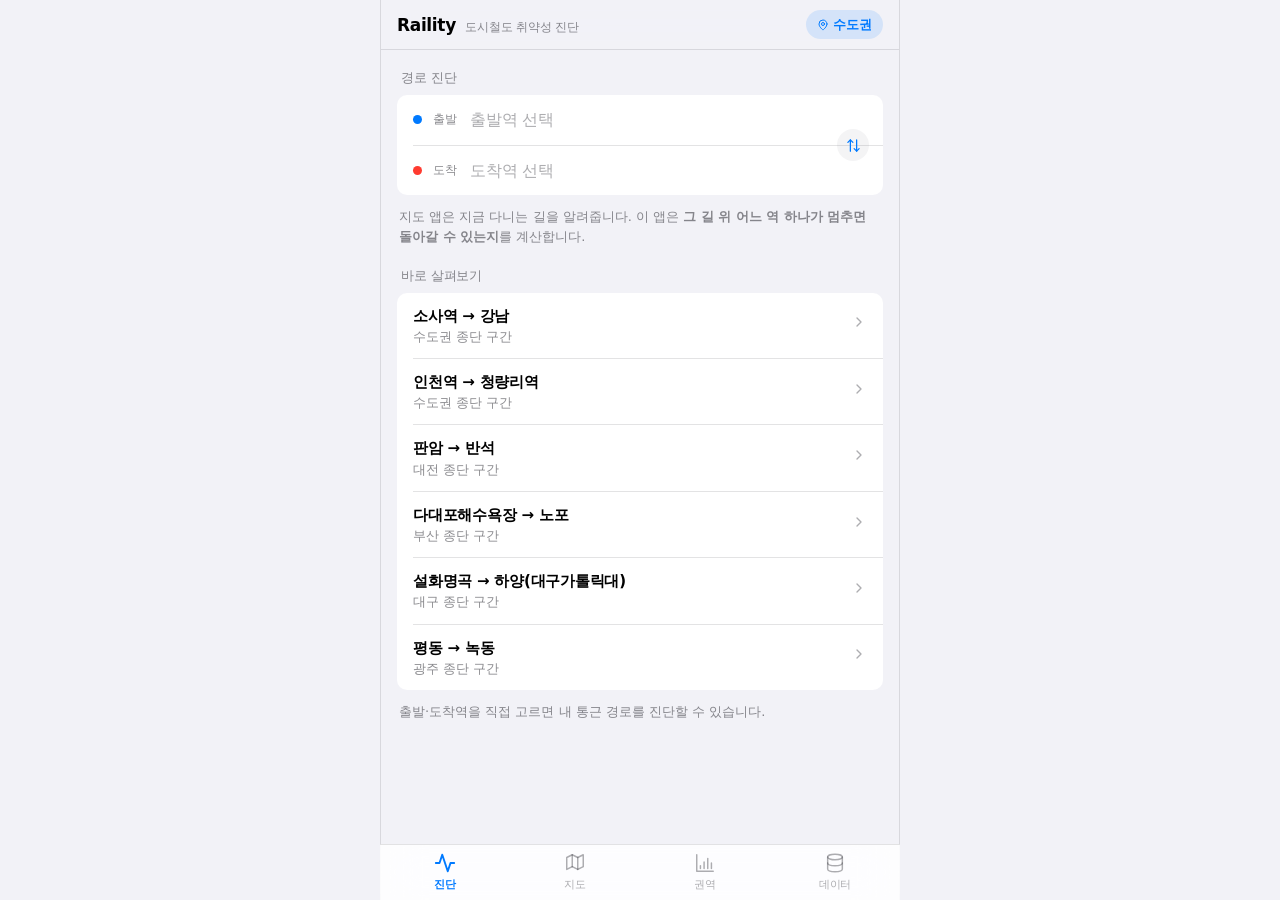
<file: raility_app/index.html>
<!doctype html>
<html lang="ko">
<head>
<meta charset="utf-8">
<meta name="viewport" content="width=device-width, initial-scale=1, viewport-fit=cover, maximum-scale=1">
<meta name="theme-color" content="#fbfcfd" media="(prefers-color-scheme: light)">
<meta name="theme-color" content="#0d1116" media="(prefers-color-scheme: dark)">
<meta name="description" content="국가철도공단 공공데이터로 내 통근 경로의 단일고장점을 진단합니다. 어느 역이 멈추면 우회할 수 없는지 알려주는 도시철도 취약성 진단 서비스.">
<meta name="apple-mobile-web-app-capable" content="yes">
<meta name="apple-mobile-web-app-status-bar-style" content="default">
<meta name="apple-mobile-web-app-title" content="Raility">
<link rel="manifest" href="manifest.webmanifest">
<link rel="apple-touch-icon" href="assets/icon-192.png">
<link rel="icon" href="assets/icon-192.png">
<link rel="stylesheet" href="assets/app.css">
<title>Raility · 도시철도 취약성 진단</title>
</head>
<body>

<header class="appbar">
  <h1>Raility</h1>
  <span class="sub">도시철도 취약성 진단</span>
  <span class="spacer"></span>
  <button class="region-btn" id="regionBtn" aria-label="검색 기준 권역 변경">
    <svg width="12" height="12" viewBox="0 0 24 24" fill="none" stroke="currentColor" stroke-width="2" stroke-linecap="round" stroke-linejoin="round">
      <path d="M20 10c0 6-8 12-8 12s-8-6-8-12a8 8 0 0 1 16 0Z"/><circle cx="12" cy="10" r="3"/>
    </svg>
    <span id="regionLabel">수도권</span>
  </button>
</header>

<!-- ── 진단 ─────────────────────────────────────────────── -->
<main class="view on" data-view="diagnose">
  <div class="eyebrow">경로 진단</div>

  <div class="od-wrap">
    <div class="od">
      <button class="od-row" id="odFromBtn">
        <span class="od-dot from"></span>
        <span class="od-label">출발</span>
        <span class="od-name empty" id="odFrom">출발역 선택</span>
      </button>
      <button class="od-row" id="odToBtn">
        <span class="od-dot to"></span>
        <span class="od-label">도착</span>
        <span class="od-name empty" id="odTo">도착역 선택</span>
      </button>
    </div>
    <button class="od-swap" id="odSwap" aria-label="출발역과 도착역 바꾸기">
      <svg width="15" height="15" viewBox="0 0 24 24" fill="none" stroke="currentColor" stroke-width="2" stroke-linecap="round" stroke-linejoin="round">
        <path d="M7 3v18"/><path d="m3 7 4-4 4 4"/><path d="M17 21V3"/><path d="m13 17 4 4 4-4"/>
      </svg>
    </button>
  </div>

  <p class="note" style="margin:12px 2px 0">
    지도 앱은 지금 다니는 길을 알려줍니다. 이 앱은 <b>그 길 위 어느 역 하나가 멈추면 돌아갈 수 있는지</b>를 계산합니다.
  </p>

  <div id="result"></div>
</main>

<!-- ── 지도 ─────────────────────────────────────────────── -->
<main class="view" data-view="map">
  <div class="eyebrow">취약구간 지도</div>
  <div class="segbar" id="mapRegions"></div>
  <p class="note" id="mapStat" style="margin:10px 2px 10px"></p>
  <div id="map"></div>
  <div class="map-legend">
    <span><i style="background:var(--risk-3)"></i>끊기면 망이 분리되는 구간·역</span>
    <span><i style="background:var(--surface);border:2px solid var(--ink-1)"></i>환승역</span>
    <span><i style="background:var(--ink-5)"></i>환승 연결</span>
  </div>
  <p class="note" style="margin:12px 2px 0">
    원의 크기는 일평균 승하차 규모입니다. 두 손가락으로 확대하거나 끌어서 이동할 수 있고, 역을 누르면 상세가 열립니다.
  </p>
</main>

<!-- ── 대전 ─────────────────────────────────────────────── -->
<main class="view" data-view="daejeon" id="viewDaejeon"></main>

<!-- ── 데이터 ───────────────────────────────────────────── -->
<main class="view" data-view="data" id="viewData"></main>

<!-- ── 하단 탭 ──────────────────────────────────────────── -->
<nav class="tabbar" role="tablist">
  <button class="tab" data-tab="diagnose" role="tab" aria-selected="true">
    <svg viewBox="0 0 24 24" fill="none" stroke="currentColor" stroke-linecap="round" stroke-linejoin="round">
      <path d="M22 12h-4l-3 9L9 3l-3 9H2"/>
    </svg>진단
  </button>
  <button class="tab" data-tab="map" role="tab" aria-selected="false">
    <svg viewBox="0 0 24 24" fill="none" stroke="currentColor" stroke-linecap="round" stroke-linejoin="round">
      <path d="m15 19-6-3-6 3V6l6-3 6 3 6-3v13l-6 3Z"/><path d="M9 3v13"/><path d="M15 6v13"/>
    </svg>지도
  </button>
  <button class="tab" data-tab="daejeon" role="tab" aria-selected="false">
    <svg viewBox="0 0 24 24" fill="none" stroke="currentColor" stroke-linecap="round" stroke-linejoin="round">
      <path d="M3 3v18h18"/><path d="M7 15v3"/><path d="M11 11v7"/><path d="M15 7v11"/><path d="M19 12v6"/>
    </svg>권역
  </button>
  <button class="tab" data-tab="data" role="tab" aria-selected="false">
    <svg viewBox="0 0 24 24" fill="none" stroke="currentColor" stroke-linecap="round" stroke-linejoin="round">
      <ellipse cx="12" cy="5.5" rx="8" ry="3"/><path d="M4 5.5v13c0 1.7 3.6 3 8 3s8-1.3 8-3v-13"/><path d="M4 12c0 1.7 3.6 3 8 3s8-1.3 8-3"/>
    </svg>데이터
  </button>
</nav>

<!-- ── 검색 시트 ────────────────────────────────────────── -->
<div class="sheet" id="sheet" role="dialog" aria-modal="true">
  <div class="sheet-scrim" id="sheetScrim"></div>
  <div class="sheet-panel">
    <div class="sheet-grip"></div>
    <div class="sheet-head">
      <h3 id="sheetTitle">역 선택</h3>
      <button id="sheetClose">닫기</button>
    </div>
    <div class="search" id="searchWrap">
      <svg width="16" height="16" viewBox="0 0 24 24" fill="none" stroke="var(--ink-4)" stroke-width="2" stroke-linecap="round">
        <circle cx="11" cy="11" r="7"/><path d="m20 20-3.5-3.5"/>
      </svg>
      <input id="searchInput" type="search" placeholder="역 이름 검색" autocomplete="off" enterkeyhint="search">
    </div>
    <div class="sheet-list" id="sheetList"></div>
  </div>
</div>

<script src="assets/data.js"></script>
<script src="assets/graph.js"></script>
<script src="assets/app.js"></script>
</body>
</html>
</file>
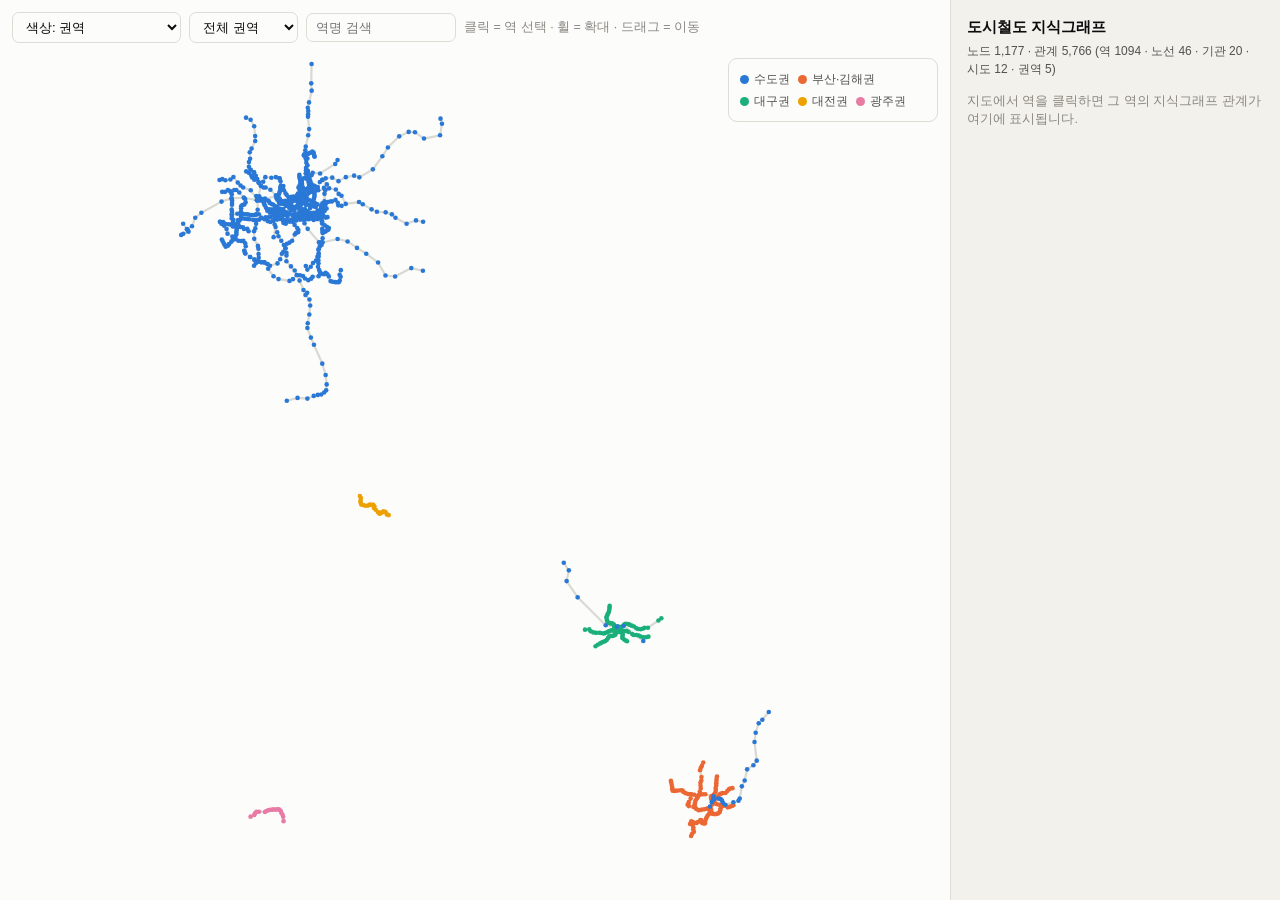
<file: kg_explorer.html>
<!DOCTYPE html>
<html lang="ko"><head><meta charset="utf-8">
<meta name="viewport" content="width=device-width,initial-scale=1">
<title>도시철도 지식그래프 탐색기</title>
<style>
:root{color-scheme:light;
 --s1:#fcfcfb; --s2:#f2f1ec; --ink:#0b0b0b; --ink2:#52514e; --ink3:#8a8880; --line:#dedcd4;}
@media (prefers-color-scheme:dark){:root{color-scheme:dark;
 --s1:#1a1a19; --s2:#232322; --ink:#fff; --ink2:#c3c2b7; --ink3:#8a8880; --line:#37372f;}}
*{box-sizing:border-box}
body{margin:0;font:14px/1.5 -apple-system,"Segoe UI","Malgun Gothic",sans-serif;
 background:var(--s1);color:var(--ink);overflow:hidden}
#wrap{display:flex;height:100vh}
#main{flex:1;position:relative;min-width:0}
canvas{display:block;cursor:crosshair}
#side{width:330px;border-left:1px solid var(--line);background:var(--s2);
 overflow-y:auto;padding:16px;flex-shrink:0}
#bar{position:absolute;top:12px;left:12px;right:12px;display:flex;gap:8px;
 flex-wrap:wrap;align-items:center;z-index:5}
select,input{font:13px inherit;padding:6px 9px;border:1px solid var(--line);
 border-radius:7px;background:var(--s1);color:var(--ink)}
input{width:150px}
h1{font-size:15px;margin:0 0 3px}
h2{font-size:12px;text-transform:uppercase;letter-spacing:.05em;color:var(--ink3);
 margin:20px 0 7px;font-weight:600}
.sub{color:var(--ink2);font-size:12px;margin:0 0 14px}
.kv{display:flex;justify-content:space-between;gap:10px;padding:4px 0;
 border-bottom:1px solid var(--line);font-size:13px}
.kv span:first-child{color:var(--ink2);flex-shrink:0}
.kv span:last-child{text-align:right;font-variant-numeric:tabular-nums}
.tri{font-size:12.5px;padding:5px 0;border-bottom:1px solid var(--line);color:var(--ink2)}
.tri b{color:var(--ink);font-weight:600}
.pred{display:inline-block;font-size:10.5px;padding:1px 6px;border-radius:4px;
 background:var(--line);color:var(--ink2);margin-right:6px;font-family:ui-monospace,monospace}
.pill{display:inline-flex;align-items:center;gap:5px;font-size:12px;margin:2px 8px 2px 0;color:var(--ink2)}
.dot{width:9px;height:9px;border-radius:50%;flex-shrink:0}
.hint{color:var(--ink3);font-size:12.5px}
#legend{position:absolute;right:12px;top:58px;background:var(--s1);
 border:1px solid var(--line);border-radius:9px;padding:9px 11px;max-width:210px}
.badge{display:inline-block;padding:1px 7px;border-radius:99px;font-size:11px;
 background:#eb683422;color:#eb6834;margin-left:6px}
@media (prefers-color-scheme:dark){.badge{background:#d9592633;color:#d95926}}
</style></head><body>
<div id="wrap">
 <div id="main">
  <div id="bar">
   <select id="color">
    <option value="area">색상: 권역</option>
    <option value="impact">색상: 승객가중 영향도</option>
    <option value="btw">색상: 매개중심성</option>
    <option value="cut">색상: 단절 유발 여부</option>
   </select>
   <select id="area"><option value="">전체 권역</option></select>
   <input id="q" placeholder="역명 검색">
   <span class="hint">클릭 = 역 선택 · 휠 = 확대 · 드래그 = 이동</span>
  </div>
  <canvas id="cv"></canvas>
  <div id="legend"></div>
 </div>
 <div id="side">
  <h1>도시철도 지식그래프</h1>
  <p class="sub" id="stat"></p>
  <div id="detail"><p class="hint">지도에서 역을 클릭하면 그 역의 지식그래프 관계가 여기에 표시됩니다.</p></div>
 </div>
</div>
<script>
const D={"nodes":[["신사",37.5161,127.0198,32,"경기도 신분당선","서울특별시",0,0.0189,0.3674,0,"도시철도 환승역"],["논현",37.5111,127.0214,32,"경기도 신분당선","서울특별시",0,0.0208,0.5932,0,"도시철도 환승역"],["신논현",37.5046,127.0245,32,"경기도 신분당선","서울특별시",0,0.0699,0.5342,0,"도시철도 환승역"],["강남",37.4974,127.0279,32,"경기도 신분당선","서울특별시",0,0.0716,0.5281,0,"도시철도 환승역"],["양재(서초구청)",37.4845,127.0341,32,"경기도 신분당선","서울특별시",0,0.0747,0.8303,0,"도시철도 환승역"],["양재시민의숲(매헌)",37.471,127.0384,32,"경기도 신분당선","서울특별시",0,0.0711,0.5664,0,"도시철도 일반역"],["청계산입구",37.4487,127.0543,32,"경기도 신분당선","서울특별시",0,0.0691,0.424,0,"도시철도 일반역"],["판교",37.3957,127.1112,32,"경기도 신분당선","경기도",0,0.0682,0.3728,0,"도시철도 환승역"],["정자",37.3682,127.1084,32,"경기도 신분당선","경기도",0,0.0465,0.3419,0,"도시철도 환승역"],["미금",37.3512,127.1089,32,"경기도 신분당선","경기도",0,0.031,0.8448,1,"도시철도 환승역"],["동천",37.3387,127.1028,32,"경기도 신분당선","경기도",0,0.0126,0.6108,1,"도시철도 일반역"],["수지구청",37.323,127.0956,32,"경기도 신분당선","경기도",0,0.0101,0.483,1,"도시철도 일반역"],["성복",37.314,127.0808,32,"경기도 신분당선","경기도",0,0.0076,0.3664,1,"도시철도 일반역"],["상현",37.2987,127.0696,32,"경기도 신분당선","경기도",0,0.005,0.2546,1,"도시철도 일반역"],["광교중앙(아주대)",37.2877,127.0526,32,"경기도 신분당선","경기도",0,0.0025,0.1487,1,"도시철도 일반역"],["광교(경기대)",37.3017,127.0449,32,"경기도 신분당선","경기도",0,0.0,0.0482,0,"도시철도 일반역"],["기흥(백남준아트센터)",37.2755,127.117,34,"경기도 용인경전철","경기도",0,0.0348,0.511,1,"환승역"],["강남대",37.2702,127.1261,34,"경기도 용인경전철","경기도",0,0.0324,0.4844,1,"일반역"],["지석",37.2697,127.1363,34,"경기도 용인경전철","경기도",0,0.0299,0.4406,1,"일반역"],["어정",37.275,127.1437,34,"경기도 용인경전철","경기도",0,0.0275,0.3988,1,"일반역"],["동백(용인세브란스)",37.2691,127.1527,34,"경기도 용인경전철","경기도",0,0.025,0.358,1,"일반역"],["초당",37.2608,127.1595,34,"경기도 용인경전철","경기도",0,0.0225,0.3186,1,"일반역"],["삼가",37.2421,127.1682,34,"경기도 용인경전철","경기도",0,0.02,0.2812,1,"일반역"],["시청·용인대",37.2394,127.1789,34,"경기도 용인경전철","경기도",0,0.0176,0.2471,1,"일반역"],["명지대",37.2381,127.1903,34,"경기도 용인경전철","경기도",0,0.0151,0.2133,1,"일반역"],["김량장",37.2373,127.1986,34,"경기도 용인경전철","경기도",0,0.0126,0.1796,1,"일반역"],["용인중앙시장(용인예술과학대)",37.2379,127.2091,34,"경기도 용인경전철","경기도",0,0.0101,0.1458,1,"일반역"],["고진",37.2446,127.2142,34,"경기도 용인경전철","경기도",0,0.0076,0.1122,1,"일반역"],["보평",37.259,127.2185,34,"경기도 용인경전철","경기도",0,0.005,0.0791,1,"일반역"],["둔전",37.2672,127.2136,34,"경기도 용인경전철","경기도",0,0.0025,0.0471,1,"일반역"],["전대·에버랜드",37.2854,127.2195,34,"경기도 용인경전철","경기도",0,0.0,0.0151,0,"일반역"],["서울",37.553,126.9698,37,"공항철도주식회사","서울특별시",0,0.0002,0.2566,0,"환승역"],["공덕",37.5427,126.9516,37,"공항철도주식회사","서울특별시",0,0.0032,0.494,0,"환승역"],["홍대입구",37.5577,126.9265,37,"공항철도주식회사","서울특별시",0,0.0025,0.4085,0,"환승역"],["디지털미디어시티",37.5774,126.898,37,"공항철도주식회사","서울특별시",0,0.0485,0.4263,0,"환승역"],["마곡나루",37.5658,126.8276,37,"공항철도주식회사","서울특별시",0,0.0747,0.3665,0,"환승역"],["김포공항",37.5621,126.8015,37,"공항철도주식회사","서울특별시",0,0.0805,0.6748,0,"환승역"],["계양",37.5718,126.7363,37,"공항철도주식회사","인천광역시",0,0.0573,0.5457,0,"환승역"],["검암",37.5692,126.6735,37,"공항철도주식회사","인천광역시",0,0.0466,0.7437,1,"환승역"],["청라국제도시",37.5565,126.6247,37,"공항철도주식회사","인천광역시",0,0.0275,0.4007,1,"일반역"],["영종",37.5121,126.5242,37,"공항철도주식회사","인천광역시",0,0.025,0.2976,1,"일반역"],["운서",37.4928,126.4937,37,"공항철도주식회사","인천광역시",0,0.0225,0.2233,1,"일반역"],["공항화물청사",37.459,126.4774,37,"공항철도주식회사","인천광역시",0,0.02,0.1545,1,"일반역"],["인천공항1터미널",37.4476,126.4523,37,"공항철도주식회사","인천광역시",0,0.0176,0.0902,1,"환승역"],["인천공항2터미널",37.4687,126.4334,37,"공항철도주식회사","인천광역시",0,0.0,0.0279,0,"일반역"],["녹동",35.107,126.9339,13,"광주교통공사","광주광역시",4,0.0,0.0,0,"일반역"],["소태",35.1241,126.932,13,"광주교통공사","광주광역시",4,0.0,0.0,0,"일반역"],["학동증심사입구",35.133,126.9284,13,"광주교통공사","광주광역시",4,0.0,0.0,0,"일반역"],["남광주",35.139,126.9232,13,"광주교통공사","광주광역시",4,0.0,0.0,0,"일반역"],["문화전당(구도청)",35.1466,126.9201,13,"광주교통공사","광주광역시",4,0.0,0.0,0,"일반역"],["금남로4가",35.151,126.9144,13,"광주교통공사","광주광역시",4,0.0,0.0,0,"일반역"],["금남로5가",35.1537,126.91,13,"광주교통공사","광주광역시",4,0.0,0.0,0,"일반역"],["양동시장",35.1542,126.9011,13,"광주교통공사","광주광역시",4,0.0,0.0,0,"일반역"],["돌고개",35.152,126.8956,13,"광주교통공사","광주광역시",4,0.0,0.0,0,"일반역"],["농성",35.1534,126.884,13,"광주교통공사","광주광역시",4,0.0,0.0,0,"일반역"],["화정",35.1521,126.8767,13,"광주교통공사","광주광역시",4,0.0,0.0,0,"일반역"],["쌍촌",35.1518,126.8695,13,"광주교통공사","광주광역시",4,0.0,0.0,0,"일반역"],["운천",35.1505,126.8587,13,"광주교통공사","광주광역시",4,0.0,0.0,0,"일반역"],["상무",35.1468,126.8486,13,"광주교통공사","광주광역시",4,0.0,0.0,0,"일반역"],["김대중컨벤션센터(마륵)",35.1432,126.8414,13,"광주교통공사","광주광역시",4,0.0,0.0,0,"일반역"],["공항",35.1442,126.8115,13,"광주교통공사","광주광역시",4,0.0,0.0,0,"일반역"],["송정공원",35.1436,126.7992,13,"광주교통공사","광주광역시",4,0.0,0.0,0,"일반역"],["광주송정역",35.1375,126.7915,13,"광주교통공사","광주광역시",4,0.0,0.0,0,"일반역"],["도산",35.1317,126.7879,13,"광주교통공사","광주광역시",4,0.0,0.0,0,"일반역"],["평동",35.1247,126.7696,13,"광주교통공사","광주광역시",4,0.0,0.0,0,"일반역"],["동구릉",37.6106,127.1351,6,"구리도시공사","경기도",0,0.0,0.0946,0,"일반역"],["구리(구리전통시장)",37.6026,127.1407,6,"구리도시공사","경기도",0,0.0106,0.361,1,"일반역"],["장자호수공원",37.5872,127.1379,6,"구리도시공사","경기도",0,0.0071,0.1977,0,"일반역"],["양촌역",37.6416,126.6147,14,"김포골드라인에스알에스㈜","경기도",0,0.0,0.0316,0,"일반역"],["구래역",37.6454,126.6285,14,"김포골드라인에스알에스㈜","경기도",0,0.0025,0.1468,1,"일반역"],["마산역",37.6406,126.6439,14,"김포골드라인에스알에스㈜","경기도",0,0.005,0.3119,1,"일반역"],["장기역",37.644,126.669,14,"김포골드라인에스알에스㈜","경기도",0,0.0076,0.4813,1,"일반역"],["운양역",37.6539,126.6838,14,"김포골드라인에스알에스㈜","경기도",0,0.0101,0.6525,1,"일반역"],["걸포북변역",37.6316,126.7057,14,"김포골드라인에스알에스㈜","경기도",0,0.0126,0.8402,1,"일반역"],["사우역",37.6204,126.7197,14,"김포골드라인에스알에스㈜","경기도",0,0.0151,1.0409,1,"일반역"],["풍무역",37.6123,126.7326,14,"김포골드라인에스알에스㈜","경기도",0,0.0176,1.2401,1,"일반역"],["고촌역",37.6013,126.7704,14,"김포골드라인에스알에스㈜","경기도",0,0.02,1.4532,1,"일반역"],["김포공항역",37.5623,126.8018,14,"김포골드라인에스알에스㈜","서울특별시",0,0.0225,1.6482,1,"환승역"],["샛강",37.5172,126.9294,29,"남서울경전철 주식회사","서울특별시",0,0.0292,0.4395,0,"환승역"],["대방",37.5128,126.9253,29,"남서울경전철 주식회사","서울특별시",0,0.0298,1.1351,0,"환승역"],["서울지방병무청",37.506,126.9228,29,"남서울경전철 주식회사","서울특별시",0,0.0258,0.9595,0,"일반역"],["보라매",37.5003,126.9205,29,"남서울경전철 주식회사","서울특별시",0,0.0271,1.085,0,"환승역"],["보라매공원",37.4952,126.9183,29,"남서울경전철 주식회사","서울특별시",0,0.0138,0.7142,0,"일반역"],["보라매병원",37.493,126.9239,29,"남서울경전철 주식회사","서울특별시",0,0.0123,0.6533,0,"일반역"],["당곡",37.49,126.9276,29,"남서울경전철 주식회사","서울특별시",0,0.011,0.6188,0,"일반역"],["신림",37.4849,126.9296,29,"남서울경전철 주식회사","서울특별시",0,0.0141,1.2823,1,"환승역"],["서원",37.4783,126.9332,29,"남서울경전철 주식회사","서울특별시",0,0.005,0.7594,1,"일반역"],["서울대벤처타운",37.472,126.934,29,"남서울경전철 주식회사","서울특별시",0,0.0025,0.4408,1,"일반역"],["관악산",37.4692,126.945,29,"남서울경전철 주식회사","서울특별시",0,0.0,0.138,0,"일반역"],["진접역",37.7205,127.2032,43,"남양주도시공사","경기도",0,0.0,0.0693,0,"일반역"],["오남역",37.7054,127.1916,43,"남양주도시공사","경기도",0,0.0025,0.1678,1,"일반역"],["별내별가람역",37.6678,127.1162,43,"남양주도시공사","경기도",0,0.005,0.2368,1,"일반역"],["별내역",37.6425,127.1273,30,"남양주도시공사","경기도",0,0.0098,0.0152,0,"환승역"],["다산역",37.6244,127.1498,30,"남양주도시공사","경기도",0,0.0089,0.0152,0,"일반역"],["설화명곡",35.7986,128.4894,16,"대구교통공사","대구광역시",2,0.0,0.0,0,"일반역"],["화원",35.8043,128.5004,16,"대구교통공사","대구광역시",2,0.0,0.0,0,"일반역"],["대곡(정부대구청사)",35.8096,128.5126,16,"대구교통공사","대구광역시",2,0.0,0.0,0,"일반역"],["진천",35.8138,128.5224,16,"대구교통공사","대구광역시",2,0.0,0.0,0,"일반역"],["월배",35.8161,128.5301,16,"대구교통공사","대구광역시",2,0.0,0.0,0,"일반역"],["상인",35.8189,128.5376,16,"대구교통공사","대구광역시",2,0.0,0.0,0,"일반역"],["월촌",35.8237,128.5455,16,"대구교통공사","대구광역시",2,0.0,0.0,0,"일반역"],["송현",35.8311,128.5518,16,"대구교통공사","대구광역시",2,0.0,0.0,0,"일반역"],["서부정류장(관문시장)",35.8373,128.5571,16,"대구교통공사","대구광역시",2,0.0,0.0,0,"일반역"],["대명",35.8393,128.5653,16,"대구교통공사","대구광역시",2,0.0,0.0,0,"일반역"],["안지랑",35.8392,128.574,16,"대구교통공사","대구광역시",2,0.0,0.0,0,"일반역"],["현충로",35.8407,128.5808,16,"대구교통공사","대구광역시",2,0.0,0.0,0,"일반역"],["영대병원",35.8443,128.5882,16,"대구교통공사","대구광역시",2,0.0,0.0,0,"일반역"],["교대",35.8511,128.5906,16,"대구교통공사","대구광역시",2,0.0,0.0,0,"일반역"],["명덕(2.28민주운동기념회관)",35.8574,128.5909,16,"대구교통공사","대구광역시",2,0.0,0.0,0,"환승역"],["반월당",35.8639,128.5933,16,"대구교통공사","대구광역시",2,0.0,0.0,0,"환승역"],["중앙로",35.8709,128.5939,16,"대구교통공사","대구광역시",2,0.0,0.0,0,"일반역"],["대구역",35.8764,128.5969,16,"대구교통공사","대구광역시",2,0.0,0.0,0,"일반역"],["칠성시장",35.8762,128.6049,16,"대구교통공사","대구광역시",2,0.0,0.0,0,"일반역"],["신천(경북대입구)",35.8745,128.6172,16,"대구교통공사","대구광역시",2,0.0,0.0,0,"일반역"],["동대구역",35.8776,128.6272,16,"대구교통공사","대구광역시",2,0.0,0.0,0,"일반역"],["동구청(큰고개)",35.8845,128.6323,16,"대구교통공사","대구광역시",2,0.0,0.0,0,"일반역"],["아양교(대구국제공항입구)",35.8872,128.6396,16,"대구교통공사","대구광역시",2,0.0,0.0,0,"일반역"],["동촌(동촌유원지)",35.886,128.6505,16,"대구교통공사","대구광역시",2,0.0,0.0,0,"일반역"],["해안",35.8838,128.6591,16,"대구교통공사","대구광역시",2,0.0,0.0,0,"일반역"],["방촌",35.8799,128.6698,16,"대구교통공사","대구광역시",2,0.0,0.0,0,"일반역"],["용계",35.8763,128.6814,16,"대구교통공사","대구광역시",2,0.0,0.0,0,"일반역"],["율하",35.8698,128.6928,16,"대구교통공사","대구광역시",2,0.0,0.0,0,"일반역"],["신기",35.8668,128.7017,16,"대구교통공사","대구광역시",2,0.0,0.0,0,"일반역"],["반야월",35.8659,128.7137,16,"대구교통공사","대구광역시",2,0.0,0.0,0,"일반역"],["각산",35.8679,128.7238,16,"대구교통공사","대구광역시",2,0.0,0.0,0,"일반역"],["안심(혁신도시·첨복단지)",35.8712,128.7338,16,"대구교통공사","대구광역시",2,0.0,0.0,0,"일반역"],["대구한의대병원",35.8717,128.7508,16,"대구교통공사","대구광역시",2,0.0,0.0,0,"일반역"],["부호(경일대·호산대)",35.9003,128.8031,16,"대구교통공사","경상북도",2,0.0,0.0,0,"일반역"],["하양(대구가톨릭대)",35.9094,128.8175,16,"대구교통공사","경상북도",2,0.0,0.0,0,"일반역"],["문양",35.8641,128.437,17,"대구교통공사","대구광역시",2,0.0,0.0,0,"일반역"],["다사",35.865,128.4583,17,"대구교통공사","대구광역시",2,0.0,0.0,0,"일반역"],["대실",35.8573,128.4656,17,"대구교통공사","대구광역시",2,0.0,0.0,0,"일반역"],["강창",35.8531,128.479,17,"대구교통공사","대구광역시",2,0.0,0.0,0,"일반역"],["계명대",35.8515,128.492,17,"대구교통공사","대구광역시",2,0.0,0.0,0,"일반역"],["성서산업단지",35.8518,128.5072,17,"대구교통공사","대구광역시",2,0.0,0.0,0,"일반역"],["이곡",35.8506,128.5158,17,"대구교통공사","대구광역시",2,0.0,0.0,0,"일반역"],["용산(서부법원․검찰청입구)",35.8491,128.5288,17,"대구교통공사","대구광역시",2,0.0,0.0,0,"일반역"],["죽전",35.8504,128.5371,17,"대구교통공사","대구광역시",2,0.0,0.0,0,"일반역"],["감삼",35.8543,128.5479,17,"대구교통공사","대구광역시",2,0.0,0.0,0,"일반역"],["두류",35.8572,128.5555,17,"대구교통공사","대구광역시",2,0.0,0.0,0,"일반역"],["내당",35.8602,128.5646,17,"대구교통공사","대구광역시",2,0.0,0.0,0,"일반역"],["반고개",35.8623,128.5728,17,"대구교통공사","대구광역시",2,0.0,0.0,0,"일반역"],["청라언덕",35.865,128.5823,17,"대구교통공사","대구광역시",2,0.0,0.0,0,"환승역"],["반월당",35.8656,128.5933,17,"대구교통공사","대구광역시",2,0.0,0.0,0,"환승역"],["경대병원",35.8631,128.6032,17,"대구교통공사","대구광역시",2,0.0,0.0,0,"일반역"],["대구은행(대구교육청)",35.8599,128.614,17,"대구교통공사","대구광역시",2,0.0,0.0,0,"일반역"],["범어",35.8591,128.6257,17,"대구교통공사","대구광역시",2,0.0,0.0,0,"일반역"],["수성구청(KBS)",35.8587,128.636,17,"대구교통공사","대구광역시",2,0.0,0.0,0,"일반역"],["만촌",35.8588,128.645,17,"대구교통공사","대구광역시",2,0.0,0.0,0,"일반역"],["담티(수성대·대륜)",35.8548,128.6542,17,"대구교통공사","대구광역시",2,0.0,0.0,0,"일반역"],["연호",35.8465,128.6719,17,"대구교통공사","대구광역시",2,0.0,0.0,0,"일반역"],["수성알파시티(삼성라이온즈파크)",35.8427,128.68,17,"대구교통공사","대구광역시",2,0.0,0.0,0,"일반역"],["고산",35.843,128.6934,17,"대구교통공사","대구광역시",2,0.0,0.0,0,"일반역"],["신매",35.8408,128.705,17,"대구교통공사","대구광역시",2,0.0,0.0,0,"일반역"],["사월",35.8371,128.7152,17,"대구교통공사","대구광역시",2,0.0,0.0,0,"일반역"],["정평",35.8341,128.7287,17,"대구교통공사","경상북도",2,0.0,0.0,0,"일반역"],["임당",35.8341,128.7411,17,"대구교통공사","경상북도",2,0.0,0.0,0,"일반역"],["영남대",35.8364,128.753,17,"대구교통공사","경상북도",2,0.0,0.0,0,"일반역"],["칠곡경대병원",35.9584,128.5599,18,"대구교통공사","대구광역시",2,0.0,0.0,0,"일반역"],["학정",35.9516,128.5592,18,"대구교통공사","대구광역시",2,0.0,0.0,0,"일반역"],["팔거(국립농관원통계청)",35.944,128.5583,18,"대구교통공사","대구광역시",2,0.0,0.0,0,"일반역"],["동천",35.9377,128.5567,18,"대구교통공사","대구광역시",2,0.0,0.0,0,"일반역"],["칠곡운암",35.9315,128.5545,18,"대구교통공사","대구광역시",2,0.0,0.0,0,"일반역"],["구암(과학대보건대입구)",35.9257,128.5503,18,"대구교통공사","대구광역시",2,0.0,0.0,0,"일반역"],["태전",35.9196,128.5474,18,"대구교통공사","대구광역시",2,0.0,0.0,0,"일반역"],["매천",35.9126,128.5434,18,"대구교통공사","대구광역시",2,0.0,0.0,0,"일반역"],["매천시장",35.9044,128.5458,18,"대구교통공사","대구광역시",2,0.0,0.0,0,"일반역"],["팔달",35.8978,128.5468,18,"대구교통공사","대구광역시",2,0.0,0.0,0,"일반역"],["공단",35.892,128.5536,18,"대구교통공사","대구광역시",2,0.0,0.0,0,"일반역"],["만평",35.8899,128.561,18,"대구교통공사","대구광역시",2,0.0,0.0,0,"일반역"],["팔달시장",35.8888,128.5679,18,"대구교통공사","대구광역시",2,0.0,0.0,0,"일반역"],["원대",35.8879,128.5744,18,"대구교통공사","대구광역시",2,0.0,0.0,0,"일반역"],["북구청 (대구iM뱅크파크)",35.8838,128.5814,18,"대구교통공사","대구광역시",2,0.0,0.0,0,"일반역"],["달성공원",35.8757,128.5821,18,"대구교통공사","대구광역시",2,0.0,0.0,0,"일반역"],["서문시장(동산병원)",35.8697,128.5822,18,"대구교통공사","대구광역시",2,0.0,0.0,0,"일반역"],["청라언덕(신남)",35.8642,128.5824,18,"대구교통공사","대구광역시",2,0.0,0.0,0,"환승역"],["남산(계명네거리)",35.8567,128.5835,18,"대구교통공사","대구광역시",2,0.0,0.0,0,"일반역"],["명덕(2·28민주운동기념회관)",35.8569,128.59,18,"대구교통공사","대구광역시",2,0.0,0.0,0,"환승역"],["건들바위",35.8554,128.5997,18,"대구교통공사","대구광역시",2,0.0,0.0,0,"일반역"],["대봉교",35.855,128.6064,18,"대구교통공사","대구광역시",2,0.0,0.0,0,"일반역"],["수성시장",35.8543,128.616,18,"대구교통공사","대구광역시",2,0.0,0.0,0,"일반역"],["수성구민운동장",35.8524,128.6251,18,"대구교통공사","대구광역시",2,0.0,0.0,0,"일반역"],["어린이세상",35.8452,128.6245,18,"대구교통공사","대구광역시",2,0.0,0.0,0,"일반역"],["황금",35.8391,128.6239,18,"대구교통공사","대구광역시",2,0.0,0.0,0,"일반역"],["수성못(TBC)",35.8314,128.6232,18,"대구교통공사","대구광역시",2,0.0,0.0,0,"일반역"],["지산",35.8252,128.632,18,"대구교통공사","대구광역시",2,0.0,0.0,0,"일반역"],["범물",35.8208,128.6401,18,"대구교통공사","대구광역시",2,0.0,0.0,0,"일반역"],["용지",35.8183,128.6465,18,"대구교통공사","대구광역시",2,0.0,0.0,0,"일반역"],["판암",36.3169,127.4583,19,"대전교통공사","대전광역시",3,0.0,0.0,0,"일반역"],["신흥",36.3197,127.4488,19,"대전교통공사","대전광역시",3,0.0,0.0,0,"일반역"],["대동",36.3295,127.4428,19,"대전교통공사","대전광역시",3,0.0,0.0,0,"일반역"],["대전",36.3316,127.4331,19,"대전교통공사","대전광역시",3,0.0,0.0,0,"일반역"],["중앙로",36.3287,127.4258,19,"대전교통공사","대전광역시",3,0.0,0.0,0,"일반역"],["중구청",36.3248,127.4196,19,"대전교통공사","대전광역시",3,0.0,0.0,0,"일반역"],["서대전네거리",36.3224,127.4125,19,"대전교통공사","대전광역시",3,0.0,0.0,0,"일반역"],["오룡",36.3286,127.405,19,"대전교통공사","대전광역시",3,0.0,0.0,0,"일반역"],["용문",36.3383,127.3933,19,"대전교통공사","대전광역시",3,0.0,0.0,0,"일반역"],["탄방",36.3454,127.3846,19,"대전교통공사","대전광역시",3,0.0,0.0,0,"일반역"],["시청",36.3517,127.3867,19,"대전교통공사","대전광역시",3,0.0,0.0,0,"일반역"],["정부청사",36.3577,127.381,19,"대전교통공사","대전광역시",3,0.0,0.0,0,"일반역"],["갈마",36.3575,127.3726,19,"대전교통공사","대전광역시",3,0.0,0.0,0,"일반역"],["월평",36.3583,127.3644,19,"대전교통공사","대전광역시",3,0.0,0.0,0,"일반역"],["갑천",36.3546,127.3545,19,"대전교통공사","대전광역시",3,0.0,0.0,0,"일반역"],["유성온천",36.3537,127.3415,19,"대전교통공사","대전광역시",3,0.0,0.0,0,"일반역"],["구암",36.3566,127.3308,19,"대전교통공사","대전광역시",3,0.0,0.0,0,"일반역"],["현충원",36.359,127.3215,19,"대전교통공사","대전광역시",3,0.0,0.0,0,"일반역"],["월드컵경기장",36.3668,127.3179,19,"대전교통공사","대전광역시",3,0.0,0.0,0,"일반역"],["노은",36.3742,127.3178,19,"대전교통공사","대전광역시",3,0.0,0.0,0,"일반역"],["지족",36.3841,127.3195,19,"대전교통공사","대전광역시",3,0.0,0.0,0,"일반역"],["반석",36.3921,127.3146,19,"대전교통공사","대전광역시",3,0.0,0.0,0,"일반역"],["다대포해수욕장",35.0482,128.9659,22,"부산광역시 부산교통공사","부산광역시",1,0.0,0.0,0,"일반역"],["다대포항",35.0573,128.9712,22,"부산광역시 부산교통공사","부산광역시",1,0.0,0.0,0,"일반역"],["낫개",35.0652,128.9797,22,"부산광역시 부산교통공사","부산광역시",1,0.0,0.0,0,"일반역"],["신장림",35.0742,128.9765,22,"부산광역시 부산교통공사","부산광역시",1,0.0,0.0,0,"일반역"],["장림",35.0816,128.9773,22,"부산광역시 부산교통공사","부산광역시",1,0.0,0.0,0,"일반역"],["동매",35.0898,128.974,22,"부산광역시 부산교통공사","부산광역시",1,0.0,0.0,0,"일반역"],["신평",35.0956,128.9606,22,"부산광역시 부산교통공사","부산광역시",1,0.0,0.0,0,"일반역"],["하단",35.1061,128.9667,22,"부산광역시 부산교통공사","부산광역시",1,0.0,0.0,0,"일반역"],["당리",35.1033,128.9742,22,"부산광역시 부산교통공사","부산광역시",1,0.0,0.0,0,"일반역"],["사하",35.0997,128.9833,22,"부산광역시 부산교통공사","부산광역시",1,0.0,0.0,0,"일반역"],["괴정",35.1,128.9925,22,"부산광역시 부산교통공사","부산광역시",1,0.0,0.0,0,"일반역"],["대티",35.1031,128.9997,22,"부산광역시 부산교통공사","부산광역시",1,0.0,0.0,0,"일반역"],["서대신",35.1108,129.0119,22,"부산광역시 부산교통공사","부산광역시",1,0.0,0.0,0,"일반역"],["동대신",35.1106,129.0176,22,"부산광역시 부산교통공사","부산광역시",1,0.0,0.0,0,"일반역"],["토성",35.1008,129.0197,22,"부산광역시 부산교통공사","부산광역시",1,0.0,0.0,0,"일반역"],["자갈치",35.0975,129.0269,22,"부산광역시 부산교통공사","부산광역시",1,0.0,0.0,0,"일반역"],["남포",35.0978,129.0347,22,"부산광역시 부산교통공사","부산광역시",1,0.0,0.0,0,"일반역"],["중앙",35.1039,129.0364,22,"부산광역시 부산교통공사","부산광역시",1,0.0,0.0,0,"일반역"],["부산역",35.1153,129.0397,22,"부산광역시 부산교통공사","부산광역시",1,0.0,0.0,0,"일반역"],["초량",35.1211,129.043,22,"부산광역시 부산교통공사","부산광역시",1,0.0,0.0,0,"일반역"],["부산진",35.1278,129.0478,22,"부산광역시 부산교통공사","부산광역시",1,0.0,0.0,0,"일반역"],["좌천",35.1342,129.0542,22,"부산광역시 부산교통공사","부산광역시",1,0.0,0.0,0,"일반역"],["범일",35.1414,129.0594,22,"부산광역시 부산교통공사","부산광역시",1,0.0,0.0,0,"일반역"],["범내골",35.1472,129.0592,22,"부산광역시 부산교통공사","부산광역시",1,0.0,0.0,0,"일반역"],["서면",35.1578,129.0592,22,"부산광역시 부산교통공사","부산광역시",1,0.0,0.0,0,"환승역"],["부전",35.1625,129.0628,22,"부산광역시 부산교통공사","부산광역시",1,0.0,0.0,0,"일반역"],["양정",35.173,129.0712,22,"부산광역시 부산교통공사","부산광역시",1,0.0,0.0,0,"일반역"],["시청(연제)",35.1797,129.0767,22,"부산광역시 부산교통공사","부산광역시",1,0.0,0.0,0,"일반역"],["연산",35.1861,129.0817,22,"부산광역시 부산교통공사","부산광역시",1,0.0,0.0,0,"환승역"],["교대",35.1958,129.08,22,"부산광역시 부산교통공사","부산광역시",1,0.0,0.0,0,"환승역"],["동래",35.2056,129.0785,22,"부산광역시 부산교통공사","부산광역시",1,0.0,0.0,0,"환승역"],["명륜",35.2122,129.0794,22,"부산광역시 부산교통공사","부산광역시",1,0.0,0.0,0,"일반역"],["온천장",35.2206,129.0867,22,"부산광역시 부산교통공사","부산광역시",1,0.0,0.0,0,"일반역"],["부산대",35.23,129.0894,22,"부산광역시 부산교통공사","부산광역시",1,0.0,0.0,0,"일반역"],["장전",35.2381,129.0881,22,"부산광역시 부산교통공사","부산광역시",1,0.0,0.0,0,"일반역"],["구서",35.2474,129.0913,22,"부산광역시 부산교통공사","부산광역시",1,0.0,0.0,0,"일반역"],["두실",35.2569,129.0914,22,"부산광역시 부산교통공사","부산광역시",1,0.0,0.0,0,"일반역"],["남산",35.2653,129.0925,22,"부산광역시 부산교통공사","부산광역시",1,0.0,0.0,0,"일반역"],["범어사",35.2733,129.0927,22,"부산광역시 부산교통공사","부산광역시",1,0.0,0.0,0,"일반역"],["노포",35.2836,129.095,22,"부산광역시 부산교통공사","부산광역시",1,0.0,0.0,0,"일반역"],["장산",35.17,129.1769,23,"부산광역시 부산교통공사","부산광역시",1,0.0,0.0,0,"일반역"],["중동",35.1667,129.1689,23,"부산광역시 부산교통공사","부산광역시",1,0.0,0.0,0,"일반역"],["해운대",35.1635,129.1586,23,"부산광역시 부산교통공사","부산광역시",1,0.0,0.0,0,"일반역"],["동백",35.1615,129.1479,23,"부산광역시 부산교통공사","부산광역시",1,0.0,0.0,0,"일반역"],["벡스코",35.1691,129.1384,23,"부산광역시 부산교통공사","부산광역시",1,0.0,0.0,0,"환승역"],["센텀시티",35.1689,129.1318,23,"부산광역시 부산교통공사","부산광역시",1,0.0,0.0,0,"일반역"],["민락",35.1672,129.1219,23,"부산광역시 부산교통공사","부산광역시",1,0.0,0.0,0,"일반역"],["수영",35.1658,129.1148,23,"부산광역시 부산교통공사","부산광역시",1,0.0,0.0,0,"환승역"],["광안",35.1579,129.1132,23,"부산광역시 부산교통공사","부산광역시",1,0.0,0.0,0,"일반역"],["금련산",35.1499,129.111,23,"부산광역시 부산교통공사","부산광역시",1,0.0,0.0,0,"일반역"],["남천",35.1422,129.108,23,"부산광역시 부산교통공사","부산광역시",1,0.0,0.0,0,"일반역"],["경성대·부경대",35.1376,129.1005,23,"부산광역시 부산교통공사","부산광역시",1,0.0,0.0,0,"일반역"],["대연",35.1351,129.0922,23,"부산광역시 부산교통공사","부산광역시",1,0.0,0.0,0,"일반역"],["못골",35.1347,129.0844,23,"부산광역시 부산교통공사","부산광역시",1,0.0,0.0,0,"일반역"],["지게골",35.1356,129.0744,23,"부산광역시 부산교통공사","부산광역시",1,0.0,0.0,0,"일반역"],["문현",35.1391,129.0674,23,"부산광역시 부산교통공사","부산광역시",1,0.0,0.0,0,"일반역"],["국제금융센터·부산은행",35.1458,129.0667,23,"부산광역시 부산교통공사","부산광역시",1,0.0,0.0,0,"일반역"],["전포",35.1531,129.0653,23,"부산광역시 부산교통공사","부산광역시",1,0.0,0.0,0,"일반역"],["서면",35.1577,129.0585,23,"부산광역시 부산교통공사","부산광역시",1,0.0,0.0,0,"환승역"],["부암",35.1574,129.0502,23,"부산광역시 부산교통공사","부산광역시",1,0.0,0.0,0,"일반역"],["가야",35.1559,129.0428,23,"부산광역시 부산교통공사","부산광역시",1,0.0,0.0,0,"일반역"],["동의대",35.1541,129.0325,23,"부산광역시 부산교통공사","부산광역시",1,0.0,0.0,0,"일반역"],["개금",35.1532,129.0206,23,"부산광역시 부산교통공사","부산광역시",1,0.0,0.0,0,"일반역"],["냉정",35.1512,129.0123,23,"부산광역시 부산교통공사","부산광역시",1,0.0,0.0,0,"일반역"],["주례",35.1505,129.0031,23,"부산광역시 부산교통공사","부산광역시",1,0.0,0.0,0,"일반역"],["감전",35.1555,128.9911,23,"부산광역시 부산교통공사","부산광역시",1,0.0,0.0,0,"일반역"],["사상",35.1622,128.9847,23,"부산광역시 부산교통공사","부산광역시",1,0.0,0.0,0,"환승역"],["덕포",35.1738,128.9839,23,"부산광역시 부산교통공사","부산광역시",1,0.0,0.0,0,"일반역"],["모덕",35.1804,128.9856,23,"부산광역시 부산교통공사","부산광역시",1,0.0,0.0,0,"일반역"],["모라",35.1897,128.9886,23,"부산광역시 부산교통공사","부산광역시",1,0.0,0.0,0,"일반역"],["구남",35.1968,128.9949,23,"부산광역시 부산교통공사","부산광역시",1,0.0,0.0,0,"일반역"],["구명",35.2025,128.9993,23,"부산광역시 부산교통공사","부산광역시",1,0.0,0.0,0,"일반역"],["덕천",35.2101,129.0053,23,"부산광역시 부산교통공사","부산광역시",1,0.0,0.0,0,"환승역"],["수정",35.2234,129.0092,23,"부산광역시 부산교통공사","부산광역시",1,0.0,0.0,0,"일반역"],["화명",35.2358,129.0139,23,"부산광역시 부산교통공사","부산광역시",1,0.0,0.0,0,"일반역"],["율리",35.2467,129.0129,23,"부산광역시 부산교통공사","부산광역시",1,0.0,0.0,0,"일반역"],["동원",35.2586,129.0124,23,"부산광역시 부산교통공사","부산광역시",1,0.0,0.0,0,"일반역"],["금곡",35.2673,129.0169,23,"부산광역시 부산교통공사","부산광역시",1,0.0,0.0,0,"일반역"],["호포",35.281,129.0175,23,"부산광역시 부산교통공사","경상남도",1,0.0,0.0,0,"일반역"],["증산",35.3083,129.0103,23,"부산광역시 부산교통공사","경상남도",1,0.0,0.0,0,"일반역"],["부산대양산캠퍼스",35.317,129.0138,23,"부산광역시 부산교통공사","경상남도",1,0.0,0.0,0,"일반역"],["남양산",35.3253,129.0194,23,"부산광역시 부산교통공사","경상남도",1,0.0,0.0,0,"일반역"],["양산",35.3385,129.0264,23,"부산광역시 부산교통공사","경상남도",1,0.0,0.0,0,"일반역"],["수영",35.1677,129.1146,24,"부산광역시 부산교통공사","부산광역시",1,0.0,0.0,0,"환승역"],["망미",35.1715,129.1082,24,"부산광역시 부산교통공사","부산광역시",1,0.0,0.0,0,"일반역"],["배산",35.1735,129.0955,24,"부산광역시 부산교통공사","부산광역시",1,0.0,0.0,0,"일반역"],["물만골",35.1768,129.0857,24,"부산광역시 부산교통공사","부산광역시",1,0.0,0.0,0,"일반역"],["연산",35.1861,129.0815,24,"부산광역시 부산교통공사","부산광역시",1,0.0,0.0,0,"환승역"],["거제",35.1886,129.0739,24,"부산광역시 부산교통공사","부산광역시",1,0.0,0.0,0,"환승역"],["종합운동장",35.1912,129.0675,24,"부산광역시 부산교통공사","부산광역시",1,0.0,0.0,0,"일반역"],["사직",35.199,129.065,24,"부산광역시 부산교통공사","부산광역시",1,0.0,0.0,0,"일반역"],["미남",35.2055,129.0681,24,"부산광역시 부산교통공사","부산광역시",1,0.0,0.0,0,"환승역"],["만덕",35.213,129.0365,24,"부산광역시 부산교통공사","부산광역시",1,0.0,0.0,0,"일반역"],["남산정",35.2133,129.0239,24,"부산광역시 부산교통공사","부산광역시",1,0.0,0.0,0,"일반역"],["숙등",35.212,129.0128,24,"부산광역시 부산교통공사","부산광역시",1,0.0,0.0,0,"일반역"],["덕천",35.2101,129.0055,24,"부산광역시 부산교통공사","부산광역시",1,0.0,0.0,0,"환승역"],["구포",35.2064,128.9963,24,"부산광역시 부산교통공사","부산광역시",1,0.0,0.0,0,"일반역"],["강서구청",35.2112,128.9818,24,"부산광역시 부산교통공사","부산광역시",1,0.0,0.0,0,"일반역"],["체육공원",35.2126,128.9689,24,"부산광역시 부산교통공사","부산광역시",1,0.0,0.0,0,"일반역"],["대저",35.2134,128.9607,24,"부산광역시 부산교통공사","부산광역시",1,0.0,0.0,0,"환승역"],["미남",35.2064,129.0687,21,"부산광역시 부산교통공사","부산광역시",1,0.0,0.0,0,"환승역"],["동래",35.2047,129.0774,21,"부산광역시 부산교통공사","부산광역시",1,0.0,0.0,0,"환승역"],["수안",35.2018,129.0838,21,"부산광역시 부산교통공사","부산광역시",1,0.0,0.0,0,"일반역"],["낙민",35.2002,129.0908,21,"부산광역시 부산교통공사","부산광역시",1,0.0,0.0,0,"일반역"],["충렬사",35.1999,129.0976,21,"부산광역시 부산교통공사","부산광역시",1,0.0,0.0,0,"일반역"],["명장",35.205,129.1016,21,"부산광역시 부산교통공사","부산광역시",1,0.0,0.0,0,"일반역"],["서동",35.2133,129.1077,21,"부산광역시 부산교통공사","부산광역시",1,0.0,0.0,0,"일반역"],["금사",35.2158,129.1152,21,"부산광역시 부산교통공사","부산광역시",1,0.0,0.0,0,"일반역"],["반여농산물시장",35.2178,129.124,21,"부산광역시 부산교통공사","부산광역시",1,0.0,0.0,0,"일반역"],["석대",35.2182,129.1372,21,"부산광역시 부산교통공사","부산광역시",1,0.0,0.0,0,"일반역"],["영산대",35.2258,129.1462,21,"부산광역시 부산교통공사","부산광역시",1,0.0,0.0,0,"일반역"],["윗반송",35.2325,129.154,21,"부산광역시 부산교통공사","부산광역시",1,0.0,0.0,0,"일반역"],["고촌",35.236,129.1605,21,"부산광역시 부산교통공사","부산광역시",1,0.0,0.0,0,"일반역"],["안평",35.2373,129.1718,21,"부산광역시 부산교통공사","부산광역시",1,0.0,0.0,0,"일반역"],["사상",35.1623,128.9859,25,"부산-김해경전철㈜","부산광역시",1,0.0,0.0,0,"환승역"],["괘법르네시떼",35.1633,128.9777,25,"부산-김해경전철㈜","부산광역시",1,0.0,0.0,0,"일반역"],["서부산유통지구",35.1664,128.9549,25,"부산-김해경전철㈜","부산광역시",1,0.0,0.0,0,"일반역"],["공항",35.1719,128.9486,25,"부산-김해경전철㈜","부산광역시",1,0.0,0.0,0,"일반역"],["덕두",35.182,128.9542,25,"부산-김해경전철㈜","부산광역시",1,0.0,0.0,0,"일반역"],["등구",35.1961,128.9636,25,"부산-김해경전철㈜","부산광역시",1,0.0,0.0,0,"일반역"],["대저",35.2131,128.9606,25,"부산-김해경전철㈜","부산광역시",1,0.0,0.0,0,"환승역"],["평강",35.2141,128.9508,25,"부산-김해경전철㈜","부산광역시",1,0.0,0.0,0,"일반역"],["대사",35.2177,128.9384,25,"부산-김해경전철㈜","부산광역시",1,0.0,0.0,0,"일반역"],["불암",35.2222,128.9279,25,"부산-김해경전철㈜","경상남도",1,0.0,0.0,0,"일반역"],["지내",35.2275,128.9237,25,"부산-김해경전철㈜","경상남도",1,0.0,0.0,0,"일반역"],["김해대학",35.229,128.9156,25,"부산-김해경전철㈜","경상남도",1,0.0,0.0,0,"일반역"],["인제대",35.2281,128.9017,25,"부산-김해경전철㈜","경상남도",1,0.0,0.0,0,"일반역"],["김해시청",35.2271,128.8904,25,"부산-김해경전철㈜","경상남도",1,0.0,0.0,0,"일반역"],["부원",35.2265,128.8839,25,"부산-김해경전철㈜","경상남도",1,0.0,0.0,0,"일반역"],["봉황",35.2273,128.8743,25,"부산-김해경전철㈜","경상남도",1,0.0,0.0,0,"일반역"],["수로왕릉",35.2328,128.8721,25,"부산-김해경전철㈜","경상남도",1,0.0,0.0,0,"일반역"],["박물관",35.2401,128.8719,25,"부산-김해경전철㈜","경상남도",1,0.0,0.0,0,"일반역"],["연지공원",35.2497,128.8693,25,"부산-김해경전철㈜","경상남도",1,0.0,0.0,0,"일반역"],["장신대",35.2596,128.8671,25,"부산-김해경전철㈜","경상남도",1,0.0,0.0,0,"일반역"],["가야대",35.2667,128.8651,25,"부산-김해경전철㈜","경상남도",1,0.0,0.0,0,"일반역"],["청량리(서울시립대입구)",37.5801,127.0451,8,"서울교통공사","서울특별시",0,0.0744,0.3416,0,"환승역"],["제기동",37.5781,127.0349,8,"서울교통공사","서울특별시",0,0.0751,0.7383,0,"일반역"],["신설동",37.5761,127.0247,8,"서울교통공사","서울특별시",0,0.0332,0.9796,0,"환승역"],["동묘앞",37.5733,127.0165,8,"서울교통공사","서울특별시",0,0.0333,0.7143,0,"환승역"],["동대문",37.5716,127.0107,8,"서울교통공사","서울특별시",0,0.0336,0.3657,0,"환승역"],["종로5가",37.571,127.0019,8,"서울교통공사","서울특별시",0,0.1578,0.9425,0,"일반역"],["종로3가",37.5704,126.9921,8,"서울교통공사","서울특별시",0,0.0719,0.3662,0,"환승역"],["종각",37.5702,126.9831,8,"서울교통공사","서울특별시",0,0.1498,1.161,0,"일반역"],["시청",37.5652,126.9772,8,"서울교통공사","서울특별시",0,0.0,0.8477,0,"환승역"],["서울역",37.5558,126.9721,8,"서울교통공사","서울특별시",0,0.0012,0.4055,0,"환승역"],["시청",37.5635,126.9753,0,"서울교통공사","서울특별시",0,0.2007,1.1851,0,"환승역"],["을지로입구",37.566,126.9826,0,"서울교통공사","서울특별시",0,0.0495,0.7955,0,"일반역"],["을지로3가",37.5663,126.9909,0,"서울교통공사","서울특별시",0,0.0532,1.1591,0,"환승역"],["을지로4가",37.5666,126.9976,0,"서울교통공사","서울특별시",0,0.0411,0.7315,0,"환승역"],["동대문역사문화공원(DDP)",37.5656,127.0091,0,"서울교통공사","서울특별시",0,0.0541,1.1745,0,"환승역"],["신당",37.5657,127.0194,0,"서울교통공사","서울특별시",0,0.0194,0.6831,0,"환승역"],["상왕십리",37.5644,127.0293,0,"서울교통공사","서울특별시",0,0.0529,0.9541,0,"일반역"],["왕십리(성동구청)",37.5613,127.0371,0,"서울교통공사","서울특별시",0,0.0301,0.6703,0,"환승역"],["한양대",37.5558,127.0437,0,"서울교통공사","서울특별시",0,0.0165,0.6561,0,"일반역"],["뚝섬",37.5472,127.0474,0,"서울교통공사","서울특별시",0,0.0152,0.5847,0,"일반역"],["성수",37.5446,127.056,0,"서울교통공사","서울특별시",0,0.0291,0.9814,0,"일반역"],["건대입구",37.5404,127.0692,0,"서울교통공사","서울특별시",0,0.0469,1.069,0,"환승역"],["구의(광진구청)",37.5372,127.0862,0,"서울교통공사","서울특별시",0,0.039,0.7004,0,"일반역"],["강변(동서울터미널)",37.5352,127.0947,0,"서울교통공사","서울특별시",0,0.0376,0.6229,0,"일반역"],["잠실나루",37.5207,127.1038,0,"서울교통공사","서울특별시",0,0.0374,0.622,0,"일반역"],["잠실(송파구청)",37.5133,127.1001,0,"서울교통공사","서울특별시",0,0.0011,0.4533,0,"환승역"],["잠실새내",37.5117,127.0862,0,"서울교통공사","서울특별시",0,0.0353,0.5018,0,"일반역"],["종합운동장",37.5111,127.0738,0,"서울교통공사","서울특별시",0,0.0381,0.6553,0,"환승역"],["삼성(무역센터)",37.5088,127.0632,0,"서울교통공사","서울특별시",0,0.0391,0.5533,0,"일반역"],["선릉",37.5043,127.0482,0,"서울교통공사","서울특별시",0,0.0462,0.8735,0,"환승역"],["역삼",37.5007,127.0364,0,"서울교통공사","서울특별시",0,0.0223,0.5738,0,"일반역"],["강남",37.498,127.028,0,"서울교통공사","서울특별시",0,0.0287,0.7114,0,"환승역"],["교대(법원·검찰청)",37.494,127.0144,0,"서울교통공사","서울특별시",0,0.0434,0.8974,0,"환승역"],["서초",37.4919,127.0077,0,"서울교통공사","서울특별시",0,0.0333,0.6357,0,"일반역"],["방배",37.4815,126.9976,0,"서울교통공사","서울특별시",0,0.0328,0.57,0,"일반역"],["사당",37.4765,126.9816,0,"서울교통공사","서울특별시",0,0.0955,1.2056,0,"환승역"],["낙성대(강감찬)",37.4771,126.9636,0,"서울교통공사","서울특별시",0,0.0187,0.6599,0,"일반역"],["서울대입구(관악구청)",37.4812,126.9527,0,"서울교통공사","서울특별시",0,0.0179,0.6377,0,"일반역"],["봉천",37.4824,126.9417,0,"서울교통공사","서울특별시",0,0.0178,0.6638,0,"일반역"],["신림",37.4842,126.9296,0,"서울교통공사","서울특별시",0,0.0218,0.8184,0,"일반역"],["신대방",37.4876,126.9135,0,"서울교통공사","서울특별시",0,0.014,0.4682,0,"일반역"],["구로디지털단지",37.4853,126.9015,0,"서울교통공사","서울특별시",0,0.0145,0.5199,0,"일반역"],["대림(구로구청)",37.4933,126.895,0,"서울교통공사","서울특별시",0,0.0008,0.5006,0,"환승역"],["신도림",37.5088,126.8912,0,"서울교통공사","서울특별시",0,0.0477,1.216,0,"환승역"],["문래",37.518,126.8948,0,"서울교통공사","서울특별시",0,0.0343,0.7219,0,"일반역"],["영등포구청",37.5258,126.8966,0,"서울교통공사","서울특별시",0,0.0158,0.5402,0,"환승역"],["당산",37.5348,126.9026,0,"서울교통공사","서울특별시",0,0.0578,1.1362,0,"환승역"],["합정",37.55,126.9146,0,"서울교통공사","서울특별시",0,0.0445,0.5691,0,"환승역"],["홍대입구",37.5567,126.9236,0,"서울교통공사","서울특별시",0,0.0269,0.7112,0,"환승역"],["신촌(지하)",37.5552,126.9369,0,"서울교통공사","서울특별시",0,0.0976,0.672,0,"일반역"],["이대",37.5567,126.9459,0,"서울교통공사","서울특별시",0,0.0961,0.6204,0,"일반역"],["아현",37.5574,126.9561,0,"서울교통공사","서울특별시",0,0.0971,0.6952,0,"일반역"],["충정로(경기대입구)",37.5597,126.9645,0,"서울교통공사","서울특별시",0,0.0478,0.6199,0,"환승역"],["지축",37.6482,126.9138,1,"서울교통공사","경기도",0,0.0084,0.355,0,"일반역"],["구파발",37.6366,126.9188,1,"서울교통공사","서울특별시",0,0.0107,0.4962,0,"일반역"],["연신내",37.6193,126.921,1,"서울교통공사","서울특별시",0,0.0229,0.7911,0,"환승역"],["불광",37.6102,126.9302,1,"서울교통공사","서울특별시",0,0.0085,0.2372,0,"환승역"],["녹번",37.6009,126.9358,1,"서울교통공사","서울특별시",0,0.0173,1.0521,0,"일반역"],["홍제",37.5889,126.9441,1,"서울교통공사","서울특별시",0,0.0178,1.1765,0,"일반역"],["무악재",37.5827,126.9501,1,"서울교통공사","서울특별시",0,0.019,1.3696,0,"일반역"],["독립문",37.5745,126.9579,1,"서울교통공사","서울특별시",0,0.0208,1.5935,0,"일반역"],["경복궁(정부서울청사)",37.5758,126.9736,1,"서울교통공사","서울특별시",0,0.0228,1.9676,0,"일반역"],["안국",37.5766,126.9855,1,"서울교통공사","서울특별시",0,0.0252,2.1036,0,"일반역"],["종로3가",37.5715,126.9918,1,"서울교통공사","서울특별시",0,0.0029,0.0,0,"환승역"],["을지로3가",37.5663,126.9926,1,"서울교통공사","서울특별시",0,0.0029,0.0,0,"환승역"],["충무로",37.5614,126.9942,1,"서울교통공사","서울특별시",0,0.0137,0.5737,0,"환승역"],["동대입구",37.5591,127.0053,1,"서울교통공사","서울특별시",0,0.0108,0.3061,0,"일반역"],["약수",37.5546,127.0109,1,"서울교통공사","서울특별시",0,0.0241,0.5808,0,"환승역"],["금호",37.5483,127.0158,1,"서울교통공사","서울특별시",0,0.0211,0.4793,0,"일반역"],["옥수",37.5417,127.0173,1,"서울교통공사","서울특별시",0,0.0398,0.5339,0,"환승역"],["압구정",37.5262,127.0285,1,"서울교통공사","서울특별시",0,0.0381,0.539,0,"일반역"],["신사",37.5164,127.0202,1,"서울교통공사","서울특별시",0,0.0407,0.7575,0,"일반역"],["잠원",37.513,127.0116,1,"서울교통공사","서울특별시",0,0.0221,0.2759,0,"일반역"],["고속터미널",37.505,127.0049,1,"서울교통공사","서울특별시",0,0.0527,0.15,0,"환승역"],["교대(법원·검찰청)",37.4931,127.0138,1,"서울교통공사","서울특별시",0,0.0046,0.1072,0,"환승역"],["남부터미널(예술의전당)",37.4849,127.0163,1,"서울교통공사","서울특별시",0,0.0179,0.2852,0,"일반역"],["양재(서초구청)",37.4846,127.0342,1,"서울교통공사","서울특별시",0,0.0187,0.5594,0,"환승역"],["매봉",37.4871,127.0469,1,"서울교통공사","서울특별시",0,0.0121,0.5013,0,"일반역"],["도곡",37.4911,127.0557,1,"서울교통공사","서울특별시",0,0.0145,0.834,0,"환승역"],["대치",37.4946,127.0634,1,"서울교통공사","서울특별시",0,0.0068,0.9283,0,"일반역"],["학여울",37.4968,127.0709,1,"서울교통공사","서울특별시",0,0.0049,1.0305,0,"일반역"],["대청",37.4936,127.0795,1,"서울교통공사","서울특별시",0,0.0031,0.8496,0,"일반역"],["일원",37.4839,127.0842,1,"서울교통공사","서울특별시",0,0.0016,0.4749,0,"일반역"],["수서",37.4875,127.1019,1,"서울교통공사","서울특별시",0,0.0029,0.1592,0,"환승역"],["가락시장",37.4923,127.1177,1,"서울교통공사","서울특별시",0,0.0179,0.2065,0,"환승역"],["경찰병원",37.4958,127.1242,1,"서울교통공사","서울특별시",0,0.0138,0.2454,0,"일반역"],["오금",37.5023,127.1283,1,"서울교통공사","서울특별시",0,0.0,0.0,0,"환승역"],["불암산",37.6701,127.079,2,"서울교통공사","서울특별시",0,0.0076,0.4192,1,"일반역"],["상계",37.6606,127.0732,2,"서울교통공사","서울특별시",0,0.0101,0.8678,1,"일반역"],["노원",37.6563,127.0632,2,"서울교통공사","서울특별시",0,0.0295,1.3905,1,"환승역"],["창동",37.6533,127.0483,2,"서울교통공사","서울특별시",0,0.0622,0.4914,0,"환승역"],["쌍문",37.6483,127.0344,2,"서울교통공사","서울특별시",0,0.0613,0.7312,0,"일반역"],["수유(강북구청)",37.6377,127.0254,2,"서울교통공사","서울특별시",0,0.0628,1.0455,0,"일반역"],["미아(서울사이버대학)",37.6264,127.0262,2,"서울교통공사","서울특별시",0,0.0646,0.9191,0,"일반역"],["미아사거리",37.6133,127.0301,2,"서울교통공사","서울특별시",0,0.0666,0.8094,0,"일반역"],["길음",37.6034,127.0251,2,"서울교통공사","서울특별시",0,0.0688,0.8666,0,"일반역"],["성신여대입구(돈암)",37.5929,127.0169,2,"서울교통공사","서울특별시",0,0.0712,0.9789,0,"일반역"],["한성대입구(삼선교)",37.5884,127.006,2,"서울교통공사","서울특별시",0,0.0631,0.3942,0,"일반역"],["혜화",37.5821,127.0019,2,"서울교통공사","서울특별시",0,0.0651,0.631,0,"일반역"],["동대문",37.571,127.0092,2,"서울교통공사","서울특별시",0,0.1586,1.2902,0,"환승역"],["동대문역사문화공원(DDP)",37.5651,127.0078,2,"서울교통공사","서울특별시",0,0.0355,0.0875,0,"환승역"],["충무로",37.5614,126.9946,2,"서울교통공사","서울특별시",0,0.0371,0.578,0,"환승역"],["명동",37.561,126.9863,2,"서울교통공사","서울특별시",0,0.0354,0.9862,0,"일반역"],["회현(남대문시장)",37.5587,126.9783,2,"서울교통공사","서울특별시",0,0.0358,1.1594,0,"일반역"],["서울역",37.5532,126.9727,2,"서울교통공사","서울특별시",0,0.0452,0.4273,0,"환승역"],["숙대입구(갈월)",37.5448,126.9721,2,"서울교통공사","서울특별시",0,0.043,0.806,0,"일반역"],["삼각지(전쟁기념관)",37.5345,126.973,2,"서울교통공사","서울특별시",0,0.0219,0.8262,0,"환승역"],["신용산",37.5291,126.9679,2,"서울교통공사","서울특별시",0,0.092,1.8945,0,"일반역"],["이촌(국립중앙박물관)",37.5225,126.9738,2,"서울교통공사","서울특별시",0,0.0639,1.0383,0,"환승역"],["동작(현충원)",37.5036,126.9802,2,"서울교통공사","서울특별시",0,0.062,0.9371,0,"환승역"],["총신대입구(이수)",37.4875,126.9823,2,"서울교통공사","서울특별시",0,0.0617,0.778,0,"환승역"],["사당",37.4763,126.9816,2,"서울교통공사","서울특별시",0,0.0769,0.4703,0,"환승역"],["남태령",37.4643,126.9891,2,"서울교통공사","서울특별시",0,0.0749,1.278,0,"일반역"],["방화",37.5777,126.8128,3,"서울교통공사","서울특별시",0,0.0,0.1187,0,"일반역"],["개화산",37.5725,126.8068,3,"서울교통공사","서울특별시",0,0.0025,0.3686,1,"일반역"],["김포공항",37.5622,126.8013,3,"서울교통공사","서울특별시",0,0.005,0.7032,1,"환승역"],["송정",37.5612,126.8121,3,"서울교통공사","서울특별시",0,0.0113,0.4927,0,"일반역"],["마곡",37.5602,126.8255,3,"서울교통공사","서울특별시",0,0.0108,0.4157,0,"일반역"],["발산",37.5587,126.8376,3,"서울교통공사","서울특별시",0,0.0118,0.3945,0,"일반역"],["우장산",37.5489,126.8363,3,"서울교통공사","서울특별시",0,0.0129,0.4046,0,"일반역"],["화곡",37.5416,126.8404,3,"서울교통공사","서울특별시",0,0.0141,0.4382,0,"일반역"],["까치산",37.5322,126.8465,3,"서울교통공사","서울특별시",0,0.0154,0.574,0,"환승역"],["신정(은행정)",37.525,126.8562,3,"서울교통공사","서울특별시",0,0.0094,0.4204,0,"일반역"],["목동",37.5261,126.8643,3,"서울교통공사","서울특별시",0,0.0113,0.4841,0,"일반역"],["오목교(목동운동장앞)",37.5246,126.875,3,"서울교통공사","서울특별시",0,0.0132,0.5764,0,"일반역"],["양평",37.5256,126.8862,3,"서울교통공사","서울특별시",0,0.0152,0.7188,0,"일반역"],["영등포구청",37.5242,126.895,3,"서울교통공사","서울특별시",0,0.0355,1.0023,0,"환승역"],["영등포시장",37.5228,126.9051,3,"서울교통공사","서울특별시",0,0.0089,0.4936,0,"일반역"],["신길",37.5176,126.9149,3,"서울교통공사","서울특별시",0,0.1731,1.0047,0,"환승역"],["여의도",37.5217,126.9243,3,"서울교통공사","서울특별시",0,0.1748,0.9823,0,"환승역"],["여의나루",37.527,126.9328,3,"서울교통공사","서울특별시",0,0.0989,0.704,0,"일반역"],["마포",37.5397,126.946,3,"서울교통공사","서울특별시",0,0.099,0.737,0,"일반역"],["공덕",37.544,126.9511,3,"서울교통공사","서울특별시",0,0.1218,1.105,0,"환승역"],["애오개",37.5536,126.9567,3,"서울교통공사","서울특별시",0,0.1023,0.8235,0,"일반역"],["충정로(경기대입구)",37.5601,126.9628,3,"서울교통공사","서울특별시",0,0.1511,1.0215,0,"환승역"],["서대문",37.5658,126.9666,3,"서울교통공사","서울특별시",0,0.0013,0.4894,0,"일반역"],["광화문(세종문화회관)",37.5716,126.9766,3,"서울교통공사","서울특별시",0,0.0011,0.4827,0,"일반역"],["종로3가(탑골공원)",37.5725,126.9904,3,"서울교통공사","서울특별시",0,0.1009,1.4061,0,"환승역"],["을지로4가",37.5673,126.9981,3,"서울교통공사","서울특별시",0,0.0053,0.5924,0,"환승역"],["동대문역사문화공원(DDP)",37.5647,127.0053,3,"서울교통공사","서울특별시",0,0.0317,0.917,0,"환승역"],["청구",37.5602,127.0138,3,"서울교통공사","서울특별시",0,0.0006,0.5363,0,"환승역"],["신금호",37.5545,127.0204,3,"서울교통공사","서울특별시",0,0.0017,0.4888,0,"일반역"],["행당",37.5573,127.0295,3,"서울교통공사","서울특별시",0,0.001,0.4729,0,"일반역"],["왕십리(성동구청)",37.562,127.0373,3,"서울교통공사","서울특별시",0,0.0301,0.5635,0,"환승역"],["마장",37.5661,127.0429,3,"서울교통공사","서울특별시",0,0.0261,0.7468,0,"일반역"],["답십리",37.5668,127.0527,3,"서울교통공사","서울특별시",0,0.0241,0.5868,0,"일반역"],["장한평",37.5614,127.0646,3,"서울교통공사","서울특별시",0,0.0231,0.5162,0,"일반역"],["군자(능동)",37.5571,127.0796,3,"서울교통공사","서울특별시",0,0.009,0.4039,0,"환승역"],["아차산(어린이대공원후문)",37.552,127.0896,3,"서울교통공사","서울특별시",0,0.0281,0.6314,0,"일반역"],["광나루(장신대)",37.5453,127.1035,3,"서울교통공사","서울특별시",0,0.0264,0.5405,0,"일반역"],["천호(풍납토성)",37.5386,127.1235,3,"서울교통공사","서울특별시",0,0.0565,0.6891,0,"환승역"],["강동",37.5358,127.1325,3,"서울교통공사","서울특별시",0,0.0314,1.2892,1,"일반역"],["길동",37.538,127.1401,3,"서울교통공사","서울특별시",0,0.0225,0.9812,1,"일반역"],["굽은다리(강동구민회관앞)",37.5454,127.1428,3,"서울교통공사","서울특별시",0,0.02,0.8438,1,"일반역"],["명일",37.5513,127.144,3,"서울교통공사","서울특별시",0,0.0176,0.714,1,"일반역"],["고덕",37.555,127.1542,3,"서울교통공사","서울특별시",0,0.0151,0.5909,1,"일반역"],["상일동",37.5567,127.1664,3,"서울교통공사","서울특별시",0,0.0126,0.4777,1,"일반역"],["강일",37.5575,127.176,3,"서울교통공사","서울특별시",0,0.0101,0.3746,1,"일반역"],["미사",37.5631,127.193,3,"서울교통공사","경기도",0,0.0076,0.2797,1,"일반역"],["하남풍산",37.5522,127.2039,3,"서울교통공사","경기도",0,0.005,0.1935,1,"일반역"],["하남시청(덕풍∙신장)",37.5417,127.2069,3,"서울교통공사","경기도",0,0.0025,0.1138,1,"일반역"],["하남검단산",37.5397,127.2234,3,"서울교통공사","경기도",0,0.0,0.0365,0,"일반역"],["응암",37.5986,126.9156,4,"서울교통공사","서울특별시",0,0.0013,0.256,0,"일반역"],["역촌",37.6061,126.9228,4,"서울교통공사","서울특별시",0,0.0009,0.137,0,"일반역"],["불광",37.6109,126.9295,4,"서울교통공사","서울특별시",0,0.0076,0.5501,0,"환승역"],["독바위",37.6184,126.933,4,"서울교통공사","서울특별시",0,0.0,0.1301,0,"일반역"],["연신내",37.6185,126.9204,4,"서울교통공사","서울특별시",0,0.0013,0.1459,0,"환승역"],["구산",37.6112,126.9173,4,"서울교통공사","서울특별시",0,0.0152,0.2411,0,"일반역"],["새절(신사)",37.5911,126.9136,4,"서울교통공사","서울특별시",0,0.0196,0.6832,0,"일반역"],["증산(명지대앞)",37.584,126.9098,4,"서울교통공사","서울특별시",0,0.022,0.7418,0,"일반역"],["디지털미디어시티",37.5761,126.9013,4,"서울교통공사","서울특별시",0,0.0382,0.8934,0,"환승역"],["월드컵경기장(성산)",37.5694,126.8991,4,"서울교통공사","서울특별시",0,0.0261,0.4177,0,"일반역"],["마포구청",37.5635,126.9034,4,"서울교통공사","서울특별시",0,0.0278,0.4516,0,"일반역"],["망원",37.556,126.9101,4,"서울교통공사","서울특별시",0,0.0296,0.5242,0,"일반역"],["합정",37.549,126.9135,4,"서울교통공사","서울특별시",0,0.0129,0.3819,0,"환승역"],["상수",37.5477,126.9229,4,"서울교통공사","서울특별시",0,0.006,0.4135,0,"일반역"],["광흥창(서강)",37.5475,126.932,4,"서울교통공사","서울특별시",0,0.0063,0.4101,0,"일반역"],["대흥(서강대앞)",37.5477,126.9422,4,"서울교통공사","서울특별시",0,0.0073,0.4702,0,"일반역"],["공덕",37.5436,126.9517,4,"서울교통공사","서울특별시",0,0.0082,0.4493,0,"환승역"],["효창공원앞",37.5393,126.9613,4,"서울교통공사","서울특별시",0,0.0264,0.4888,0,"환승역"],["삼각지(전쟁기념관)",37.5356,126.974,4,"서울교통공사","서울특별시",0,0.0796,0.9786,0,"환승역"],["녹사평(용산구청)",37.5347,126.9866,4,"서울교통공사","서울특별시",0,0.0092,0.5091,0,"일반역"],["이태원",37.5345,126.9944,4,"서울교통공사","서울특별시",0,0.0084,0.4423,0,"일반역"],["한강진",37.5396,127.0017,4,"서울교통공사","서울특별시",0,0.0081,0.4404,0,"일반역"],["버티고개",37.5479,127.0069,4,"서울교통공사","서울특별시",0,0.0082,0.4963,0,"일반역"],["약수",37.5541,127.0102,4,"서울교통공사","서울특별시",0,0.0213,0.781,0,"환승역"],["청구",37.5602,127.0138,4,"서울교통공사","서울특별시",0,0.0198,0.7535,0,"환승역"],["신당",37.5662,127.0162,4,"서울교통공사","서울특별시",0,0.0448,0.7702,0,"환승역"],["동묘앞",37.5723,127.0157,4,"서울교통공사","서울특별시",0,0.1059,1.1398,0,"환승역"],["창신",37.5798,127.0152,4,"서울교통공사","서울특별시",0,0.0478,0.5479,0,"일반역"],["보문",37.5854,127.0197,4,"서울교통공사","서울특별시",0,0.0494,0.8936,0,"일반역"],["안암(고대병원앞)",37.5863,127.029,4,"서울교통공사","서울특별시",0,0.0217,0.6249,0,"일반역"],["고려대(종암)",37.5903,127.0363,4,"서울교통공사","서울특별시",0,0.0198,0.4977,0,"일반역"],["월곡(동덕여대)",37.6019,127.0415,4,"서울교통공사","서울특별시",0,0.018,0.4142,0,"일반역"],["상월곡(한국과학기술연구원)",37.6064,127.0485,4,"서울교통공사","서울특별시",0,0.0164,0.3802,0,"일반역"],["돌곶이",37.6105,127.0564,4,"서울교통공사","서울특별시",0,0.0153,0.3991,0,"일반역"],["석계",37.6149,127.0659,4,"서울교통공사","서울특별시",0,0.0241,0.5882,0,"환승역"],["태릉입구",37.6173,127.0747,4,"서울교통공사","서울특별시",0,0.0239,0.5594,0,"환승역"],["화랑대(서울여대입구)",37.6199,127.0841,4,"서울교통공사","서울특별시",0,0.0081,0.317,0,"일반역"],["봉화산(서울의료원)",37.6174,127.0912,4,"서울교통공사","서울특별시",0,0.0063,0.1988,0,"일반역"],["신내",37.6126,127.1043,4,"서울교통공사","서울특별시",0,0.0065,0.0797,0,"일반역"],["장암",37.7002,127.0531,5,"서울교통공사","경기도",0,0.0,0.0457,0,"일반역"],["도봉산",37.6891,127.0465,5,"서울교통공사","서울특별시",0,0.0211,0.2824,1,"환승역"],["수락산",37.6778,127.0553,5,"서울교통공사","서울특별시",0,0.0196,0.2857,0,"일반역"],["마들",37.665,127.0577,5,"서울교통공사","서울특별시",0,0.0219,0.3396,0,"일반역"],["노원",37.6545,127.0606,5,"서울교통공사","서울특별시",0,0.0105,0.3404,0,"환승역"],["중계",37.6451,127.0641,5,"서울교통공사","서울특별시",0,0.0307,0.435,0,"일반역"],["하계",37.6364,127.068,5,"서울교통공사","서울특별시",0,0.0329,0.4484,0,"일반역"],["공릉(서울과학기술대)",37.6256,127.073,5,"서울교통공사","서울특별시",0,0.035,0.5194,0,"일반역"],["태릉입구",37.6185,127.0754,5,"서울교통공사","서울특별시",0,0.0402,0.7604,0,"환승역"],["먹골",37.6106,127.0777,5,"서울교통공사","서울특별시",0,0.0264,0.5038,0,"일반역"],["중화",37.6026,127.0793,5,"서울교통공사","서울특별시",0,0.0284,0.517,0,"일반역"],["상봉",37.5957,127.0857,5,"서울교통공사","서울특별시",0,0.0492,0.8022,0,"환승역"],["면목",37.5887,127.0875,5,"서울교통공사","서울특별시",0,0.0402,0.6053,0,"일반역"],["사가정",37.5809,127.0885,5,"서울교통공사","서울특별시",0,0.0395,0.5712,0,"일반역"],["용마산(용마폭포공원)",37.5738,127.0868,5,"서울교통공사","서울특별시",0,0.0399,0.5769,0,"일반역"],["중곡",37.5659,127.0843,5,"서울교통공사","서울특별시",0,0.0416,0.6192,0,"일반역"],["군자(능동)",37.5572,127.0795,5,"서울교통공사","서울특별시",0,0.0565,0.8401,0,"환승역"],["어린이대공원(세종대)",37.548,127.0747,5,"서울교통공사","서울특별시",0,0.0357,0.5751,0,"일반역"],["건대입구",37.5409,127.0711,5,"서울교통공사","서울특별시",0,0.0412,0.8067,0,"환승역"],["자양(뚝섬한강공원)",37.5316,127.0667,5,"서울교통공사","서울특별시",0,0.0207,0.5694,0,"일반역"],["청담",37.5191,127.0519,5,"서울교통공사","서울특별시",0,0.0214,0.5806,0,"일반역"],["강남구청",37.5172,127.0412,5,"서울교통공사","서울특별시",0,0.0293,0.7347,0,"환승역"],["학동",37.5143,127.0317,5,"서울교통공사","서울특별시",0,0.0274,0.4783,0,"일반역"],["논현",37.5111,127.0214,5,"서울교통공사","서울특별시",0,0.0302,0.5999,0,"일반역"],["반포",37.5082,127.0117,5,"서울교통공사","서울특별시",0,0.0281,0.4863,0,"일반역"],["고속터미널",37.5034,127.0051,5,"서울교통공사","서울특별시",0,0.0156,0.4348,0,"환승역"],["내방",37.4876,126.9935,5,"서울교통공사","서울특별시",0,0.0394,0.454,0,"일반역"],["이수",37.4853,126.9818,5,"서울교통공사","서울특별시",0,0.0419,0.6874,0,"환승역"],["남성",37.4847,126.9711,5,"서울교통공사","서울특별시",0,0.0052,0.4494,0,"일반역"],["숭실대입구(살피재)",37.4963,126.9536,5,"서울교통공사","서울특별시",0,0.0044,0.3962,0,"일반역"],["상도",37.5028,126.9479,5,"서울교통공사","서울특별시",0,0.0041,0.416,0,"일반역"],["장승배기",37.5048,126.939,5,"서울교통공사","서울특별시",0,0.0048,0.4666,0,"일반역"],["신대방삼거리",37.4997,126.9282,5,"서울교통공사","서울특별시",0,0.0061,0.5763,0,"일반역"],["보라매",37.4999,126.9201,5,"서울교통공사","서울특별시",0,0.0167,0.8905,0,"일반역"],["신풍",37.5001,126.9098,5,"서울교통공사","서울특별시",0,0.0115,0.5056,0,"일반역"],["대림(구로구청)",37.493,126.897,5,"서울교통공사","서울특별시",0,0.0265,0.653,0,"환승역"],["남구로",37.4862,126.8874,5,"서울교통공사","서울특별시",0,0.0222,0.4701,0,"일반역"],["가산디지털단지",37.4804,126.8827,5,"서울교통공사","서울특별시",0,0.0307,0.6177,0,"환승역"],["철산",37.4762,126.8682,5,"서울교통공사","경기도",0,0.0173,0.4006,0,"일반역"],["광명사거리",37.4793,126.8549,5,"서울교통공사","경기도",0,0.016,0.3348,0,"일반역"],["천왕",37.4867,126.8387,5,"서울교통공사","서울특별시",0,0.0148,0.3276,0,"일반역"],["온수(성공회대입구)",37.4921,126.8233,5,"서울교통공사","서울특별시",0,0.0564,0.7703,0,"환승역"],["암사역사공원",37.5572,127.1376,6,"서울교통공사","서울특별시",0,0.017,0.21,0,"일반역"],["암사",37.5501,127.1275,6,"서울교통공사","서울특별시",0,0.0187,0.2816,0,"일반역"],["천호(풍납토성)",37.5379,127.1232,6,"서울교통공사","서울특별시",0,0.0,0.2785,0,"환승역"],["강동구청",37.5303,127.1205,6,"서울교통공사","서울특별시",0,0.0336,0.3815,0,"일반역"],["몽촌토성(평화의문)",37.5177,127.1127,6,"서울교통공사","서울특별시",0,0.0436,0.4531,0,"일반역"],["잠실(송파구청)",37.5146,127.1043,6,"서울교통공사","서울특별시",0,0.0685,0.6199,0,"환승역"],["석촌",37.5054,127.107,6,"서울교통공사","서울특별시",0,0.0655,0.568,0,"일반역"],["송파",37.4998,127.1121,6,"서울교통공사","서울특별시",0,0.0623,0.4614,0,"일반역"],["가락시장",37.493,127.1183,6,"서울교통공사","서울특별시",0,0.0672,0.576,0,"환승역"],["문정",37.4859,127.1225,6,"서울교통공사","서울특별시",0,0.0526,0.4131,0,"일반역"],["장지",37.4786,127.1262,6,"서울교통공사","서울특별시",0,0.0507,0.3738,0,"일반역"],["복정",37.471,127.1267,6,"서울교통공사","서울특별시",0,0.0504,0.4882,0,"환승역"],["남위례",37.4628,127.139,6,"서울교통공사","경기도",0,0.0089,0.2849,0,"일반역"],["산성",37.4569,127.1499,6,"서울교통공사","경기도",0,0.0067,0.2258,0,"일반역"],["남한산성입구(성남법원·검찰청)",37.4516,127.1598,6,"서울교통공사","경기도",0,0.0047,0.1929,0,"일반역"],["단대오거리",37.4451,127.1567,6,"서울교통공사","경기도",0,0.0028,0.1827,0,"일반역"],["신흥",37.441,127.1476,6,"서울교통공사","경기도",0,0.0009,0.1869,0,"일반역"],["수진",37.4376,127.1409,6,"서울교통공사","경기도",0,0.0012,0.1983,0,"일반역"],["모란",37.434,127.1299,6,"서울교통공사","경기도",0,0.0037,0.1444,0,"환승역"],["용답",37.5621,127.0509,0,"서울교통공사","서울특별시",0,0.0138,0.3469,0,"일반역"],["신답",37.5698,127.047,0,"서울교통공사","서울특별시",0,0.0146,0.349,0,"일반역"],["용두(동대문구청)",37.574,127.0381,0,"서울교통공사","서울특별시",0,0.0157,0.3983,0,"일반역"],["신설동",37.5747,127.0252,0,"서울교통공사","서울특별시",0,0.0624,0.4203,0,"일반역"],["도림천",37.5146,126.8826,0,"서울교통공사","서울특별시",0,0.011,0.2632,0,"일반역"],["양천구청",37.5123,126.8656,0,"서울교통공사","서울특별시",0,0.0091,0.2046,0,"일반역"],["신정네거리",37.5202,126.8528,0,"서울교통공사","서울특별시",0,0.0072,0.1755,0,"일반역"],["둔촌동",37.5278,127.1362,3,"서울교통공사","서울특별시",0,0.0085,0.1653,0,"일반역"],["올림픽공원(한국체대)",37.5162,127.131,3,"서울교통공사","서울특별시",0,0.0116,0.2454,0,"일반역"],["방이",37.5088,127.1261,3,"서울교통공사","서울특별시",0,0.0088,0.2048,0,"일반역"],["오금",37.5022,127.1277,3,"서울교통공사","서울특별시",0,0.0137,0.6074,1,"환승역"],["개롱",37.4981,127.1348,3,"서울교통공사","서울특별시",0,0.005,0.3218,1,"일반역"],["거여",37.4932,127.144,3,"서울교통공사","서울특별시",0,0.0025,0.1868,1,"일반역"],["마천",37.495,127.1528,3,"서울교통공사","서울특별시",0,0.0,0.0599,0,"일반역"],["언주",37.5073,127.0339,27,"서울시메트로9호선㈜","서울특별시",0,0.0652,0.3496,0,"일반역"],["선정릉",37.5103,127.0438,27,"서울시메트로9호선㈜","서울특별시",0,0.0679,0.6012,0,"환승역"],["삼성중앙",37.513,127.0533,27,"서울시메트로9호선㈜","서울특별시",0,0.0228,0.2841,0,"일반역"],["봉은사",37.5142,127.0602,27,"서울시메트로9호선㈜","서울특별시",0,0.0209,0.2391,0,"일반역"],["종합운동장",37.5112,127.0769,27,"서울시메트로9호선㈜","서울특별시",0,0.0211,0.3079,0,"환승역"],["삼전",37.5045,127.0872,27,"서울시메트로9호선㈜","서울특별시",0,0.0192,0.2265,0,"일반역"],["석촌고분",37.5024,127.0966,27,"서울시메트로9호선㈜","서울특별시",0,0.0184,0.2245,0,"일반역"],["석촌",37.5051,127.1069,27,"서울시메트로9호선㈜","서울특별시",0,0.0313,0.3041,0,"환승역"],["송파나루",37.5106,127.1125,27,"서울시메트로9호선㈜","서울특별시",0,0.0134,0.2334,0,"일반역"],["한성백제",37.5164,127.1162,27,"서울시메트로9호선㈜","서울특별시",0,0.0237,0.3258,0,"일반역"],["올림픽공원(한국체대)",37.5161,127.1303,27,"서울시메트로9호선㈜","서울특별시",0,0.0089,0.4795,1,"환승역"],["둔촌오륜",37.5193,127.1386,27,"서울시메트로9호선㈜","서울특별시",0,0.0025,0.2511,1,"일반역"],["중앙보훈병원",37.5288,127.1485,27,"서울시메트로9호선㈜","서울특별시",0,0.0,0.0769,0,"일반역"],["개화",37.5786,126.7978,27,"서울특별시 서울시메트로9호선㈜","서울특별시",0,0.0,0.0658,0,"일반역"],["김포공항",37.5621,126.8016,27,"서울특별시 서울시메트로9호선㈜","서울특별시",0,0.0207,0.3127,1,"환승역"],["공항시장",37.5637,126.8107,27,"서울특별시 서울시메트로9호선㈜","서울특별시",0,0.0215,0.2539,0,"일반역"],["신방화",37.5675,126.8167,27,"서울특별시 서울시메트로9호선㈜","서울특별시",0,0.0114,0.2059,0,"일반역"],["마곡나루(서울식물원)",37.5667,126.8276,27,"서울특별시 서울시메트로9호선㈜","서울특별시",0,0.0422,0.3523,0,"환승역"],["양천향교",37.5683,126.8414,27,"서울특별시 서울시메트로9호선㈜","서울특별시",0,0.0397,0.2933,0,"일반역"],["가양",37.5611,126.8551,27,"서울특별시 서울시메트로9호선㈜","서울특별시",0,0.0408,0.3036,0,"일반역"],["증미",37.5579,126.8611,27,"서울특별시 서울시메트로9호선㈜","서울특별시",0,0.042,0.3292,0,"일반역"],["등촌",37.5511,126.8647,27,"서울특별시 서울시메트로9호선㈜","서울특별시",0,0.0432,0.3681,0,"일반역"],["염창",37.5469,126.8747,27,"서울특별시 서울시메트로9호선㈜","서울특별시",0,0.0447,0.4253,0,"일반역"],["신목동",37.5442,126.8831,27,"서울특별시 서울시메트로9호선㈜","서울특별시",0,0.0466,0.4997,0,"일반역"],["선유도",37.5378,126.8939,27,"서울특별시 서울시메트로9호선㈜","서울특별시",0,0.0486,0.6039,0,"일반역"],["당산",37.5338,126.9022,27,"서울특별시 서울시메트로9호선㈜","서울특별시",0,0.057,0.825,0,"환승역"],["국회의사당",37.5281,126.9179,27,"서울특별시 서울시메트로9호선㈜","서울특별시",0,0.0446,0.3961,0,"일반역"],["여의도",37.5217,126.9242,27,"서울특별시 서울시메트로9호선㈜","서울특별시",0,0.1225,0.6656,0,"환승역"],["샛강",37.5173,126.9284,27,"서울특별시 서울시메트로9호선㈜","서울특별시",0,0.1415,0.8297,0,"환승역"],["노량진",37.5137,126.9409,27,"서울특별시 서울시메트로9호선㈜","서울특별시",0,0.1336,0.8114,0,"환승역"],["노들",37.5127,126.9531,27,"서울특별시 서울시메트로9호선㈜","서울특별시",0,0.0969,0.3579,0,"일반역"],["흑석(중앙대입구)",37.5089,126.9636,27,"서울특별시 서울시메트로9호선㈜","서울특별시",0,0.0968,0.3384,0,"일반역"],["동작(현충원)",37.5029,126.9783,27,"서울특별시 서울시메트로9호선㈜","서울특별시",0,0.1313,1.0764,0,"환승역"],["구반포",37.5014,126.9872,27,"서울특별시 서울시메트로9호선㈜","서울특별시",0,0.1254,0.9945,0,"일반역"],["신반포",37.5035,126.996,27,"서울특별시 서울시메트로9호선㈜","서울특별시",0,0.1253,0.9941,0,"일반역"],["고속터미널",37.5059,127.004,27,"서울특별시 서울시메트로9호선㈜","서울특별시",0,0.128,1.0793,0,"환승역"],["사평",37.5042,127.0152,27,"서울특별시 서울시메트로9호선㈜","서울특별시",0,0.0988,0.3417,0,"일반역"],["신논현",37.5044,127.0244,27,"서울특별시 서울시메트로9호선㈜","서울특별시",0,0.1094,0.4322,0,"환승역"],["북한산우이",37.6628,127.0127,35,"우이신설경전철운영㈜","서울특별시",0,0.0,0.1379,0,"일반역"],["솔밭공원",37.6561,127.0133,35,"우이신설경전철운영㈜","서울특별시",0,0.0025,0.2793,1,"일반역"],["4.19민주묘지",37.6495,127.0137,35,"우이신설경전철운영㈜","서울특별시",0,0.005,0.2753,1,"일반역"],["가오리",37.6416,127.0168,35,"우이신설경전철운영㈜","서울특별시",0,0.0076,0.4361,1,"일반역"],["화계",37.6343,127.0175,35,"우이신설경전철운영㈜","서울특별시",0,0.0101,0.7656,1,"일반역"],["삼양",37.6271,127.0182,35,"우이신설경전철운영㈜","서울특별시",0,0.0126,1.0995,1,"일반역"],["삼양사거리",37.6214,127.0205,35,"우이신설경전철운영㈜","서울특별시",0,0.0151,1.4292,1,"일반역"],["솔샘",37.6204,127.0136,35,"우이신설경전철운영㈜","서울특별시",0,0.0176,1.7596,1,"일반역"],["북한산보국문",37.6123,127.0082,35,"우이신설경전철운영㈜","서울특별시",0,0.02,2.1209,1,"일반역"],["정릉",37.6028,127.0135,35,"우이신설경전철운영㈜","서울특별시",0,0.0225,2.5336,1,"일반역"],["성신여대입구",37.5925,127.0166,35,"우이신설경전철운영㈜","서울특별시",0,0.0333,3.1676,1,"환승역"],["보문",37.5855,127.0194,35,"우이신설경전철운영㈜","서울특별시",0,0.0351,1.0085,0,"환승역"],["신설동",37.5766,127.0232,35,"우이신설경전철운영㈜","서울특별시",0,0.0093,0.4787,0,"환승역"],["발곡",37.727,127.0529,36,"의정부경량전철㈜","경기도",0,0.0,0.1179,0,"일반역"],["회룡",37.7251,127.0468,36,"의정부경량전철㈜","경기도",0,0.0343,0.4239,1,"환승역"],["범골",37.7287,127.0437,36,"의정부경량전철㈜","경기도",0,0.0295,0.2727,0,"일반역"],["경전철의정부",37.7373,127.0433,36,"의정부경량전철㈜","경기도",0,0.0276,1.992,1,"일반역"],["의정부시청",37.7392,127.0349,36,"의정부경량전철㈜","경기도",0,0.025,1.767,1,"일반역"],["흥선",37.7432,127.0372,36,"의정부경량전철㈜","경기도",0,0.0225,1.5875,1,"일반역"],["의정부중앙",37.7437,127.0496,36,"의정부경량전철㈜","경기도",0,0.02,1.4147,1,"일반역"],["동오",37.7452,127.057,36,"의정부경량전철㈜","경기도",0,0.0176,1.2581,1,"일반역"],["새말",37.7489,127.0639,36,"의정부경량전철㈜","경기도",0,0.0151,1.0986,1,"일반역"],["경기도청북부청사",37.7507,127.0715,36,"의정부경량전철㈜","경기도",0,0.0126,0.9403,1,"일반역"],["효자",37.754,127.0773,36,"의정부경량전철㈜","경기도",0,0.0101,0.7776,1,"일반역"],["곤제",37.7505,127.0839,36,"의정부경량전철㈜","경기도",0,0.0076,0.6071,1,"일반역"],["어룡",37.7427,127.0852,36,"의정부경량전철㈜","경기도",0,0.005,0.4422,1,"일반역"],["송산",37.7372,127.0873,36,"의정부경량전철㈜","경기도",0,0.0025,0.2774,1,"일반역"],["탑석",37.7336,127.0889,36,"의정부경량전철㈜","경기도",0,0.0,0.0965,0,"일반역"],["인천국제공항역",37.4472,126.4525,41,"인천광역시 인천국제공항공사","인천광역시",0,0.0,0.0,0,"환승역"],["장기주차장역",37.4438,126.4557,41,"인천광역시 인천국제공항공사","인천광역시",0,0.0101,0.0,1,"일반역"],["합동청사역",37.4405,126.4587,41,"인천광역시 인천국제공항공사","인천광역시",0,0.0076,0.0,1,"일반역"],["파라다이스시티역",37.4372,126.4599,41,"인천광역시 인천국제공항공사","인천광역시",0,0.005,0.0,1,"일반역"],["워터파크역",37.4292,126.4342,41,"인천광역시 인천국제공항공사","인천광역시",0,0.0025,0.0,1,"일반역"],["용유역",37.4248,126.4236,41,"인천광역시 인천국제공항공사","인천광역시",0,0.0,0.0,0,"일반역"],["검단호수공원",37.6025,126.6881,38,"인천교통공사","인천광역시",0,0.0,0.0559,0,"일반역"],["신검단중앙",37.6026,126.6986,38,"인천교통공사","인천광역시",0,0.0025,0.1669,1,"일반역"],["아라(북부법원, 검찰청)",37.5922,126.7133,38,"인천교통공사","인천광역시",0,0.005,0.2832,1,"일반역"],["계양",37.5715,126.7363,38,"인천교통공사","인천광역시",0,0.0157,0.5374,1,"환승역"],["귤현",37.5664,126.7425,38,"인천교통공사","인천광역시",0,0.007,0.2279,0,"일반역"],["박촌",37.5535,126.7449,38,"인천교통공사","인천광역시",0,0.0055,0.2217,0,"일반역"],["임학",37.5451,126.7386,38,"인천교통공사","인천광역시",0,0.0043,0.2335,0,"일반역"],["계산",37.5432,126.7284,38,"인천교통공사","인천광역시",0,0.0038,0.2514,0,"일반역"],["경인교대입구",37.5383,126.7226,38,"인천교통공사","인천광역시",0,0.0047,0.2803,0,"일반역"],["작전",37.5303,126.7225,38,"인천교통공사","인천광역시",0,0.0065,0.318,0,"일반역"],["갈산",37.5171,126.7216,38,"인천교통공사","인천광역시",0,0.0085,0.3815,0,"일반역"],["부평구청",37.5088,126.7205,38,"인천교통공사","인천광역시",0,0.0254,0.7016,0,"환승역"],["부평시장",37.4985,126.7223,38,"인천교통공사","인천광역시",0,0.0176,0.469,0,"일반역"],["부평",37.4905,126.7234,38,"인천교통공사","인천광역시",0,0.0848,0.8575,0,"환승역"],["동수",37.4854,126.7185,38,"인천교통공사","인천광역시",0,0.0752,0.5827,0,"일반역"],["부평삼거리",37.4783,126.7105,38,"인천교통공사","인천광역시",0,0.0731,0.5317,0,"일반역"],["간석오거리",37.4669,126.7079,38,"인천교통공사","인천광역시",0,0.0711,0.5122,0,"일반역"],["인천시청",37.4576,126.7022,38,"인천교통공사","인천광역시",0,0.0768,1.0205,0,"일반역"],["예술회관",37.4493,126.701,38,"인천교통공사","인천광역시",0,0.0565,0.739,0,"일반역"],["인천터미널",37.4419,126.6997,38,"인천교통공사","인천광역시",0,0.0546,0.6696,0,"일반역"],["문학경기장",37.435,126.6984,38,"인천교통공사","인천광역시",0,0.0528,0.6113,0,"일반역"],["선학",37.427,126.6989,38,"인천교통공사","인천광역시",0,0.0509,0.5604,0,"일반역"],["신연수",37.418,126.6939,38,"인천교통공사","인천광역시",0,0.0491,0.5207,0,"일반역"],["원인재",37.4124,126.6879,38,"인천교통공사","인천광역시",0,0.0505,1.1716,1,"환승역"],["동춘",37.4047,126.6808,38,"인천교통공사","인천광역시",0,0.02,0.9129,1,"일반역"],["동막",37.3982,126.6736,38,"인천교통공사","인천광역시",0,0.0176,0.7897,1,"일반역"],["캠퍼스타운",37.3882,126.662,38,"인천교통공사","인천광역시",0,0.0151,0.6751,1,"일반역"],["테크노파크",37.3823,126.6564,38,"인천교통공사","인천광역시",0,0.0126,0.5673,1,"일반역"],["지식정보단지",37.378,126.6454,38,"인천교통공사","인천광역시",0,0.0101,0.4603,1,"일반역"],["인천대입구",37.3862,126.6394,38,"인천교통공사","인천광역시",0,0.0076,0.3599,1,"일반역"],["센트럴파크",37.3928,126.635,38,"인천교통공사","인천광역시",0,0.005,0.2596,1,"일반역"],["국제업무지구",37.4004,126.6301,38,"인천교통공사","인천광역시",0,0.0025,0.1562,1,"일반역"],["송도달빛축제공원",37.4069,126.6261,38,"인천교통공사","인천광역시",0,0.0,0.0512,0,"일반역"],["검단오류",37.595,126.628,39,"인천교통공사","인천광역시",0,0.0,0.088,0,"일반역"],["왕길",37.595,126.6423,39,"인천교통공사","인천광역시",0,0.0025,0.27,1,"일반역"],["검단사거리",37.6017,126.6565,39,"인천교통공사","인천광역시",0,0.005,0.459,1,"일반역"],["마전",37.5978,126.6672,39,"인천교통공사","인천광역시",0,0.0076,0.6523,1,"일반역"],["완정",37.5929,126.673,39,"인천교통공사","인천광역시",0,0.0101,0.8404,1,"일반역"],["독정",37.5849,126.676,39,"인천교통공사","인천광역시",0,0.0126,1.0208,1,"일반역"],["검암",37.5686,126.6757,39,"인천교통공사","인천광역시",0,0.0262,1.3287,1,"환승역"],["검바위",37.5611,126.6775,39,"인천교통공사","인천광역시",0,0.0135,0.4081,0,"일반역"],["아시아드경기장",37.5514,126.6771,39,"인천교통공사","인천광역시",0,0.0131,0.412,0,"일반역"],["서구청",37.5438,126.6768,39,"인천교통공사","인천광역시",0,0.0139,0.4242,0,"일반역"],["가정(루원시티)",37.5248,126.6754,39,"인천교통공사","인천광역시",0,0.0156,0.4726,0,"일반역"],["가정중앙시장",37.5175,126.6768,39,"인천교통공사","인천광역시",0,0.0176,0.552,0,"일반역"],["석남(거북시장)",37.5072,126.6763,39,"인천교통공사","인천광역시",0,0.0297,0.8172,0,"환승역"],["서부여성회관",37.5003,126.6759,39,"인천교통공사","인천광역시",0,0.0099,0.4388,0,"일반역"],["인천가좌",37.49,126.6753,39,"인천교통공사","인천광역시",0,0.0079,0.3882,0,"일반역"],["가재울",37.4842,126.6839,39,"인천교통공사","인천광역시",0,0.0059,0.3699,0,"일반역"],["주안국가산단",37.4736,126.6811,39,"인천교통공사","인천광역시",0,0.0057,0.3947,0,"일반역"],["주안",37.4652,126.679,39,"인천교통공사","인천광역시",0,0.0088,0.6232,0,"환승역"],["시민공원",37.4583,126.681,39,"인천교통공사","인천광역시",0,0.0059,0.4614,0,"일반역"],["석바위시장",37.4577,126.6924,39,"인천교통공사","인천광역시",0,0.0081,0.4766,0,"일반역"],["인천시청",37.4569,126.7015,39,"인천교통공사","인천광역시",0,0.0246,1.6176,1,"환승역"],["석천사거리",37.4569,126.7104,39,"인천교통공사","인천광역시",0,0.0126,1.2047,1,"일반역"],["모래내시장",37.4558,126.7196,39,"인천교통공사","인천광역시",0,0.0101,0.9598,1,"일반역"],["만수",37.455,126.7318,39,"인천교통공사","인천광역시",0,0.0076,0.7252,1,"일반역"],["남동구청",37.4482,126.7366,39,"인천교통공사","인천광역시",0,0.005,0.5049,1,"일반역"],["인천대공원",37.4485,126.7531,39,"인천교통공사","인천광역시",0,0.0025,0.2942,1,"일반역"],["운연",37.4395,126.7596,39,"인천교통공사","인천광역시",0,0.0,0.0954,0,"일반역"],["까치울",37.5062,126.811,5,"인천교통공사","경기도",0,0.0493,0.6385,0,"일반역"],["부천종합운동장",37.5054,126.7973,5,"인천교통공사","경기도",0,0.0628,0.5183,0,"일반역"],["춘의",37.5037,126.7871,5,"인천교통공사","경기도",0,0.0553,0.8149,0,"일반역"],["신중동",37.5031,126.7762,5,"인천교통공사","경기도",0,0.0535,0.7362,0,"일반역"],["부천시청",37.5046,126.7636,5,"인천교통공사","경기도",0,0.0517,0.6742,0,"일반역"],["상동",37.5058,126.7531,5,"인천교통공사","경기도",0,0.0498,0.6444,0,"일반역"],["삼산체육관",37.5064,126.7421,5,"인천교통공사","인천광역시",0,0.048,0.64,0,"일반역"],["굴포천",37.507,126.7315,5,"인천교통공사","인천광역시",0,0.0462,0.6676,0,"일반역"],["부평구청",37.5075,126.7214,5,"인천교통공사","인천광역시",0,0.0489,1.0258,0,"환승역"],["산곡",37.5085,126.7035,5,"인천교통공사","인천광역시",0,0.0269,0.685,0,"일반역"],["석남(거북시장)",37.5062,126.6762,5,"인천교통공사","인천광역시",0,0.0,0.1839,0,"환승역"],["남영역",37.5406,126.9712,8,"한국철도공사","서울특별시",0,0.0,0.6344,0,"일반역"],["용산역",37.5299,126.9648,8,"한국철도공사","서울특별시",0,0.0371,1.7872,0,"환승역"],["용산역",37.5299,126.9648,9,"한국철도공사","서울특별시",0,0.0073,0.0012,0,"환승역"],["노량진역",37.5141,126.9417,8,"한국철도공사","서울특별시",0,0.0361,1.2598,0,"환승역"],["대방역",37.5134,126.9264,8,"한국철도공사","서울특별시",0,0.0024,0.984,0,"환승역"],["영등포역",37.5158,126.9074,8,"한국철도공사","서울특별시",0,0.1634,1.5595,0,"일반역"],["신도림역",37.509,126.8915,8,"한국철도공사","서울특별시",0,0.2023,2.1728,0,"환승역"],["이촌역",37.5225,126.9738,9,"한국철도공사","서울특별시",0,0.0064,0.0749,0,"환승역"],["서빙고역",37.5196,126.9884,9,"한국철도공사","서울특별시",0,0.0051,0.1859,0,"일반역"],["한남역",37.5294,127.009,9,"한국철도공사","서울특별시",0,0.0046,0.3062,0,"일반역"],["옥수역",37.5405,127.0187,9,"한국철도공사","서울특별시",0,0.0236,0.4306,0,"환승역"],["응봉역",37.5504,127.0348,9,"한국철도공사","서울특별시",0,0.0209,0.2628,0,"일반역"],["왕십리역",37.5617,127.0384,9,"한국철도공사","서울특별시",0,0.0467,0.4031,0,"환승역"],["왕십리역",37.561,127.0387,26,"한국철도공사","서울특별시",0,0.0286,0.6466,0,"환승역"],["청량리역",37.5805,127.0481,9,"한국철도공사","서울특별시",0,0.1133,0.0492,0,"환승역"],["청량리역",37.58,127.0476,10,"한국철도공사","서울특별시",0,0.0461,0.4979,0,"환승역"],["회기역",37.5896,127.0579,9,"한국철도공사","서울특별시",0,0.1126,0.5153,0,"환승역"],["회기역",37.5898,127.0579,10,"한국철도공사","서울특별시",0,0.0,0.3174,0,"환승역"],["외대앞역",37.5962,127.0636,9,"한국철도공사","서울특별시",0,0.0381,0.7708,0,"일반역"],["신이문역",37.6018,127.0673,9,"한국철도공사","서울특별시",0,0.0361,0.7925,0,"일반역"],["석계역",37.6152,127.0656,9,"한국철도공사","서울특별시",0,0.0387,0.6317,0,"환승역"],["광운대역",37.6236,127.0618,9,"한국철도공사","서울특별시",0,0.0275,0.3383,0,"환승역"],["광운대역",37.6239,127.062,10,"한국철도공사","서울특별시",0,0.0008,0.0035,0,"환승역"],["월계역",37.6331,127.0588,9,"한국철도공사","서울특별시",0,0.0222,0.379,0,"일반역"],["녹천역",37.6446,127.0514,9,"한국철도공사","서울특별시",0,0.02,0.2618,0,"일반역"],["창동역",37.6532,127.0477,9,"한국철도공사","서울특별시",0,0.0674,0.2197,0,"환승역"],["선릉역",37.5045,127.0489,26,"한국철도공사","서울특별시",0,0.0278,0.4894,0,"환승역"],["한티역",37.4962,127.0529,26,"한국철도공사","서울특별시",0,0.0194,0.5458,0,"일반역"],["도곡역",37.4909,127.0554,26,"한국철도공사","서울특별시",0,0.0218,0.7145,0,"환승역"],["구룡역",37.487,127.0595,26,"한국철도공사","서울특별시",0,0.0147,0.4645,0,"일반역"],["개포동역",37.4891,127.066,26,"한국철도공사","서울특별시",0,0.0126,0.2439,0,"일반역"],["대모산입구역",37.4913,127.0727,26,"한국철도공사","서울특별시",0,0.0109,0.0118,0,"일반역"],["수서역",37.4876,127.1011,26,"한국철도공사","서울특별시",0,0.0108,0.0219,0,"환승역"],["복정역",37.4698,127.1266,26,"한국철도공사","서울특별시",0,0.0468,0.3007,0,"환승역"],["신길역",37.517,126.9177,8,"한국철도공사","서울특별시",0,0.1657,1.7285,0,"환승역"],["중랑역",37.5949,127.0762,10,"한국철도공사","서울특별시",0,0.0714,0.6091,0,"환승역"],["상봉역",37.5968,127.0856,10,"한국철도공사","서울특별시",0,0.0903,0.8458,0,"환승역"],["망우역",37.5993,127.0923,10,"한국철도공사","서울특별시",0,0.0424,0.432,0,"환승역"],["망우역",37.6,127.092,12,"한국철도공사","서울특별시",0,0.0602,0.2132,0,"환승역"],["양원역",37.6013,127.1067,10,"한국철도공사","서울특별시",0,0.04,0.2991,0,"일반역"],["구리역",37.6033,127.1434,10,"한국철도공사","경기도",0,0.0436,0.8439,1,"환승역"],["도농역",37.6088,127.1611,10,"한국철도공사","경기도",0,0.0348,0.5873,1,"일반역"],["양정역",37.6043,127.1946,10,"한국철도공사","경기도",0,0.0324,0.505,1,"일반역"],["덕소역",37.5869,127.2088,10,"한국철도공사","경기도",0,0.0299,0.5059,1,"일반역"],["도심역",37.5796,127.2228,10,"한국철도공사","경기도",0,0.0275,0.4681,1,"일반역"],["팔당역",37.5473,127.2439,10,"한국철도공사","경기도",0,0.025,0.3976,1,"일반역"],["운길산역",37.5547,127.3101,10,"한국철도공사","경기도",0,0.0225,0.3399,1,"일반역"],["양수역",37.546,127.3289,10,"한국철도공사","경기도",0,0.02,0.2914,1,"일반역"],["신원역",37.5259,127.3727,10,"한국철도공사","경기도",0,0.0176,0.2442,1,"일반역"],["국수역",37.5162,127.3994,10,"한국철도공사","경기도",0,0.0151,0.1989,1,"일반역"],["아신역",37.514,127.4432,10,"한국철도공사","경기도",0,0.0126,0.1584,1,"일반역"],["오빈역",37.5061,127.4741,10,"한국철도공사","경기도",0,0.0101,0.12,1,"일반역"],["양평역",37.4927,127.4919,10,"한국철도공사","경기도",0,0.0076,0.0841,1,"일반역"],["원덕역",37.4686,127.5475,10,"한국철도공사","경기도",0,0.005,0.0496,1,"일반역"],["용문역",37.4821,127.5943,10,"한국철도공사","경기도",0,0.0025,0.0182,1,"일반역"],["지평역",37.4765,127.6297,10,"한국철도공사","경기도",0,0.0,0.0018,0,"일반역"],["서울역(경의선)",37.5567,126.9714,10,"한국철도공사","서울특별시",0,0.0107,0.3161,0,"환승역"],["신촌역",37.5598,126.9423,10,"한국철도공사","서울특별시",0,0.0777,0.2403,0,"일반역"],["효창공원앞역",37.5388,126.9623,10,"한국철도공사","서울특별시",0,0.0067,0.0012,0,"환승역"],["공덕역",37.5427,126.9521,10,"한국철도공사","서울특별시",0,0.021,0.2278,0,"환승역"],["서강대역",37.5521,126.9354,10,"한국철도공사","서울특별시",0,0.0197,0.1562,0,"일반역"],["홍대입구역",37.5576,126.9268,10,"한국철도공사","서울특별시",0,0.0211,0.0229,0,"환승역"],["가좌역",37.5686,126.9148,10,"한국철도공사","서울특별시",0,0.0949,0.1714,0,"일반역"],["디지털미디어시티역",37.578,126.9004,10,"한국철도공사","서울특별시",0,0.1078,0.5024,0,"환승역"],["수색역",37.5809,126.8957,10,"한국철도공사","서울특별시",0,0.0574,0.4211,0,"일반역"],["한국항공대",37.6031,126.8683,10,"한국철도공사","경기도",0,0.0556,0.4211,0,"일반역"],["강매역",37.6124,126.8445,10,"한국철도공사","경기도",0,0.0544,0.5075,0,"일반역"],["행신역",37.6121,126.8341,10,"한국철도공사","경기도",0,0.0532,0.5841,0,"일반역"],["능곡역",37.6187,126.8209,10,"한국철도공사","경기도",0,0.0541,0.5908,0,"환승역"],["능곡역",37.6187,126.8206,28,"한국철도공사","경기도",0,0.0267,0.3967,0,"환승역"],["곡산역",37.6457,126.8019,10,"한국철도공사","경기도",0,0.0319,0.2053,0,"환승역"],["곡산역",37.6457,126.8019,28,"한국철도공사","경기도",0,0.0112,0.0777,0,"환승역"],["백마역",37.6583,126.7944,10,"한국철도공사","경기도",0,0.0293,0.1905,0,"환승역"],["백마역",37.6583,126.7944,28,"한국철도공사","경기도",0,0.0081,0.0723,0,"환승역"],["풍산역",37.6722,126.7864,10,"한국철도공사","경기도",0,0.0271,0.1771,0,"환승역"],["풍산역",37.6722,126.7864,28,"한국철도공사","경기도",0,0.0048,0.0675,0,"환승역"],["일산역",37.6822,126.7695,10,"한국철도공사","경기도",0,0.0253,0.8916,1,"환승역"],["일산역",37.6822,126.7695,28,"한국철도공사","경기도",0,0.0013,0.0316,0,"환승역"],["탄현역",37.6941,126.7611,10,"한국철도공사","경기도",0,0.0225,0.7533,1,"일반역"],["야당역",37.7127,126.7615,10,"한국철도공사","경기도",0,0.02,0.6282,1,"일반역"],["운정역",37.7254,126.7671,10,"한국철도공사","경기도",0,0.0176,0.5113,1,"일반역"],["금릉역",37.7513,126.7654,10,"한국철도공사","경기도",0,0.0151,0.4063,1,"일반역"],["금촌역",37.7661,126.7745,10,"한국철도공사","경기도",0,0.0126,0.3081,1,"일반역"],["월롱역",37.7962,126.7926,10,"한국철도공사","경기도",0,0.0101,0.2139,1,"일반역"],["파주역",37.8154,126.7924,10,"한국철도공사","경기도",0,0.0076,0.1271,1,"일반역"],["문산역",37.8546,126.7875,10,"한국철도공사","경기도",0,0.005,0.0421,1,"일반역"],["임진강역",37.8884,126.7468,10,"한국철도공사","경기도",0,0.0,0.0008,0,"일반역"],["운천역",37.88,126.7697,10,"한국철도공사","경기도",0,0.0025,0.0026,1,"일반역"],["신내역",37.6129,127.1033,12,"한국철도공사","서울특별시",0,0.0422,0.2967,0,"환승역"],["갈매역",37.6341,127.1148,12,"한국철도공사","경기도",0,0.0374,0.2259,0,"일반역"],["별내역",37.6422,127.1272,12,"한국철도공사","경기도",0,0.0434,0.7134,1,"환승역"],["퇴계원역",37.6483,127.1439,12,"한국철도공사","경기도",0,0.0373,0.6001,1,"일반역"],["사릉역",37.6511,127.1768,12,"한국철도공사","경기도",0,0.0348,0.4969,1,"일반역"],["금곡역",37.6374,127.2079,12,"한국철도공사","경기도",0,0.0324,0.4081,1,"일반역"],["평내호평역",37.6532,127.2445,12,"한국철도공사","경기도",0,0.0299,0.3692,1,"일반역"],["천마산역",37.659,127.2857,12,"한국철도공사","경기도",0,0.0275,0.37,1,"일반역"],["마석역",37.6523,127.3117,12,"한국철도공사","경기도",0,0.025,0.3413,1,"일반역"],["대성리역",37.6839,127.3792,12,"한국철도공사","경기도",0,0.0225,0.2883,1,"일반역"],["청평역",37.7355,127.4265,12,"한국철도공사","경기도",0,0.02,0.2458,1,"일반역"],["상천역",37.7703,127.4542,12,"한국철도공사","경기도",0,0.0176,0.2087,1,"일반역"],["가평역",37.8145,127.5107,12,"한국철도공사","경기도",0,0.0151,0.1745,1,"일반역"],["굴봉산역",37.8321,127.5577,12,"한국철도공사","강원특별자치도",0,0.0126,0.144,1,"일반역"],["백양리역",37.8309,127.5891,12,"한국철도공사","강원특별자치도",0,0.0101,0.1148,1,"일반역"],["강촌역",37.8057,127.6341,12,"한국철도공사","강원특별자치도",0,0.0076,0.0861,1,"일반역"],["김유정역",37.8185,127.7143,12,"한국철도공사","강원특별자치도",0,0.005,0.0595,1,"일반역"],["남춘천역",37.8641,127.7238,12,"한국철도공사","강원특별자치도",0,0.0025,0.035,1,"일반역"],["춘천역",37.8844,127.7166,12,"한국철도공사","강원특별자치도",0,0.0,0.0116,0,"일반역"],["봉명역",36.8016,127.1363,42,"한국철도공사","충청남도",0,0.0151,0.1097,1,"일반역"],["쌍용(나사렛대)역",36.7937,127.1214,42,"한국철도공사","충청남도",0,0.0126,0.0905,1,"일반역"],["아산역",36.7922,127.1044,42,"한국철도공사","충청남도",0,0.0101,0.08,1,"일반역"],["탕정역",36.7883,127.0844,42,"한국철도공사","충청남도",0,0.0076,0.0613,1,"일반역"],["배방역",36.7775,127.0528,42,"한국철도공사","충청남도",0,0.005,0.0339,1,"일반역"],["온양온천역",36.7804,127.0037,42,"한국철도공사","충청남도",0,0.0025,0.0145,1,"일반역"],["신창(순천향대)역",36.7692,126.9501,42,"한국철도공사","충청남도",0,0.0,0.0044,0,"일반역"],["선바위역",37.4519,127.0022,33,"한국철도공사","경기도",0,0.0729,0.9466,0,"일반역"],["경마공원역",37.444,127.0079,33,"한국철도공사","경기도",0,0.0709,0.7496,0,"일반역"],["대공원역",37.4357,127.0065,33,"한국철도공사","경기도",0,0.0689,0.7337,0,"일반역"],["과천역",37.4328,126.9964,33,"한국철도공사","경기도",0,0.0671,0.6221,0,"일반역"],["정부과천청사역",37.4264,126.9898,33,"한국철도공사","경기도",0,0.0652,0.4613,0,"일반역"],["인덕원역",37.4019,126.9767,33,"한국철도공사","경기도",0,0.0637,0.4174,0,"일반역"],["평촌역",37.3943,126.9639,33,"한국철도공사","경기도",0,0.0627,0.4028,0,"일반역"],["범계역",37.3898,126.9508,33,"한국철도공사","경기도",0,0.062,0.4455,0,"일반역"],["판교역",37.3948,127.1111,7,"한국철도공사","경기도",0,0.0212,0.0322,0,"환승역"],["이매역",37.3947,127.127,7,"한국철도공사","경기도",0,0.0293,0.1219,1,"환승역"],["삼동역",37.4087,127.2034,7,"한국철도공사","경기도",0,0.02,0.0929,1,"일반역"],["경기광주역",37.399,127.2532,7,"한국철도공사","경기도",0,0.0176,0.0929,1,"일반역"],["초월역",37.3734,127.3,7,"한국철도공사","경기도",0,0.0151,0.0931,1,"일반역"],["곤지암역",37.3505,127.3462,7,"한국철도공사","경기도",0,0.0126,0.0648,1,"일반역"],["신둔도예촌역",37.3155,127.4053,7,"한국철도공사","경기도",0,0.0101,0.0393,1,"일반역"],["이천역",37.2642,127.4421,7,"한국철도공사","경기도",0,0.0076,0.0393,1,"일반역"],["부발역",37.2604,127.4903,7,"한국철도공사","경기도",0,0.005,0.0186,1,"일반역"],["세종대왕릉역",37.2936,127.5708,7,"한국철도공사","경기도",0,0.0025,0.0,1,"일반역"],["여주역",37.2829,127.6286,7,"한국철도공사","경기도",0,0.0,0.0,0,"일반역"],["성남역",37.3947,127.1195,7,"한국철도공사","경기도",0,0.0199,0.0322,0,"환승역"],["구로역",37.5032,126.882,8,"한국철도공사","서울특별시",0,0.2131,1.838,0,"일반역"],["가산디지털단지역",37.4816,126.8826,8,"한국철도공사","서울특별시",0,0.0646,0.9224,0,"환승역"],["금천구청역",37.4558,126.8943,8,"한국철도공사","서울특별시",0,0.0521,0.7439,1,"일반역"],["석수역",37.4352,126.9022,8,"한국철도공사","경기도",0,0.048,0.7212,0,"일반역"],["관악역",37.4196,126.9085,8,"한국철도공사","경기도",0,0.0461,0.7095,0,"일반역"],["안양역",37.4019,126.9226,8,"한국철도공사","경기도",0,0.0443,0.6316,0,"일반역"],["명학역",37.3844,126.9356,8,"한국철도공사","경기도",0,0.043,0.5761,0,"일반역"],["금정역",37.372,126.9434,8,"한국철도공사","경기도",0,0.0814,1.076,0,"환승역"],["금정역",37.372,126.9436,33,"한국철도공사","경기도",0,0.0691,0.9072,0,"환승역"],["군포역",37.3537,126.9485,8,"한국철도공사","경기도",0,0.0707,0.7524,0,"일반역"],["의왕역",37.3206,126.9481,8,"한국철도공사","경기도",0,0.0667,0.4829,0,"일반역"],["성균관대역",37.3003,126.9709,8,"한국철도공사","경기도",0,0.0648,0.3687,0,"일반역"],["화서역",37.284,126.9896,8,"한국철도공사","경기도",0,0.063,0.3809,0,"일반역"],["수원역",37.2662,126.9998,8,"한국철도공사","경기도",0,0.0731,1.4302,1,"환승역"],["독산역",37.466,126.8895,8,"한국철도공사","서울특별시",0,0.0537,0.7808,0,"일반역"],["세류역",37.2441,127.0138,8,"한국철도공사","경기도",0,0.0518,1.2221,1,"일반역"],["병점역",37.2068,127.0333,8,"한국철도공사","경기도",0,0.0494,1.0578,1,"일반역"],["세마역",37.1873,127.0433,8,"한국철도공사","경기도",0,0.0445,0.8569,1,"일반역"],["오산대역",37.1694,127.0631,8,"한국철도공사","경기도",0,0.0421,0.7627,1,"일반역"],["오산역",37.1455,127.0667,8,"한국철도공사","경기도",0,0.0397,0.6727,1,"일반역"],["진위역",37.1098,127.0623,8,"한국철도공사","경기도",0,0.0373,0.5888,1,"일반역"],["송탄역",37.0754,127.0544,8,"한국철도공사","경기도",0,0.0348,0.508,1,"일반역"],["서정리역",37.0565,127.0528,8,"한국철도공사","경기도",0,0.0324,0.4328,1,"일반역"],["평택지제역",37.0188,127.0703,8,"한국철도공사","경기도",0,0.0299,0.385,1,"일반역"],["평택역",36.9906,127.0855,8,"한국철도공사","경기도",0,0.0275,0.3626,1,"일반역"],["성환역",36.9158,127.127,8,"한국철도공사","충청남도",0,0.025,0.3167,1,"일반역"],["직산역",36.8709,127.1438,8,"한국철도공사","충청남도",0,0.0225,0.2534,1,"일반역"],["두정역",36.8338,127.1489,8,"한국철도공사","충청남도",0,0.02,0.2024,1,"일반역"],["천안역",36.8102,127.1464,42,"한국철도공사","충청남도",0,0.0176,0.1505,1,"일반역"],["당정역",37.3434,126.9484,8,"한국철도공사","경기도",0,0.0687,0.6392,0,"일반역"],["서동탄역",37.1957,127.0519,8,"한국철도공사","경기도",0,0.0,0.0363,0,"일반역"],["광명역",37.416,126.8845,8,"한국철도공사","경기도",0,0.0,0.0114,0,"일반역"],["산본역",37.358,126.933,33,"한국철도공사","경기도",0,0.0271,0.6227,0,"일반역"],["대야미역",37.3283,126.9172,33,"한국철도공사","경기도",0,0.0229,0.4516,0,"일반역"],["반월역",37.3122,126.9037,33,"한국철도공사","경기도",0,0.0212,0.3911,0,"일반역"],["상록수역",37.3028,126.8665,33,"한국철도공사","경기도",0,0.0201,0.3504,0,"일반역"],["한대앞역",37.31,126.8535,31,"한국철도공사","경기도",0,0.0205,0.2024,0,"환승역"],["한대앞역",37.3097,126.8537,33,"한국철도공사","경기도",0,0.0199,0.3688,0,"환승역"],["중앙역",37.3161,126.8385,31,"한국철도공사","경기도",0,0.0237,0.2208,0,"환승역"],["중앙역",37.3161,126.8385,33,"한국철도공사","경기도",0,0.0036,0.1816,0,"환승역"],["고잔역",37.3168,126.8231,31,"한국철도공사","경기도",0,0.0244,0.222,0,"환승역"],["고잔역",37.3168,126.8231,33,"한국철도공사","경기도",0,0.0037,0.1821,0,"환승역"],["초지역",37.3206,126.8062,31,"한국철도공사","경기도",0,0.007,0.1623,0,"환승역"],["초지역",37.3206,126.8062,33,"한국철도공사","경기도",0,0.0054,0.1809,0,"환승역"],["안산역",37.327,126.7887,31,"한국철도공사","경기도",0,0.0195,0.0965,0,"환승역"],["안산역",37.327,126.7887,33,"한국철도공사","경기도",0,0.004,0.0766,0,"환승역"],["능길역",37.3375,126.7673,31,"한국철도공사","경기도",0,0.0162,0.0034,0,"환승역"],["능길역",37.3375,126.7673,33,"한국철도공사","경기도",0,0.0029,0.0002,0,"환승역"],["정왕역",37.3518,126.7428,31,"한국철도공사","경기도",0,0.0138,0.081,0,"환승역"],["정왕역",37.3518,126.7428,33,"한국철도공사","경기도",0,0.0013,0.0596,0,"환승역"],["오이도역",37.3618,126.7384,31,"한국철도공사","경기도",0,0.015,0.2112,0,"환승역"],["오이도역",37.3618,126.7384,33,"한국철도공사","경기도",0,0.0004,0.0637,0,"환승역"],["수리산역",37.3503,126.9255,33,"한국철도공사","경기도",0,0.025,0.5451,0,"일반역"],["개봉역",37.4947,126.8585,11,"한국철도공사","서울특별시",0,0.1744,1.0909,0,"일반역"],["오류동역",37.4944,126.8446,11,"한국철도공사","서울특별시",0,0.1732,1.0187,0,"일반역"],["역곡역",37.4851,126.8116,11,"한국철도공사","경기도",0,0.134,0.7418,0,"일반역"],["부천역",37.4841,126.7828,11,"한국철도공사","경기도",0,0.1104,0.8204,0,"일반역"],["송내역",37.4876,126.753,11,"한국철도공사","경기도",0,0.1067,0.7779,0,"일반역"],["부평역",37.4895,126.7246,11,"한국철도공사","인천광역시",0,0.1045,1.0327,0,"환승역"],["백운역",37.4833,126.7072,11,"한국철도공사","인천광역시",0,0.0,0.3223,0,"일반역"],["동암역",37.4708,126.703,11,"한국철도공사","인천광역시",0,0.0268,0.5081,0,"일반역"],["주안역",37.465,126.6807,11,"한국철도공사","인천광역시",0,0.0247,0.8686,0,"환승역"],["제물포역",37.4668,126.6572,11,"한국철도공사","인천광역시",0,0.0155,0.5483,0,"일반역"],["동인천역",37.4754,126.6326,11,"한국철도공사","인천광역시",0,0.0108,0.2678,0,"일반역"],["인천역",37.4764,126.6169,11,"한국철도공사","인천광역시",0,0.009,0.1105,0,"환승역"],["구일역",37.496,126.8692,11,"한국철도공사","서울특별시",0,0.1758,1.2123,0,"일반역"],["부개역",37.4885,126.7405,11,"한국철도공사","인천광역시",0,0.1049,0.7775,0,"일반역"],["간석역",37.4647,126.6934,11,"한국철도공사","인천광역시",0,0.0248,0.4305,0,"일반역"],["도원역",37.4686,126.6428,11,"한국철도공사","인천광역시",0,0.013,0.4234,0,"일반역"],["온수역",37.4923,126.8234,11,"한국철도공사","서울특별시",0,0.1779,1.3543,0,"환승역"],["중동역",37.4867,126.7645,11,"한국철도공사","경기도",0,0.1086,0.7929,0,"일반역"],["도화역",37.4662,126.6685,11,"한국철도공사","인천광역시",0,0.018,0.6409,0,"일반역"],["수원역(분당)",37.2662,127.0001,26,"한국철도공사","경기도",0,0.0384,0.1786,0,"환승역"],["서울숲역",37.5436,127.0447,26,"한국철도공사","서울특별시",0,0.0274,0.453,0,"일반역"],["압구정로데오역",37.5274,127.0406,26,"한국철도공사","서울특별시",0,0.0273,0.2113,0,"일반역"],["강남구청역",37.5166,127.0416,26,"한국철도공사","서울특별시",0,0.0313,0.4252,0,"환승역"],["선정릉역",37.5108,127.0437,26,"한국철도공사","서울특별시",0,0.0388,0.381,0,"환승역"],["가천대역",37.4488,127.1267,26,"한국철도공사","경기도",0,0.0436,0.3861,0,"일반역"],["태평역",37.4398,127.1277,26,"한국철도공사","경기도",0,0.0417,0.3579,0,"일반역"],["모란역",37.4321,127.1291,26,"한국철도공사","경기도",0,0.0416,0.3885,0,"환승역"],["야탑역",37.4113,127.1287,26,"한국철도공사","경기도",0,0.0366,0.3161,0,"일반역"],["서현역",37.3849,127.1232,26,"한국철도공사","경기도",0,0.0302,0.2443,0,"일반역"],["수내역",37.3784,127.1142,26,"한국철도공사","경기도",0,0.0283,0.2346,0,"일반역"],["정자역",37.366,127.1081,26,"한국철도공사","경기도",0,0.044,0.207,0,"환승역"],["미금역",37.3501,127.109,26,"한국철도공사","경기도",0,0.0579,0.6704,0,"환승역"],["오리역",37.3398,127.109,26,"한국철도공사","경기도",0,0.0542,0.6221,0,"일반역"],["이매역",37.3958,127.1283,26,"한국철도공사","경기도",0,0.043,0.3346,0,"환승역"],["보정역",37.3127,127.1082,26,"한국철도공사","경기도",0,0.0506,0.4712,0,"일반역"],["죽전역",37.3246,127.1074,26,"한국철도공사","경기도",0,0.0524,0.5585,0,"일반역"],["구성역",37.299,127.1057,26,"한국철도공사","경기도",0,0.0489,0.4306,0,"환승역"],["신갈역",37.2861,127.1113,26,"한국철도공사","경기도",0,0.0472,0.4011,0,"일반역"],["기흥역",37.2757,127.1159,26,"한국철도공사","경기도",0,0.0549,0.7646,1,"환승역"],["상갈역",37.2618,127.1087,26,"한국철도공사","경기도",0,0.0256,0.2681,0,"일반역"],["청명역",37.2595,127.0789,26,"한국철도공사","경기도",0,0.025,0.2556,0,"일반역"],["영통역",37.2515,127.0713,26,"한국철도공사","경기도",0,0.0248,0.2512,0,"일반역"],["망포역",37.2458,127.0574,26,"한국철도공사","경기도",0,0.0248,0.1966,0,"일반역"],["매탄권선역",37.2525,127.0408,26,"한국철도공사","경기도",0,0.0252,0.1457,0,"일반역"],["수원시청역",37.2619,127.0307,26,"한국철도공사","경기도",0,0.0262,0.1457,0,"일반역"],["매교역",37.2655,127.0157,26,"한국철도공사","경기도",0,0.0277,0.1457,0,"일반역"],["고색역",37.2498,126.9806,31,"한국철도공사","경기도",0,0.0163,0.0765,0,"일반역"],["오목천역",37.243,126.9636,31,"한국철도공사","경기도",0,0.0146,0.0924,0,"일반역"],["어천역",37.2501,126.9088,31,"한국철도공사","경기도",0,0.0148,0.0883,0,"일반역"],["야목역",37.2612,126.884,31,"한국철도공사","경기도",0,0.0166,0.0954,0,"일반역"],["사리역",37.2908,126.8572,31,"한국철도공사","경기도",0,0.0186,0.1183,0,"일반역"],["달월역",37.38,126.7454,31,"한국철도공사","경기도",0,0.0162,0.1849,0,"일반역"],["월곶역",37.3919,126.7427,31,"한국철도공사","경기도",0,0.0179,0.1541,0,"일반역"],["소래포구역",37.401,126.7335,31,"한국철도공사","인천광역시",0,0.0197,0.1177,0,"일반역"],["인천논현역",37.4006,126.7225,31,"한국철도공사","인천광역시",0,0.0215,0.1177,0,"일반역"],["호구포역",37.4016,126.7087,31,"한국철도공사","인천광역시",0,0.0233,0.1177,0,"일반역"],["남동인더스파크역",37.4077,126.6956,31,"한국철도공사","인천광역시",0,0.0251,0.1177,0,"일반역"],["원인재역",37.4129,126.687,31,"한국철도공사","인천광역시",0,0.0316,0.249,0,"환승역"],["연수역",37.4178,126.679,31,"한국철도공사","인천광역시",0,0.0045,0.1496,0,"일반역"],["송도역",37.4297,126.6545,31,"한국철도공사","인천광역시",0,0.002,0.1152,0,"일반역"],["인하대역",37.4482,126.6498,31,"한국철도공사","인천광역시",0,0.0017,0.1061,0,"일반역"],["숭의역",37.4609,126.638,31,"한국철도공사","인천광역시",0,0.0034,0.1118,0,"일반역"],["신포역",37.4684,126.6245,31,"한국철도공사","인천광역시",0,0.0052,0.0774,0,"일반역"],["인천역",37.4764,126.6174,31,"한국철도공사","인천광역시",0,0.0071,0.0357,0,"환승역"],["방학역",37.6675,127.0443,9,"한국철도공사","서울특별시",0,0.0649,0.3405,0,"일반역"],["도봉역",37.6794,127.0455,9,"한국철도공사","서울특별시",0,0.0626,0.3974,0,"일반역"],["도봉산역",37.6896,127.046,9,"한국철도공사","서울특별시",0,0.0791,3.6823,1,"환승역"],["망월사역",37.7105,127.0474,9,"한국철도공사","경기도",0,0.0731,3.5128,1,"일반역"],["회룡역",37.724,127.0473,9,"한국철도공사","경기도",0,0.0707,3.4425,1,"환승역"],["의정부역",37.7387,127.0459,9,"한국철도공사","경기도",0,0.0324,1.289,1,"일반역"],["가능역",37.7484,127.0443,9,"한국철도공사","경기도",0,0.0299,1.0465,1,"일반역"],["녹양역",37.7594,127.0423,9,"한국철도공사","경기도",0,0.0275,0.8122,1,"일반역"],["양주역",37.7743,127.0447,9,"한국철도공사","경기도",0,0.025,0.5902,1,"일반역"],["덕계역",37.8188,127.0567,9,"한국철도공사","경기도",0,0.0225,0.4643,1,"일반역"],["덕정역",37.8432,127.0615,9,"한국철도공사","경기도",0,0.02,0.3952,1,"일반역"],["지행역",37.8924,127.0557,9,"한국철도공사","경기도",0,0.0176,0.3011,1,"일반역"],["동두천중앙역",37.9018,127.0565,9,"한국철도공사","경기도",0,0.0151,0.2422,1,"일반역"],["보산역",37.9143,127.0571,9,"한국철도공사","경기도",0,0.0126,0.2107,1,"일반역"],["동두천역",37.9276,127.0548,9,"한국철도공사","경기도",0,0.0101,0.1556,1,"일반역"],["소요산역",37.9486,127.061,9,"한국철도공사","경기도",0,0.0076,0.0911,1,"일반역"],["청산역",37.9951,127.0741,9,"한국철도공사","경기도",0,0.005,0.0545,1,"일반역"],["전곡역",38.024,127.0719,9,"한국철도공사","경기도",0,0.0025,0.0314,1,"일반역"],["연천역",38.1005,127.0737,9,"한국철도공사","경기도",0,0.0,0.0095,0,"일반역"],["원흥역",37.6507,126.8732,40,"한국철도공사","경기도",0,0.0025,0.393,0,"일반역"],["지축역",37.6481,126.9137,40,"한국철도공사","경기도",0,0.0,0.1558,0,"일반역"],["삼송역",37.6531,126.8956,40,"한국철도공사","경기도",0,0.004,0.4681,0,"일반역"],["원당역",37.6531,126.8429,40,"한국철도공사","경기도",0,0.0013,0.3628,0,"일반역"],["화정역",37.6347,126.8325,40,"한국철도공사","경기도",0,0.002,0.308,0,"일반역"],["대곡역",37.6316,126.8102,10,"한국철도공사","경기도",0,0.0442,0.2585,0,"환승역"],["대곡역",37.6316,126.8098,28,"한국철도공사","경기도",0,0.027,0.2539,0,"환승역"],["대곡역",37.6316,126.811,40,"한국철도공사","경기도",0,0.0038,0.0979,0,"환승역"],["백석역",37.643,126.7881,40,"한국철도공사","경기도",0,0.0101,1.1994,1,"일반역"],["마두역",37.6522,126.7776,40,"한국철도공사","경기도",0,0.0076,1.0136,1,"일반역"],["정발산역",37.6597,126.7733,40,"한국철도공사","경기도",0,0.005,0.7282,1,"일반역"],["주엽역",37.6701,126.7612,40,"한국철도공사","경기도",0,0.0025,0.4262,1,"일반역"],["대화역",37.6759,126.7478,40,"한국철도공사","경기도",0,0.0,0.1392,0,"일반역"],["김포공항역",37.5621,126.8041,28,"한국철도공사","서울특별시",0,0.0347,0.463,0,"환승역"],["원종역",37.5241,126.8048,28,"한국철도공사","경기도",0,0.0269,0.2475,0,"일반역"],["부천종합운동장역",37.5059,126.7975,28,"한국철도공사","경기도",0,0.0296,0.2699,0,"환승역"],["소사역",37.4828,126.7957,11,"한국철도공사","경기도",0,0.1418,0.9064,0,"환승역"],["소사역",37.4828,126.7951,28,"한국철도공사","경기도",0,0.0441,0.1418,0,"환승역"],["소새울역",37.4685,126.7972,28,"한국철도공사","경기도",0,0.0373,0.1004,0,"일반역"],["시흥대야역",37.4505,126.7931,28,"한국철도공사","경기도",0,0.0352,0.1004,0,"일반역"],["신천역",37.4391,126.7868,28,"한국철도공사","경기도",0,0.0332,0.1004,0,"일반역"],["신현역",37.4091,126.7879,28,"한국철도공사","경기도",0,0.0312,0.1004,0,"일반역"],["시흥시청역",37.3814,126.8059,28,"한국철도공사","경기도",0,0.0295,0.1004,0,"일반역"],["시흥능곡역",37.37,126.8086,28,"한국철도공사","경기도",0,0.0278,0.1004,0,"일반역"],["달미역",37.349,126.8093,28,"한국철도공사","경기도",0,0.0262,0.1528,0,"일반역"],["선부역",37.3346,126.81,28,"한국철도공사","경기도",0,0.0251,0.1567,0,"일반역"],["초지역",37.3201,126.8081,28,"한국철도공사","경기도",0,0.0334,0.2818,1,"환승역"],["시우역",37.3131,126.7955,28,"한국철도공사","경기도",0,0.0025,0.121,1,"일반역"],["원시역",37.3027,126.7868,28,"한국철도공사","경기도",0,0.0,0.058,0,"일반역"],["구미역",36.1283,128.3311,15,"한국철도공사","경상북도",0,0.0,0.0,0,"일반역"],["사곡역",36.0985,128.3564,15,"한국철도공사","경상북도",0,0.0,0.0,0,"일반역"],["북삼역",36.056,128.3453,15,"한국철도공사","경상북도",0,0.0,0.0,0,"일반역"],["왜관역",35.9918,128.4004,15,"한국철도공사","경상북도",0,0.0,0.0,0,"일반역"],["서대구역",35.8817,128.5401,15,"한국철도공사","대구광역시",0,0.0,0.0,0,"일반역"],["대구역",35.876,128.5961,15,"한국철도공사","대구광역시",0,0.0,0.0,0,"환승역"],["동대구역",35.8794,128.6288,15,"한국철도공사","대구광역시",0,0.0,0.0,0,"환승역"],["경산역",35.8192,128.7276,15,"한국철도공사","경상북도",0,0.0,0.0,0,"일반역"],["부전역",35.1647,129.0601,20,"한국철도공사","부산광역시",0,0.0,0.0,0,"일반역"],["거제해맞이역",35.1812,129.069,20,"한국철도공사","부산광역시",0,0.0,0.0,0,"일반역"],["거제역",35.1896,129.0744,20,"한국철도공사","부산광역시",0,0.0,0.0,0,"환승역"],["교대역",35.1938,129.0796,20,"한국철도공사","부산광역시",0,0.0,0.0,0,"환승역"],["동래역",35.2047,129.0774,20,"한국철도공사","부산광역시",0,0.0,0.0,0,"일반역"],["안락역",35.196,129.1011,20,"한국철도공사","부산광역시",0,0.0,0.0,0,"일반역"],["재송역",35.188,129.1201,20,"한국철도공사","부산광역시",0,0.0,0.0,0,"일반역"],["센텀역",35.1793,129.1245,20,"한국철도공사","부산광역시",0,0.0,0.0,0,"일반역"],["벡스코역",35.1717,129.136,20,"한국철도공사","부산광역시",0,0.0,0.0,0,"환승역"],["신해운대역",35.1818,129.1767,20,"한국철도공사","부산광역시",0,0.0,0.0,0,"일반역"],["송정역",35.1878,129.2021,20,"한국철도공사","부산광역시",0,0.0,0.0,0,"일반역"],["오시리아역",35.1963,129.2083,20,"한국철도공사","부산광역시",0,0.0,0.0,0,"일반역"],["기장역",35.2446,129.2189,20,"한국철도공사","부산광역시",0,0.0,0.0,0,"일반역"],["일광역",35.2676,129.233,20,"한국철도공사","부산광역시",0,0.0,0.0,0,"일반역"],["부산원동역",35.1938,129.1137,20,"한국철도공사","부산광역시",0,0.0,0.0,0,"일반역"],["좌천역",35.3118,129.2452,20,"한국철도공사","부산광역시",0,0.0,0.0,0,"일반역"],["월내역",35.3282,129.2766,20,"한국철도공사","부산광역시",0,0.0,0.0,0,"일반역"],["서생역",35.3461,129.293,20,"한국철도공사","울산광역시",0,0.0,0.0,0,"일반역"],["남창역",35.4197,129.2822,20,"한국철도공사","울산광역시",0,0.0,0.0,0,"일반역"],["망양역",35.4565,129.2879,20,"한국철도공사","울산광역시",0,0.0,0.0,0,"일반역"],["덕하역",35.494,129.3031,20,"한국철도공사","울산광역시",0,0.0,0.0,0,"일반역"],["개운포역",35.5079,129.3211,20,"한국철도공사","울산광역시",0,0.0,0.0,0,"일반역"],["태화강역",35.5387,129.3533,20,"한국철도공사","울산광역시",0,0.0,0.0,0,"일반역"]],"links":[[951,952,0,1000.0,120.0,601.0],[951,963,0,1400.0,90.0,599.0],[952,967,0,1300.0,150.0,527.0],[953,967,0,1900.0,90.0,476.0],[953,1050,0,1300.0,120.0,476.0],[954,968,0,1100.0,120.0,594.0],[954,1050,0,1500.0,90.0,476.0],[955,964,0,1000.0,90.0,594.0],[955,968,0,1700.0,90.0,595.0],[956,957,0,1500.0,150.0,465.0],[956,958,0,2812.0,0.0,166.0],[956,964,0,1200.0,120.0,482.0],[957,958,0,1700.0,120.0,578.0],[958,965,0,1500.0,120.0,586.0],[959,965,0,1200.0,120.0,465.0],[959,969,0,1200.0,90.0,465.0],[960,966,0,1000.0,90.0,628.0],[960,969,0,1000.0,90.0,584.0],[961,962,0,1200.0,210.0,351.0],[961,966,0,1400.0,90.0,592.0],[963,898,0,1100.0,120.0,597.0],[398,399,0,1500.0,0.0,124.0],[398,1036,0,1700.0,0.0,124.0],[399,400,0,2000.0,120.0,490.0],[400,401,0,1300.0,0.0,0.0],[400,509,0,1300.0,90.0,490.0],[400,510,0,1400.0,0.0,0.0],[400,512,0,900.0,0.0,0.0],[401,402,0,1100.0,90.0,495.0],[401,508,0,800.0,0.0,0.0],[401,510,0,900.0,0.0,0.0],[402,403,0,1600.0,120.0,985.0],[402,509,0,1100.0,90.0,490.0],[403,404,0,900.0,90.0,985.0],[404,405,0,1100.0,90.0,985.0],[405,406,0,1600.0,120.0,991.0],[406,407,0,1100.0,90.0,991.0],[407,408,0,1000.0,0.0,0.0],[407,482,0,1000.0,0.0,192.0],[408,409,0,600.0,0.0,0.0],[409,410,0,700.0,0.0,0.0],[410,411,0,900.0,0.0,192.0],[410,357,0,700.0,0.0,192.0],[410,484,0,1050.0,0.0,237.0],[411,412,0,700.0,0.0,193.0],[412,413,0,800.0,0.0,191.0],[413,414,0,800.0,0.0,191.0],[414,415,0,2100.0,0.0,191.0],[415,416,0,1500.0,120.0,493.0],[416,417,0,900.0,90.0,493.0],[417,418,0,1200.0,0.0,0.0],[418,419,0,1600.0,0.0,0.0],[418,377,0,1600.0,0.0,0.0],[418,570,0,900.0,0.0,0.0],[418,572,0,2200.0,0.0,0.0],[419,420,0,900.0,0.0,192.0],[420,421,0,1800.0,0.0,192.0],[420,377,0,900.0,0.0,192.0],[421,422,0,1200.0,120.0,799.0],[422,423,0,900.0,0.0,191.0],[423,424,0,800.0,0.0,191.0],[424,425,0,800.0,60.0,986.0],[425,426,0,900.0,90.0,986.0],[426,427,0,1100.0,90.0,986.0],[427,428,0,1800.0,0.0,170.0],[428,429,0,1400.0,0.0,0.0],[429,430,0,800.0,0.0,163.0],[430,431,0,800.0,0.0,0.0],[430,617,0,800.0,0.0,333.0],[432,433,0,1200.0,0.0,457.0],[432,91,0,4400.0,0.0,158.0],[433,434,0,1200.0,90.0,950.0],[434,435,0,1000.0,0.0,224.0],[434,549,0,1200.0,0.0,0.0],[434,551,0,1100.0,0.0,0.0],[435,436,0,1400.0,0.0,225.0],[435,786,0,3486.0,0.0,8.0],[436,437,0,1300.0,120.0,1212.0],[437,438,0,1500.0,90.0,1212.0],[438,439,0,1400.0,0.0,472.0],[439,440,0,1500.0,0.0,472.0],[440,441,0,1300.0,0.0,236.0],[441,442,0,1400.0,0.0,236.0],[442,443,0,1000.0,0.0,474.0],[443,444,0,900.0,0.0,474.0],[444,445,0,1500.0,0.0,0.0],[444,350,0,800.0,0.0,244.0],[444,359,0,700.0,0.0,237.0],[444,533,0,600.0,0.0,244.0],[445,446,0,700.0,0.0,0.0],[446,447,0,1300.0,0.0,237.0],[446,359,0,1300.0,0.0,237.0],[447,448,0,700.0,60.0,1218.0],[448,449,0,700.0,0.0,236.0],[448,354,0,900.0,0.0,238.0],[449,450,0,900.0,0.0,236.0],[450,451,0,1000.0,0.0,236.0],[450,354,0,1000.0,0.0,236.0],[450,525,0,1200.0,0.0,236.0],[451,452,0,1200.0,60.0,976.0],[451,524,0,1200.0,0.0,0.0],[451,526,0,1100.0,0.0,0.0],[452,453,0,700.0,0.0,472.0],[452,525,0,700.0,0.0,236.0],[453,454,0,1300.0,0.0,236.0],[454,455,0,2700.0,0.0,236.0],[455,456,0,1800.0,0.0,127.0],[455,380,0,1100.0,0.0,345.0],[456,457,0,1100.0,120.0,478.0],[457,878,0,2000.0,150.0,598.0],[457,380,0,2200.0,0.0,125.0],[0,1,0,700.0,0.0,330.0],[1,2,0,800.0,0.0,330.0],[2,3,0,900.0,0.0,330.0],[3,4,0,1500.0,0.0,330.0],[4,5,0,1600.0,0.0,330.0],[5,6,0,2900.0,0.0,330.0],[6,7,0,8200.0,0.0,330.0],[7,8,0,3100.0,0.0,329.0],[8,9,0,1800.0,120.0,615.0],[9,10,0,1700.0,0.0,324.0],[10,11,0,2100.0,0.0,324.0],[11,12,0,1700.0,0.0,324.0],[12,13,0,2100.0,0.0,324.0],[13,14,0,2300.0,0.0,324.0],[14,15,0,2000.0,0.0,324.0],[1071,1072,0,2300.0,0.0,0.0],[1072,1073,0,1000.0,0.0,0.0],[1073,1074,0,700.0,0.0,0.0],[1074,1075,0,1200.0,0.0,0.0],[1075,1076,0,2362.0,90.0,189.0],[1076,1085,0,1300.0,0.0,0.0],[1077,1078,0,1000.0,90.0,189.0],[1077,1085,0,2300.0,0.0,0.0],[1078,1079,0,1400.0,120.0,189.0],[1079,1080,0,4500.0,0.0,0.0],[1080,1081,0,2900.0,0.0,0.0],[1081,1082,0,1100.0,0.0,0.0],[1082,1083,0,5700.0,0.0,0.0],[1083,1084,0,3000.0,180.0,189.0],[1084,1086,0,5300.0,270.0,189.0],[1086,1087,0,3400.0,210.0,189.0],[1087,1088,0,2900.0,180.0,189.0],[1088,1089,0,8500.0,420.0,189.0],[1089,1090,0,4400.0,240.0,189.0],[1090,1091,0,4500.0,240.0,177.0],[1091,1092,0,2400.0,150.0,177.0],[1092,1093,0,4900.0,270.0,177.0],[1063,1064,0,4600.0,330.0,184.0],[1064,1065,0,5200.0,300.0,184.0],[1065,1066,0,9500.0,0.0,0.0],[1066,1067,0,22900.0,0.0,0.0],[1067,1068,0,4200.0,330.0,92.0],[1068,1069,0,3200.0,0.0,0.0],[1069,1070,0,12300.0,0.0,0.0],[31,32,0,3300.0,0.0,365.0],[32,33,0,2800.0,0.0,365.0],[33,34,0,3400.0,0.0,365.0],[34,35,0,8600.0,0.0,364.0],[35,36,0,2300.0,0.0,364.0],[36,37,0,6600.0,0.0,364.0],[37,38,0,5500.0,0.0,364.0],[38,39,0,4800.0,0.0,274.0],[39,40,0,10200.0,0.0,274.0],[40,41,0,3600.0,0.0,274.0],[41,42,0,4300.0,0.0,274.0],[42,43,0,2600.0,0.0,274.0],[43,44,0,5800.0,0.0,274.0],[43,688,0,511.0,0.0,0.0],[934,936,0,1600.0,120.0,307.0],[934,1001,0,1500.0,180.0,180.0],[936,938,0,1400.0,90.0,431.0],[936,935,0,1600.0,0.0,124.0],[938,940,0,1500.0,120.0,307.0],[938,1060,0,1500.0,0.0,124.0],[940,942,0,1800.0,120.0,307.0],[942,944,0,2200.0,0.0,0.0],[942,1060,0,1800.0,0.0,127.0],[944,946,0,2900.0,0.0,0.0],[946,948,0,1400.0,150.0,402.0],[948,1002,0,2100.0,150.0,263.0],[997,998,0,1600.0,120.0,180.0],[997,970,0,2700.0,0.0,0.0],[998,999,0,5100.0,240.0,180.0],[999,1000,0,2600.0,150.0,180.0],[1000,1001,0,4700.0,240.0,180.0],[1002,1003,0,1500.0,120.0,263.0],[1003,1004,0,1300.0,0.0,0.0],[1004,1005,0,1000.0,0.0,0.0],[1005,1006,0,1300.0,0.0,0.0],[1006,1007,0,1300.0,0.0,0.0],[1007,1008,0,1000.0,0.0,0.0],[1008,1009,0,900.0,90.0,263.0],[1009,1010,0,2700.0,180.0,263.0],[1010,1011,0,2400.0,120.0,263.0],[1011,1012,0,1800.0,120.0,263.0],[1012,1013,0,1500.0,120.0,263.0],[1013,1014,0,1100.0,0.0,0.0],[345,346,0,1000.0,0.0,264.0],[346,347,0,900.0,90.0,734.0],[346,610,0,900.0,0.0,0.0],[347,348,0,700.0,90.0,734.0],[348,349,0,600.0,0.0,232.0],[349,350,0,800.0,0.0,240.0],[350,351,0,900.0,0.0,240.0],[350,482,0,900.0,0.0,244.0],[351,352,0,800.0,0.0,240.0],[352,353,0,1000.0,120.0,956.0],[352,355,0,1000.0,0.0,244.0],[352,482,0,800.0,0.0,244.0],[353,354,0,1100.0,0.0,0.0],[353,820,0,1000.0,0.0,240.0],[353,356,0,700.0,0.0,0.0],[354,764,0,1698.0,0.0,0.0],[354,355,0,1100.0,0.0,0.0],[764,765,0,1700.0,120.0,1177.0],[765,767,0,1500.0,180.0,758.0],[767,768,0,2600.0,120.0,758.0],[768,798,0,1500.0,60.0,832.0],[769,770,0,1000.0,120.0,945.0],[769,798,0,800.0,120.0,832.0],[770,898,0,1500.0,120.0,945.0],[898,899,0,1100.0,0.0,153.0],[899,912,0,2400.0,0.0,129.0],[900,901,0,1200.0,0.0,222.0],[900,912,0,2000.0,0.0,267.0],[900,929,0,1900.0,0.0,40.0],[901,902,0,1900.0,120.0,603.0],[902,903,0,1900.0,150.0,593.0],[903,904,0,2400.0,150.0,593.0],[904,905,0,2200.0,120.0,482.0],[905,907,0,1400.0,180.0,482.0],[907,927,0,2200.0,90.0,602.0],[908,909,0,2600.0,0.0,236.0],[908,927,0,1600.0,120.0,602.0],[909,910,0,2900.0,0.0,220.0],[910,911,0,2600.0,150.0,482.0],[911,913,0,2100.0,180.0,482.0],[913,914,0,2900.0,240.0,593.0],[914,915,0,4300.0,150.0,355.0],[914,928,0,4300.0,330.0,243.0],[915,916,0,2400.0,150.0,375.0],[915,928,0,1205.0,0.0,0.0],[916,917,0,2700.0,210.0,355.0],[917,918,0,2700.0,180.0,355.0],[918,919,0,4000.0,180.0,359.0],[919,920,0,3800.0,150.0,355.0],[920,921,0,2200.0,0.0,124.0],[921,922,0,4800.0,0.0,124.0],[922,923,0,3700.0,390.0,405.0],[923,924,0,9400.0,240.0,355.0],[924,925,0,5400.0,270.0,355.0],[925,926,0,3800.0,240.0,392.0],[766,771,0,1900.0,0.0,0.0],[766,822,0,1500.0,0.0,0.0],[771,772,0,1900.0,0.0,0.0],[772,773,0,1700.0,150.0,310.0],[773,774,0,1900.0,120.0,310.0],[774,775,0,1600.0,120.0,310.0],[775,776,0,1800.0,120.0,155.0],[776,779,0,1400.0,210.0,156.0],[778,780,0,1400.0,180.0,20.0],[780,782,0,800.0,0.0,188.0],[780,779,0,2400.0,0.0,0.0],[780,799,0,1400.0,150.0,20.0],[782,783,0,800.0,60.0,990.0],[783,784,0,1400.0,120.0,493.0],[784,785,0,1100.0,120.0,199.0],[785,787,0,1100.0,90.0,284.0],[787,788,0,1400.0,120.0,648.0],[788,789,0,1000.0,0.0,0.0],[789,1015,0,1700.0,0.0,0.0],[1015,1016,0,1300.0,90.0,644.0],[1016,1017,0,1200.0,90.0,320.0],[1017,1018,0,2300.0,150.0,320.0],[1018,1019,0,1400.0,120.0,323.0],[1019,1020,0,1600.0,150.0,330.0],[1020,1021,0,1200.0,120.0,507.0],[1021,1022,0,1300.0,90.0,509.0],[1022,1023,0,1600.0,120.0,507.0],[1023,1024,0,5300.0,0.0,121.0],[1024,1025,0,2900.0,180.0,323.0],[1025,1026,0,5600.0,270.0,338.0],[1026,1027,0,1000.0,0.0,136.0],[1027,1028,0,1400.0,0.0,123.0],[1028,1029,0,1600.0,120.0,325.0],[1029,1030,0,2400.0,180.0,203.0],[1030,1031,0,5800.0,315.0,113.0],[1031,1032,0,3300.0,225.0,113.0],[1032,1033,0,8700.0,450.0,113.0],[878,879,0,900.0,0.0,252.0],[879,880,0,1000.0,0.0,252.0],[880,881,0,1000.0,90.0,598.0],[881,882,0,1000.0,0.0,252.0],[882,883,0,3000.0,0.0,252.0],[883,884,0,1600.0,0.0,252.0],[884,885,0,1300.0,0.0,252.0],[885,906,0,2600.0,180.0,472.0],[906,930,0,2300.0,240.0,476.0],[930,950,0,1100.0,90.0,600.0],[931,932,0,2000.0,120.0,601.0],[931,950,0,2600.0,180.0,602.0],[932,933,0,3700.0,180.0,600.0],[933,935,0,1500.0,90.0,473.0],[935,937,0,1600.0,120.0,349.0],[937,939,0,1400.0,90.0,349.0],[939,941,0,1500.0,120.0,349.0],[941,943,0,1800.0,120.0,349.0],[943,945,0,2200.0,0.0,0.0],[945,947,0,2900.0,0.0,0.0],[947,949,0,1400.0,150.0,299.0],[89,90,0,2100.0,150.0,434.0],[90,91,0,7700.0,0.0,158.0],[777,971,0,2200.0,180.0,569.0],[777,779,0,2400.0,0.0,0.0],[790,791,0,1100.0,90.0,291.0],[790,974,0,700.0,0.0,0.0],[791,792,0,700.0,60.0,291.0],[792,793,0,600.0,60.0,291.0],[793,794,0,700.0,90.0,582.0],[794,795,0,600.0,0.0,0.0],[795,796,0,3200.0,0.0,0.0],[796,797,0,3200.0,0.0,0.0],[797,975,0,2400.0,150.0,291.0],[970,996,0,1500.0,0.0,0.0],[971,972,0,1900.0,0.0,0.0],[972,973,0,1200.0,0.0,0.0],[973,974,0,700.0,0.0,0.0],[975,976,0,1000.0,90.0,582.0],[976,977,0,900.0,90.0,291.0],[977,978,0,2300.0,150.0,291.0],[978,984,0,1700.0,120.0,291.0],[979,980,0,1100.0,90.0,582.0],[979,984,0,1400.0,90.0,291.0],[980,981,0,1600.0,120.0,291.0],[981,982,0,1800.0,120.0,291.0],[982,983,0,1100.0,90.0,291.0],[983,986,0,1800.0,180.0,582.0],[985,986,0,1300.0,120.0,362.0],[985,987,0,1600.0,120.0,362.0],[987,988,0,1600.0,120.0,362.0],[988,989,0,1400.0,120.0,362.0],[989,990,0,1900.0,120.0,362.0],[990,991,0,2800.0,180.0,362.0],[991,992,0,1100.0,90.0,362.0],[992,993,0,1500.0,120.0,362.0],[993,994,0,1800.0,0.0,0.0],[994,995,0,1400.0,0.0,0.0],[995,996,0,1400.0,0.0,0.0],[1034,1036,0,2100.0,120.0,660.0],[1034,1037,0,2900.0,150.0,660.0],[1035,1036,0,1694.0,150.0,491.0],[1037,1038,0,2600.0,180.0,660.0],[1038,1041,0,2100.0,0.0,132.0],[1038,1040,0,2100.0,0.0,132.0],[1041,1042,0,2500.0,0.0,132.0],[1042,1043,0,1400.0,120.0,660.0],[1042,1040,0,2500.0,0.0,132.0],[1043,1044,0,900.0,90.0,660.0],[1044,1045,0,1600.0,120.0,660.0],[1045,1046,0,1400.0,120.0,660.0],[779,781,0,1417.0,180.0,304.0],[781,799,0,1704.0,150.0,324.0],[799,800,0,800.0,90.0,324.0],[800,801,0,800.0,90.0,304.0],[800,802,0,600.0,90.0,186.0],[801,803,0,600.0,0.0,0.0],[803,804,0,1700.0,0.0,0.0],[804,805,0,3200.0,150.0,304.0],[805,806,0,1700.0,0.0,0.0],[806,807,0,3700.0,0.0,0.0],[807,808,0,2300.0,120.0,186.0],[808,809,0,4200.0,240.0,186.0],[809,810,0,4200.0,300.0,166.0],[810,811,0,1900.0,120.0,166.0],[811,812,0,1900.0,240.0,166.0],[812,813,0,4700.0,180.0,166.0],[813,814,0,2900.0,210.0,166.0],[814,815,0,4100.0,180.0,166.0],[815,816,0,2800.0,150.0,166.0],[816,817,0,5800.0,330.0,166.0],[817,818,0,5800.0,270.0,166.0],[818,819,0,5800.0,270.0,23.0],[820,821,0,3100.0,330.0,78.0],[820,355,0,832.0,0.0,7.0],[821,826,0,1700.0,180.0,78.0],[822,823,0,1000.0,0.0,0.0],[823,824,0,1900.0,150.0,303.0],[824,825,0,900.0,0.0,0.0],[825,826,0,1700.0,0.0,0.0],[826,827,0,1700.0,0.0,0.0],[827,828,0,600.0,0.0,0.0],[828,829,0,3400.0,0.0,0.0],[829,830,0,2400.0,0.0,0.0],[830,831,0,1000.0,90.0,377.0],[831,832,0,1500.0,150.0,377.0],[832,1039,0,1800.0,150.0,370.0],[834,836,0,1600.0,120.0,346.0],[834,1039,0,1700.0,150.0,346.0],[836,838,0,1700.0,120.0,346.0],[838,840,0,1900.0,120.0,346.0],[840,842,0,1700.0,120.0,332.0],[842,843,0,2000.0,120.0,332.0],[843,844,0,3100.0,90.0,332.0],[844,845,0,3100.0,180.0,332.0],[845,846,0,2100.0,120.0,332.0],[846,847,0,4100.0,210.0,332.0],[847,848,0,2200.0,150.0,332.0],[848,849,0,4400.0,210.0,332.0],[849,851,0,2300.0,360.0,8.0],[850,851,0,6000.0,240.0,8.0],[802,852,0,2600.0,150.0,206.0],[852,853,0,2600.0,180.0,206.0],[853,854,0,1500.0,90.0,206.0],[854,855,0,1600.0,120.0,206.0],[855,856,0,3300.0,180.0,206.0],[856,857,0,3600.0,180.0,206.0],[857,858,0,4000.0,0.0,0.0],[858,859,0,4000.0,0.0,0.0],[859,860,0,2200.0,120.0,199.0],[860,861,0,7400.0,330.0,182.0],[861,862,0,7500.0,360.0,182.0],[862,863,0,4800.0,240.0,182.0],[863,864,0,7100.0,330.0,182.0],[864,865,0,4700.0,240.0,182.0],[865,866,0,2900.0,180.0,182.0],[866,867,0,5300.0,270.0,182.0],[867,868,0,7400.0,330.0,182.0],[868,869,0,5900.0,300.0,182.0],[869,870,0,2700.0,180.0,182.0],[886,897,0,500.0,0.0,0.0],[887,888,0,6900.0,0.0,0.0],[887,897,0,800.0,0.0,0.0],[888,889,0,6900.0,0.0,0.0],[889,890,0,4900.0,0.0,0.0],[890,891,0,5000.0,240.0,220.0],[891,892,0,4900.0,0.0,0.0],[892,893,0,6800.0,0.0,0.0],[893,894,0,7800.0,210.0,220.0],[894,895,0,4500.0,0.0,0.0],[895,896,0,8300.0,0.0,0.0],[833,1040,0,1800.0,150.0,320.0],[833,1047,0,7500.0,0.0,0.0],[835,837,0,1600.0,120.0,124.0],[835,1040,0,1700.0,180.0,124.0],[837,839,0,1700.0,120.0,124.0],[839,841,0,1900.0,120.0,124.0],[1047,1048,0,4300.0,0.0,0.0],[1048,1049,0,2100.0,0.0,0.0],[1049,1051,0,2577.0,0.0,0.0],[1049,753,0,2200.0,0.0,0.0],[1049,755,0,1200.0,0.0,0.0],[1051,1052,0,1596.0,0.0,0.0],[1052,1053,0,2037.0,0.0,0.0],[1053,1054,0,1381.0,0.0,0.0],[1054,1055,0,3334.0,0.0,0.0],[1055,1056,0,3472.0,0.0,0.0],[1056,1057,0,1291.0,0.0,0.0],[1057,1058,0,2335.0,0.0,0.0],[1058,1059,0,1603.0,150.0,320.0],[1059,1060,0,1622.0,0.0,0.0],[1060,1061,0,1355.0,0.0,0.0],[1061,1062,0,1394.0,150.0,320.0],[871,872,0,1300.0,0.0,84.0],[871,926,0,3100.0,120.0,204.0],[872,873,0,1600.0,0.0,84.0],[873,874,0,1600.0,150.0,204.0],[874,875,0,1800.0,180.0,204.0],[875,876,0,3100.0,0.0,84.0],[876,877,0,4900.0,0.0,74.0],[78,79,0,606.0,0.0,374.0],[79,80,0,788.0,0.0,374.0],[80,81,0,669.0,0.0,374.0],[81,82,0,599.0,0.0,374.0],[82,83,0,557.0,0.0,374.0],[83,84,0,459.0,0.0,384.0],[84,85,0,600.0,0.0,384.0],[85,86,0,802.0,0.0,384.0],[86,87,0,696.0,0.0,384.0],[87,88,0,1020.0,0.0,384.0],[659,660,0,800.0,0.0,516.0],[660,661,0,700.0,0.0,0.0],[661,662,0,900.0,0.0,0.0],[662,663,0,800.0,0.0,516.0],[663,664,0,800.0,0.0,516.0],[664,665,0,700.0,0.0,516.0],[665,666,0,800.0,0.0,516.0],[666,667,0,1200.0,0.0,516.0],[667,668,0,1200.0,0.0,516.0],[668,669,0,1200.0,0.0,516.0],[669,670,0,900.0,0.0,516.0],[670,671,0,1000.0,0.0,516.0],[310,311,0,1100.0,0.0,310.0],[311,312,0,700.0,0.0,310.0],[311,239,0,800.0,0.0,0.0],[311,241,0,1100.0,0.0,0.0],[311,301,0,700.0,0.0,0.0],[312,313,0,700.0,0.0,310.0],[313,314,0,700.0,0.0,310.0],[314,315,0,1000.0,0.0,310.0],[315,316,0,800.0,0.0,310.0],[316,317,0,900.0,0.0,310.0],[317,318,0,1200.0,0.0,310.0],[318,319,0,1400.0,0.0,310.0],[319,320,0,1100.0,0.0,310.0],[320,321,0,800.0,0.0,310.0],[321,322,0,1100.0,0.0,310.0],[322,323,0,1100.0,0.0,310.0],[16,17,0,1000.0,0.0,132.0],[17,18,0,1100.0,0.0,132.0],[18,19,0,900.0,0.0,132.0],[19,20,0,1200.0,0.0,132.0],[20,21,0,1100.0,0.0,132.0],[21,22,0,2600.0,0.0,132.0],[22,23,0,991.0,0.0,132.0],[23,24,0,1021.0,0.0,132.0],[24,25,0,800.0,0.0,132.0],[25,26,0,1000.0,0.0,132.0],[26,27,0,900.0,0.0,132.0],[27,28,0,1800.0,0.0,132.0],[28,29,0,1000.0,0.0,132.0],[29,30,0,2089.0,0.0,132.0],[68,69,0,1284.0,0.0,201.0],[69,70,0,1459.0,0.0,517.0],[70,71,0,2239.0,0.0,517.0],[71,72,0,1703.0,0.0,518.0],[72,73,0,3135.0,0.0,518.0],[73,74,0,1757.0,0.0,518.0],[74,75,0,1442.0,0.0,518.0],[75,76,0,3549.0,0.0,518.0],[76,77,0,5142.0,0.0,460.0],[672,673,0,800.0,0.0,439.0],[673,674,0,600.0,0.0,439.0],[674,675,0,900.0,0.0,439.0],[675,676,0,900.0,0.0,439.0],[676,677,0,600.0,0.0,439.0],[677,678,0,1100.0,0.0,439.0],[678,679,0,700.0,0.0,439.0],[679,680,0,700.0,0.0,439.0],[680,681,0,700.0,0.0,439.0],[681,682,0,600.0,0.0,439.0],[682,683,0,700.0,0.0,439.0],[683,684,0,900.0,0.0,439.0],[684,685,0,600.0,0.0,439.0],[685,686,0,400.0,0.0,439.0],[324,325,0,758.0,0.0,394.0],[325,326,0,2101.0,0.0,394.0],[326,327,0,838.0,0.0,394.0],[327,328,0,1233.0,0.0,394.0],[328,329,0,1790.0,0.0,394.0],[329,330,0,1902.0,0.0,394.0],[330,331,0,892.0,0.0,394.0],[331,332,0,1194.0,0.0,394.0],[332,333,0,1079.0,0.0,394.0],[333,334,0,704.0,0.0,394.0],[334,335,0,755.0,0.0,394.0],[335,336,0,1264.0,0.0,394.0],[336,337,0,1035.0,0.0,394.0],[337,338,0,596.0,0.0,394.0],[338,339,0,876.0,0.0,394.0],[339,340,0,648.0,0.0,394.0],[340,341,0,806.0,0.0,394.0],[341,342,0,1092.0,0.0,394.0],[342,343,0,1118.0,0.0,394.0],[343,344,0,819.0,0.0,394.0],[355,356,0,699.0,0.0,479.0],[355,397,0,1100.0,0.0,479.0],[355,479,0,1100.0,0.0,0.0],[356,357,0,800.0,0.0,479.0],[357,358,0,600.0,0.0,479.0],[357,482,0,600.0,0.0,192.0],[358,359,0,1000.0,0.0,479.0],[358,484,0,1000.0,0.0,0.0],[359,360,0,900.0,0.0,479.0],[360,361,0,900.0,0.0,479.0],[361,362,0,800.0,0.0,479.0],[361,488,0,800.0,0.0,0.0],[361,532,0,900.0,0.0,0.0],[362,363,0,1000.0,0.0,479.0],[362,487,0,900.0,0.0,0.0],[362,489,0,700.0,0.0,0.0],[363,364,0,1100.0,0.0,479.0],[363,488,0,1000.0,0.0,0.0],[364,365,0,800.0,0.0,479.0],[365,366,0,1200.0,0.0,479.0],[365,607,0,800.0,0.0,226.0],[366,367,0,1600.0,0.0,479.0],[367,368,0,900.0,0.0,479.0],[368,369,0,1800.0,0.0,479.0],[369,370,0,1000.0,0.0,479.0],[369,593,0,1000.0,0.0,0.0],[370,371,0,1200.0,0.0,479.0],[371,372,0,1200.0,0.0,479.0],[371,593,0,1200.0,0.0,0.0],[372,373,0,1000.0,0.0,479.0],[373,374,0,1300.0,0.0,479.0],[374,375,0,1200.0,0.0,479.0],[374,622,0,775.0,90.0,291.0],[375,376,0,800.0,0.0,479.0],[376,377,0,1200.0,0.0,479.0],[377,378,0,700.0,0.0,479.0],[378,379,0,1700.0,0.0,479.0],[379,380,0,1600.0,0.0,479.0],[380,381,0,1700.0,0.0,479.0],[381,382,0,1000.0,0.0,479.0],[382,383,0,1000.0,0.0,479.0],[383,384,0,1100.0,0.0,479.0],[384,385,0,1800.0,0.0,479.0],[385,386,0,1100.0,0.0,479.0],[386,387,0,1100.0,0.0,479.0],[386,581,0,1100.0,0.0,0.0],[387,388,0,1800.0,0.0,479.0],[388,389,0,1200.0,0.0,479.0],[388,581,0,1800.0,0.0,0.0],[388,611,0,1800.0,0.0,220.0],[389,390,0,900.0,0.0,479.0],[389,471,0,900.0,0.0,0.0],[390,391,0,1100.0,0.0,479.0],[391,392,0,2000.0,0.0,479.0],[391,471,0,1100.0,0.0,0.0],[391,519,0,2000.0,0.0,0.0],[392,393,0,1100.0,0.0,479.0],[392,518,0,800.0,0.0,0.0],[392,520,0,800.0,0.0,0.0],[393,394,0,1300.0,0.0,479.0],[393,519,0,1100.0,0.0,0.0],[394,395,0,800.0,0.0,479.0],[395,396,0,900.0,0.0,479.0],[396,397,0,800.0,0.0,479.0],[396,479,0,800.0,0.0,0.0],[458,459,0,900.0,0.0,395.0],[459,460,0,1200.0,0.0,395.0],[460,461,0,1200.0,0.0,395.0],[461,462,0,1100.0,0.0,395.0],[462,463,0,1200.0,0.0,395.0],[463,464,0,1100.0,0.0,395.0],[464,465,0,1000.0,0.0,395.0],[465,466,0,1200.0,0.0,396.0],[466,467,0,1300.0,0.0,396.0],[466,613,0,1900.0,0.0,222.0],[467,468,0,800.0,0.0,396.0],[468,469,0,900.0,0.0,396.0],[469,470,0,1000.0,0.0,396.0],[470,471,0,800.0,0.0,396.0],[471,472,0,900.0,0.0,396.0],[472,473,0,1100.0,0.0,396.0],[473,474,0,1000.0,0.0,396.0],[474,475,0,1000.0,0.0,396.0],[475,476,0,1800.0,0.0,396.0],[476,477,0,800.0,0.0,396.0],[477,478,0,1100.0,0.0,396.0],[477,522,0,900.0,0.0,0.0],[477,524,0,900.0,0.0,0.0],[478,479,0,900.0,0.0,396.0],[479,480,0,700.0,0.0,396.0],[480,481,0,1100.0,0.0,396.0],[481,482,0,1200.0,0.0,396.0],[482,483,0,1000.0,0.0,396.0],[483,484,0,900.0,0.0,396.0],[484,485,0,900.0,0.0,396.0],[484,531,0,900.0,0.0,0.0],[484,532,0,900.0,0.0,0.0],[485,486,0,900.0,0.0,396.0],[486,487,0,900.0,0.0,396.0],[486,531,0,900.0,0.0,0.0],[487,488,0,900.0,0.0,396.0],[488,489,0,700.0,0.0,398.0],[489,490,0,1000.0,0.0,398.0],[490,491,0,1200.0,0.0,398.0],[491,492,0,1500.0,0.0,398.0],[491,562,0,1500.0,0.0,0.0],[492,493,0,1000.0,0.0,396.0],[493,494,0,1500.0,0.0,396.0],[493,562,0,1000.0,0.0,0.0],[494,495,0,2000.0,0.0,396.0],[495,496,0,800.0,0.0,395.0],[495,589,0,1300.0,0.0,0.0],[495,591,0,900.0,0.0,0.0],[496,497,0,900.0,0.0,209.0],[496,614,0,1200.0,0.0,211.0],[497,498,0,800.0,0.0,209.0],[498,499,0,800.0,0.0,209.0],[499,500,0,1200.0,0.0,209.0],[500,501,0,1100.0,0.0,209.0],[501,502,0,800.0,0.0,188.0],[502,503,0,1700.0,0.0,188.0],[503,504,0,2100.0,0.0,188.0],[504,505,0,1300.0,0.0,189.0],[505,506,0,1600.0,0.0,189.0],[614,615,0,1400.0,0.0,212.0],[615,616,0,800.0,0.0,212.0],[616,617,0,900.0,0.0,212.0],[617,618,0,900.0,0.0,212.0],[618,619,0,900.0,0.0,212.0],[619,620,0,900.0,0.0,212.0],[507,508,0,1500.0,0.0,165.0],[507,512,0,1500.0,0.0,165.0],[507,513,0,900.0,0.0,328.0],[508,509,0,1100.0,0.0,165.0],[509,510,0,800.0,0.0,165.0],[510,511,0,900.0,0.0,165.0],[511,512,0,1400.0,0.0,165.0],[512,513,0,900.0,0.0,0.0],[513,514,0,900.0,0.0,332.0],[514,515,0,900.0,0.0,332.0],[515,516,0,1100.0,0.0,332.0],[516,517,0,800.0,0.0,332.0],[517,518,0,800.0,0.0,332.0],[518,519,0,1000.0,0.0,332.0],[519,520,0,800.0,0.0,332.0],[520,521,0,800.0,0.0,332.0],[521,522,0,900.0,0.0,332.0],[522,523,0,1000.0,0.0,330.0],[523,524,0,900.0,0.0,330.0],[524,525,0,900.0,0.0,330.0],[525,526,0,1200.0,0.0,330.0],[526,527,0,1100.0,0.0,330.0],[527,528,0,800.0,0.0,330.0],[528,529,0,1000.0,0.0,330.0],[529,530,0,1000.0,0.0,330.0],[530,531,0,700.0,0.0,330.0],[531,532,0,800.0,0.0,330.0],[532,533,0,700.0,0.0,330.0],[533,534,0,600.0,0.0,330.0],[533,610,0,700.0,0.0,0.0],[534,535,0,900.0,0.0,330.0],[535,536,0,800.0,0.0,330.0],[536,537,0,900.0,0.0,331.0],[537,538,0,800.0,0.0,331.0],[538,539,0,1400.0,0.0,331.0],[539,540,0,800.0,0.0,330.0],[540,541,0,800.0,0.0,330.0],[541,542,0,1000.0,0.0,330.0],[542,543,0,800.0,0.0,330.0],[543,544,0,900.0,0.0,330.0],[544,545,0,700.0,0.0,118.0],[546,547,0,1400.0,0.0,170.0],[547,548,0,1600.0,0.0,396.0],[548,549,0,1400.0,0.0,397.0],[549,550,0,1200.0,0.0,397.0],[550,551,0,1100.0,0.0,397.0],[551,552,0,1000.0,0.0,397.0],[552,553,0,1300.0,0.0,397.0],[553,554,0,800.0,0.0,397.0],[554,555,0,900.0,0.0,398.0],[555,556,0,900.0,0.0,398.0],[556,557,0,1000.0,0.0,398.0],[557,558,0,800.0,0.0,398.0],[558,559,0,900.0,0.0,398.0],[559,560,0,800.0,0.0,398.0],[560,561,0,900.0,0.0,398.0],[561,562,0,1100.0,0.0,398.0],[562,563,0,1100.0,0.0,398.0],[563,564,0,800.0,0.0,398.0],[564,565,0,1000.0,0.0,398.0],[565,566,0,2000.0,0.0,398.0],[566,567,0,1100.0,0.0,398.0],[567,568,0,900.0,0.0,398.0],[568,569,0,1000.0,0.0,398.0],[569,570,0,900.0,0.0,398.0],[570,571,0,900.0,0.0,398.0],[571,572,0,2200.0,0.0,398.0],[572,573,0,1000.0,0.0,398.0],[573,574,0,1000.0,0.0,398.0],[574,575,0,2000.0,0.0,398.0],[575,576,0,900.0,0.0,398.0],[576,577,0,900.0,0.0,398.0],[577,578,0,1200.0,0.0,398.0],[578,579,0,800.0,0.0,398.0],[579,580,0,900.0,0.0,398.0],[580,581,0,1400.0,0.0,397.0],[581,582,0,1100.0,0.0,397.0],[582,583,0,800.0,0.0,397.0],[583,584,0,1400.0,0.0,397.0],[584,585,0,1300.0,0.0,397.0],[585,586,0,1700.0,0.0,397.0],[586,587,0,1500.0,0.0,397.0],[587,753,0,1916.0,0.0,504.0],[753,754,0,1200.0,0.0,504.0],[754,755,0,900.0,0.0,504.0],[755,756,0,800.0,0.0,504.0],[756,757,0,1000.0,0.0,504.0],[757,758,0,1100.0,0.0,504.0],[758,759,0,900.0,0.0,504.0],[759,760,0,1100.0,0.0,504.0],[760,761,0,900.0,0.0,504.0],[761,762,0,900.0,0.0,504.0],[762,763,0,2600.0,0.0,504.0],[762,738,0,1600.0,0.0,0.0],[588,589,0,3500.0,0.0,320.0],[588,67,0,3342.0,0.0,320.0],[588,93,0,3100.0,0.0,0.0],[589,590,0,1400.0,0.0,320.0],[590,591,0,1300.0,0.0,320.0],[591,592,0,900.0,0.0,320.0],[592,593,0,1600.0,0.0,320.0],[593,594,0,800.0,0.0,320.0],[594,595,0,1300.0,0.0,320.0],[595,596,0,900.0,0.0,320.0],[596,597,0,800.0,0.0,319.0],[597,598,0,900.0,0.0,319.0],[598,599,0,900.0,0.0,319.0],[599,600,0,900.0,0.0,319.0],[600,601,0,1400.0,0.0,319.0],[601,602,0,1300.0,0.0,319.0],[602,603,0,1300.0,0.0,319.0],[603,604,0,800.0,0.0,319.0],[604,605,0,800.0,0.0,319.0],[605,606,0,800.0,0.0,319.0],[65,66,0,1770.0,0.0,319.0],[66,67,0,2575.0,0.0,320.0],[634,635,0,3600.0,0.0,248.0],[635,636,0,800.0,0.0,248.0],[636,637,0,800.0,0.0,248.0],[637,638,0,900.0,0.0,248.0],[638,639,0,1400.0,0.0,250.0],[639,640,0,1300.0,0.0,250.0],[640,641,0,700.0,0.0,248.0],[641,642,0,1000.0,0.0,248.0],[642,643,0,900.0,0.0,248.0],[643,644,0,900.0,0.0,250.0],[644,645,0,1200.0,0.0,250.0],[645,646,0,1000.0,0.0,250.0],[646,647,0,1500.0,0.0,248.0],[647,648,0,900.0,0.0,248.0],[648,649,0,800.0,0.0,250.0],[649,650,0,1200.0,0.0,250.0],[650,651,0,1100.0,0.0,250.0],[651,652,0,1100.0,0.0,250.0],[652,653,0,1400.0,0.0,250.0],[653,654,0,1000.0,0.0,250.0],[654,655,0,700.0,0.0,250.0],[655,656,0,800.0,0.0,250.0],[656,657,0,1100.0,0.0,250.0],[657,658,0,900.0,0.0,250.0],[658,621,0,800.0,0.0,250.0],[621,622,0,934.0,0.0,250.0],[622,623,0,893.0,0.0,250.0],[623,624,0,629.0,0.0,250.0],[624,625,0,1509.0,0.0,250.0],[625,626,0,1169.0,0.0,250.0],[626,627,0,861.0,0.0,250.0],[627,628,0,958.0,0.0,250.0],[628,629,0,779.0,0.0,250.0],[629,630,0,727.0,0.0,250.0],[630,631,0,1246.0,0.0,250.0],[631,632,0,814.0,0.0,250.0],[632,633,0,1366.0,0.0,250.0],[607,608,0,1000.0,0.0,226.0],[608,609,0,900.0,0.0,226.0],[609,610,0,1200.0,0.0,226.0],[611,612,0,1000.0,0.0,222.0],[612,613,0,1700.0,0.0,222.0],[210,211,0,1100.0,0.0,358.0],[211,212,0,1200.0,0.0,358.0],[212,213,0,800.0,0.0,358.0],[213,214,0,1100.0,0.0,358.0],[214,215,0,1700.0,0.0,358.0],[215,216,0,1600.0,0.0,358.0],[216,217,0,800.0,0.0,353.0],[217,218,0,900.0,0.0,353.0],[218,219,0,900.0,0.0,353.0],[219,220,0,800.0,0.0,353.0],[220,221,0,1400.0,0.0,353.0],[221,222,0,700.0,0.0,353.0],[222,223,0,1200.0,0.0,353.0],[223,224,0,1000.0,0.0,353.0],[224,225,0,700.0,0.0,353.0],[225,226,0,900.0,0.0,353.0],[226,227,0,1100.0,0.0,353.0],[227,228,0,800.0,0.0,353.0],[228,229,0,800.0,0.0,353.0],[229,230,0,1000.0,0.0,353.0],[230,231,0,900.0,0.0,353.0],[231,232,0,800.0,0.0,353.0],[232,233,0,1200.0,0.0,353.0],[233,234,0,1174.0,0.0,353.0],[233,268,0,600.0,0.0,0.0],[234,235,0,619.0,0.0,353.0],[234,267,0,800.0,0.0,0.0],[234,269,0,700.0,0.0,0.0],[235,236,0,900.0,0.0,353.0],[235,268,0,1400.0,0.0,0.0],[236,237,0,800.0,0.0,353.0],[237,238,0,843.0,0.0,353.0],[237,297,0,1100.0,0.0,0.0],[238,239,0,1091.0,0.0,353.0],[238,296,0,700.0,0.0,0.0],[238,298,0,700.0,0.0,0.0],[239,240,0,1091.0,0.0,353.0],[239,297,0,1100.0,0.0,0.0],[240,241,0,746.0,0.0,353.0],[241,242,0,1100.0,0.0,353.0],[242,243,0,900.0,0.0,353.0],[243,244,0,1100.0,0.0,353.0],[244,245,0,1100.0,0.0,353.0],[245,246,0,900.0,0.0,353.0],[246,247,0,900.0,0.0,353.0],[247,248,0,1200.0,0.0,353.0],[248,249,0,1200.0,0.0,353.0],[250,251,0,1000.0,0.0,338.0],[251,252,0,1100.0,0.0,338.0],[252,253,0,1100.0,0.0,338.0],[253,254,0,800.0,0.0,338.0],[254,255,0,1000.0,0.0,338.0],[255,256,0,900.0,0.0,338.0],[256,257,0,900.0,0.0,338.0],[257,258,0,900.0,0.0,338.0],[257,294,0,1200.0,0.0,0.0],[258,259,0,900.0,0.0,338.0],[259,260,0,800.0,0.0,338.0],[260,261,0,847.0,0.0,0.0],[261,262,0,808.0,0.0,0.0],[262,263,0,900.0,0.0,338.0],[263,264,0,900.0,0.0,338.0],[264,265,0,700.0,0.0,338.0],[265,266,0,749.0,0.0,0.0],[266,267,0,819.0,0.0,0.0],[267,268,0,801.0,0.0,340.0],[268,269,0,757.0,0.0,340.0],[269,270,0,900.0,0.0,340.0],[270,271,0,1100.0,0.0,340.0],[271,272,0,800.0,0.0,340.0],[272,273,0,800.0,0.0,340.0],[273,274,0,1200.0,0.0,340.0],[274,275,0,1100.0,0.0,340.0],[275,276,0,1200.0,0.0,340.0],[276,277,0,800.0,0.0,340.0],[277,278,0,1100.0,0.0,340.0],[278,279,0,1000.0,0.0,340.0],[279,280,0,800.0,0.0,340.0],[280,281,0,1200.0,0.0,340.0],[281,282,0,1500.0,0.0,339.0],[282,283,0,1500.0,0.0,339.0],[283,284,0,1200.0,0.0,339.0],[284,285,0,1400.0,0.0,339.0],[285,286,0,1100.0,0.0,339.0],[286,287,0,1500.0,0.0,339.0],[287,288,0,3500.0,0.0,339.0],[288,289,0,3500.0,0.0,308.0],[289,290,0,1100.0,0.0,308.0],[290,291,0,1600.0,0.0,308.0],[291,292,0,1600.0,0.0,308.0],[293,294,0,1000.0,0.0,320.0],[294,295,0,1100.0,0.0,320.0],[295,296,0,1100.0,0.0,320.0],[296,297,0,1108.0,0.0,320.0],[297,298,0,736.0,0.0,320.0],[298,299,0,800.0,0.0,320.0],[299,300,0,800.0,0.0,320.0],[300,301,0,800.0,0.0,320.0],[301,302,0,1200.0,0.0,320.0],[302,303,0,1000.0,0.0,320.0],[303,304,0,700.0,0.0,320.0],[304,305,0,1100.0,0.0,320.0],[305,306,0,1600.0,0.0,320.0],[306,307,0,1200.0,0.0,320.0],[307,308,0,800.0,0.0,320.0],[308,309,0,800.0,0.0,320.0],[94,95,0,1300.0,0.0,294.0],[95,96,0,1000.0,0.0,294.0],[96,97,0,800.0,0.0,294.0],[97,98,0,700.0,0.0,294.0],[98,99,0,900.0,0.0,294.0],[99,100,0,1000.0,0.0,294.0],[100,101,0,800.0,0.0,294.0],[101,102,0,800.0,0.0,294.0],[102,103,0,800.0,0.0,294.0],[103,104,0,700.0,0.0,294.0],[104,105,0,900.0,0.0,294.0],[105,106,0,900.0,0.0,294.0],[106,107,0,700.0,0.0,294.0],[107,108,0,699.0,0.0,296.0],[107,177,0,800.0,0.0,0.0],[108,109,0,756.0,0.0,296.0],[109,110,0,700.0,0.0,296.0],[109,144,0,1100.0,0.0,0.0],[109,175,0,900.0,0.0,0.0],[109,177,0,700.0,0.0,0.0],[110,111,0,1200.0,0.0,296.0],[111,112,0,1200.0,0.0,296.0],[112,113,0,900.0,0.0,296.0],[113,114,0,900.0,0.0,296.0],[114,115,0,800.0,0.0,296.0],[115,116,0,1000.0,0.0,296.0],[116,117,0,1000.0,0.0,296.0],[117,118,0,1000.0,0.0,296.0],[118,119,0,1200.0,0.0,296.0],[119,120,0,1200.0,0.0,294.0],[120,121,0,1100.0,0.0,294.0],[121,122,0,1000.0,0.0,294.0],[122,123,0,1000.0,0.0,294.0],[123,124,0,900.0,0.0,294.0],[124,125,0,1300.0,0.0,294.0],[125,126,0,1600.0,0.0,153.0],[126,127,0,5900.0,0.0,153.0],[127,128,0,1700.0,0.0,153.0],[129,130,0,1000.0,0.0,294.0],[130,131,0,1400.0,0.0,294.0],[131,132,0,1300.0,0.0,294.0],[132,133,0,1200.0,0.0,294.0],[133,134,0,800.0,0.0,294.0],[134,135,0,1300.0,0.0,294.0],[135,136,0,900.0,0.0,296.0],[136,137,0,900.0,0.0,296.0],[137,138,0,800.0,0.0,296.0],[138,139,0,900.0,0.0,296.0],[139,140,0,800.0,0.0,296.0],[140,141,0,900.0,0.0,296.0],[141,142,0,908.0,0.0,296.0],[141,175,0,1000.0,0.0,0.0],[142,143,0,994.0,0.0,296.0],[142,174,0,900.0,0.0,0.0],[142,176,0,600.0,0.0,0.0],[143,144,0,928.0,0.0,296.0],[144,145,0,1000.0,0.0,296.0],[145,146,0,900.0,0.0,296.0],[146,147,0,900.0,0.0,296.0],[147,148,0,900.0,0.0,294.0],[148,149,0,1800.0,0.0,294.0],[149,150,0,1000.0,0.0,294.0],[150,151,0,1200.0,0.0,294.0],[151,152,0,1100.0,0.0,294.0],[152,153,0,1100.0,0.0,294.0],[153,154,0,1100.0,0.0,294.0],[154,155,0,1200.0,0.0,294.0],[155,156,0,1100.0,0.0,294.0],[156,157,0,1100.0,0.0,294.0],[158,159,0,800.0,0.0,312.0],[159,160,0,700.0,0.0,312.0],[160,161,0,700.0,0.0,312.0],[161,162,0,700.0,0.0,312.0],[162,163,0,700.0,0.0,312.0],[163,164,0,900.0,0.0,312.0],[164,165,0,1100.0,0.0,312.0],[165,166,0,800.0,0.0,312.0],[166,167,0,900.0,0.0,312.0],[167,168,0,700.0,0.0,312.0],[168,169,0,600.0,0.0,312.0],[169,170,0,600.0,0.0,312.0],[170,171,0,800.0,0.0,312.0],[171,172,0,900.0,0.0,312.0],[172,173,0,600.0,0.0,312.0],[173,174,0,600.0,0.0,312.0],[174,175,0,608.0,0.0,0.0],[175,176,0,840.0,0.0,0.0],[176,177,0,900.0,0.0,0.0],[177,178,0,600.0,0.0,0.0],[178,179,0,900.0,0.0,156.0],[179,180,0,1000.0,0.0,156.0],[180,181,0,800.0,0.0,156.0],[181,182,0,700.0,0.0,312.0],[182,183,0,900.0,0.0,312.0],[183,184,0,1100.0,0.0,312.0],[184,185,0,900.0,0.0,312.0],[185,186,0,700.0,0.0,312.0],[186,187,0,700.0,0.0,312.0],[693,694,0,800.0,0.0,274.0],[694,695,0,1900.0,0.0,274.0],[695,696,0,4000.0,0.0,274.0],[696,697,0,900.0,0.0,276.0],[697,698,0,1500.0,0.0,276.0],[698,699,0,1100.0,0.0,307.0],[699,700,0,1100.0,0.0,307.0],[700,701,0,900.0,0.0,307.0],[701,702,0,900.0,0.0,307.0],[702,703,0,1400.0,0.0,306.0],[703,704,0,1000.0,0.0,306.0],[704,705,0,1100.0,0.0,306.0],[705,706,0,900.0,0.0,306.0],[706,707,0,900.0,0.0,306.0],[707,708,0,1100.0,0.0,306.0],[708,709,0,1200.0,0.0,306.0],[709,710,0,1400.0,0.0,306.0],[710,711,0,1000.0,0.0,306.0],[711,712,0,800.0,0.0,305.0],[712,713,0,800.0,0.0,305.0],[713,714,0,800.0,0.0,305.0],[714,715,0,1100.0,0.0,305.0],[715,716,0,900.0,0.0,306.0],[716,717,0,1100.0,0.0,306.0],[717,718,0,1000.0,0.0,306.0],[718,719,0,1600.0,0.0,304.0],[719,720,0,800.0,0.0,304.0],[720,721,0,1400.0,0.0,304.0],[721,722,0,1000.0,0.0,304.0],[722,723,0,900.0,0.0,303.0],[723,724,0,800.0,0.0,303.0],[724,725,0,900.0,0.0,301.0],[726,727,0,1300.0,0.0,464.0],[727,728,0,1400.0,0.0,464.0],[728,729,0,1100.0,0.0,464.0],[729,730,0,800.0,0.0,464.0],[730,731,0,900.0,0.0,464.0],[731,732,0,1800.0,0.0,464.0],[732,733,0,900.0,0.0,464.0],[733,734,0,1100.0,0.0,464.0],[734,735,0,800.0,0.0,464.0],[735,736,0,2200.0,0.0,465.0],[736,737,0,800.0,0.0,465.0],[737,738,0,1200.0,0.0,465.0],[738,739,0,800.0,0.0,465.0],[739,740,0,1100.0,0.0,465.0],[740,741,0,1100.0,0.0,465.0],[741,742,0,1400.0,0.0,465.0],[742,743,0,1000.0,0.0,465.0],[743,744,0,1000.0,0.0,464.0],[744,745,0,1000.0,0.0,464.0],[745,746,0,700.0,0.0,464.0],[746,747,0,800.0,0.0,464.0],[747,748,0,800.0,0.0,464.0],[748,749,0,1100.0,0.0,464.0],[749,750,0,1200.0,0.0,464.0],[750,751,0,1500.0,0.0,464.0],[751,752,0,1300.0,0.0,464.0],[688,689,0,454.0,0.0,0.0],[689,690,0,382.0,0.0,0.0],[690,691,0,2435.0,0.0,0.0],[691,692,0,1053.0,0.0,0.0],[45,46,0,1900.0,300.0,6.0],[46,47,0,1045.0,0.0,0.0],[47,48,0,814.0,0.0,0.0],[48,49,0,900.0,80.0,34.0],[49,50,0,700.0,0.0,0.0],[50,51,0,600.0,0.0,0.0],[51,52,0,900.0,0.0,0.0],[52,53,0,600.0,0.0,0.0],[53,54,0,1200.0,100.0,34.0],[54,55,0,700.0,60.0,34.0],[55,56,0,600.0,50.0,34.0],[56,57,0,900.0,70.0,34.0],[57,58,0,1100.0,80.0,34.0],[58,59,0,766.0,0.0,0.0],[59,60,0,2722.0,0.0,0.0],[60,61,0,1100.0,70.0,34.0],[61,62,0,1100.0,80.0,34.0],[62,63,0,700.0,70.0,34.0],[63,64,0,1900.0,130.0,34.0],[188,189,0,1300.0,0.0,239.0],[189,190,0,1000.0,0.0,239.0],[190,191,0,800.0,0.0,239.0],[191,192,0,700.0,0.0,239.0],[192,193,0,800.0,0.0,239.0],[193,194,0,800.0,0.0,239.0],[194,195,0,1500.0,0.0,240.0],[195,196,0,1200.0,0.0,240.0],[196,197,0,800.0,0.0,240.0],[197,198,0,1000.0,0.0,240.0],[198,199,0,700.0,0.0,240.0],[199,200,0,800.0,0.0,241.0],[200,201,0,1000.0,0.0,241.0],[201,202,0,1300.0,0.0,241.0],[202,203,0,1000.0,0.0,241.0],[203,204,0,900.0,0.0,241.0],[204,205,0,1000.0,0.0,240.0],[205,206,0,800.0,0.0,240.0],[206,207,0,1200.0,0.0,240.0],[207,208,0,1000.0,0.0,240.0],[208,209,0,995.0,0.0,240.0],[92,93,0,2828.0,0.0,0.0],[956,706,1,0.0,0.0,0.0],[959,743,1,0.0,0.0,0.0],[962,1014,1,0.0,0.0,0.0],[967,587,1,0.0,0.0,0.0],[1050,1051,1,0.0,0.0,0.0],[398,1035,1,0.0,0.0,0.0],[400,511,1,0.0,0.0,0.0],[401,509,1,0.0,0.0,0.0],[408,351,1,0.0,0.0,0.0],[408,482,1,0.0,0.0,0.0],[409,357,1,0.0,0.0,0.0],[410,446,1,0.0,0.0,0.0],[412,530,1,0.0,0.0,0.0],[414,774,1,0.0,0.0,0.0],[416,0,1,0.0,0.0,0.0],[418,571,1,0.0,0.0,0.0],[418,656,1,0.0,0.0,0.0],[419,377,1,0.0,0.0,0.0],[421,4,1,0.0,0.0,0.0],[423,792,1,0.0,0.0,0.0],[428,796,1,0.0,0.0,0.0],[429,596,1,0.0,0.0,0.0],[431,617,1,0.0,0.0,0.0],[434,550,1,0.0,0.0,0.0],[435,789,1,0.0,0.0,0.0],[441,669,1,0.0,0.0,0.0],[444,349,1,0.0,0.0,0.0],[445,359,1,0.0,0.0,0.0],[445,484,1,0.0,0.0,0.0],[449,31,1,0.0,0.0,0.0],[449,354,1,0.0,0.0,0.0],[449,820,1,0.0,0.0,0.0],[451,525,1,0.0,0.0,0.0],[452,765,1,0.0,0.0,0.0],[452,766,1,0.0,0.0,0.0],[453,771,1,0.0,0.0,0.0],[454,653,1,0.0,0.0,0.0],[455,573,1,0.0,0.0,0.0],[456,380,1,0.0,0.0,0.0],[1,569,1,0.0,0.0,0.0],[2,658,1,0.0,0.0,0.0],[3,376,1,0.0,0.0,0.0],[7,886,1,0.0,0.0,0.0],[8,981,1,0.0,0.0,0.0],[9,982,1,0.0,0.0,0.0],[1071,235,1,0.0,0.0,0.0],[1073,298,1,0.0,0.0,0.0],[1074,239,1,0.0,0.0,0.0],[1075,311,1,0.0,0.0,0.0],[1075,240,1,0.0,0.0,0.0],[1079,254,1,0.0,0.0,0.0],[1068,111,1,0.0,0.0,0.0],[1069,114,1,0.0,0.0,0.0],[31,354,1,0.0,0.0,0.0],[31,820,1,0.0,0.0,0.0],[32,823,1,0.0,0.0,0.0],[32,477,1,0.0,0.0,0.0],[32,523,1,0.0,0.0,0.0],[33,825,1,0.0,0.0,0.0],[33,393,1,0.0,0.0,0.0],[34,827,1,0.0,0.0,0.0],[34,515,1,0.0,0.0,0.0],[35,638,1,0.0,0.0,0.0],[36,1047,1,0.0,0.0,0.0],[36,77,1,0.0,0.0,0.0],[36,460,1,0.0,0.0,0.0],[36,635,1,0.0,0.0,0.0],[37,696,1,0.0,0.0,0.0],[38,732,1,0.0,0.0,0.0],[43,687,1,0.0,0.0,0.0],[934,935,1,0.0,0.0,0.0],[936,937,1,0.0,0.0,0.0],[938,939,1,0.0,0.0,0.0],[940,941,1,0.0,0.0,0.0],[940,1060,1,0.0,0.0,0.0],[942,943,1,0.0,0.0,0.0],[944,945,1,0.0,0.0,0.0],[946,947,1,0.0,0.0,0.0],[948,949,1,0.0,0.0,0.0],[1008,716,1,0.0,0.0,0.0],[345,778,1,0.0,0.0,0.0],[345,779,1,0.0,0.0,0.0],[347,671,1,0.0,0.0,0.0],[347,610,1,0.0,0.0,0.0],[348,533,1,0.0,0.0,0.0],[351,482,1,0.0,0.0,0.0],[353,355,1,0.0,0.0,0.0],[354,820,1,0.0,0.0,0.0],[765,766,1,0.0,0.0,0.0],[767,650,1,0.0,0.0,0.0],[768,79,1,0.0,0.0,0.0],[770,388,1,0.0,0.0,0.0],[798,473,1,0.0,0.0,0.0],[899,583,1,0.0,0.0,0.0],[905,906,1,0.0,0.0,0.0],[911,970,1,0.0,0.0,0.0],[776,777,1,0.0,0.0,0.0],[776,362,1,0.0,0.0,0.0],[776,488,1,0.0,0.0,0.0],[778,779,1,0.0,0.0,0.0],[780,781,1,0.0,0.0,0.0],[784,541,1,0.0,0.0,0.0],[785,786,1,0.0,0.0,0.0],[1017,547,1,0.0,0.0,0.0],[1019,673,1,0.0,0.0,0.0],[1020,675,1,0.0,0.0,0.0],[941,1060,1,0.0,0.0,0.0],[777,362,1,0.0,0.0,0.0],[777,488,1,0.0,0.0,0.0],[790,374,1,0.0,0.0,0.0],[797,599,1,0.0,0.0,0.0],[973,567,1,0.0,0.0,0.0],[974,622,1,0.0,0.0,0.0],[977,606,1,0.0,0.0,0.0],[984,887,1,0.0,0.0,0.0],[989,16,1,0.0,0.0,0.0],[1041,1039,1,0.0,0.0,0.0],[1041,1040,1,0.0,0.0,0.0],[800,557,1,0.0,0.0,0.0],[801,802,1,0.0,0.0,0.0],[804,66,1,0.0,0.0,0.0],[821,394,1,0.0,0.0,0.0],[822,524,1,0.0,0.0,0.0],[823,477,1,0.0,0.0,0.0],[823,523,1,0.0,0.0,0.0],[825,393,1,0.0,0.0,0.0],[827,515,1,0.0,0.0,0.0],[832,833,1,0.0,0.0,0.0],[834,835,1,0.0,0.0,0.0],[836,837,1,0.0,0.0,0.0],[838,839,1,0.0,0.0,0.0],[840,841,1,0.0,0.0,0.0],[1039,1040,1,0.0,0.0,0.0],[852,545,1,0.0,0.0,0.0],[854,92,1,0.0,0.0,0.0],[1047,77,1,0.0,0.0,0.0],[1047,460,1,0.0,0.0,0.0],[1047,635,1,0.0,0.0,0.0],[1049,754,1,0.0,0.0,0.0],[78,649,1,0.0,0.0,0.0],[81,579,1,0.0,0.0,0.0],[85,384,1,0.0,0.0,0.0],[670,535,1,0.0,0.0,0.0],[671,610,1,0.0,0.0,0.0],[310,301,1,0.0,0.0,0.0],[311,240,1,0.0,0.0,0.0],[77,460,1,0.0,0.0,0.0],[77,635,1,0.0,0.0,0.0],[324,276,1,0.0,0.0,0.0],[330,309,1,0.0,0.0,0.0],[358,483,1,0.0,0.0,0.0],[359,484,1,0.0,0.0,0.0],[360,532,1,0.0,0.0,0.0],[362,488,1,0.0,0.0,0.0],[366,564,1,0.0,0.0,0.0],[370,593,1,0.0,0.0,0.0],[372,625,1,0.0,0.0,0.0],[387,581,1,0.0,0.0,0.0],[390,471,1,0.0,0.0,0.0],[391,646,1,0.0,0.0,0.0],[392,519,1,0.0,0.0,0.0],[397,479,1,0.0,0.0,0.0],[460,635,1,0.0,0.0,0.0],[461,636,1,0.0,0.0,0.0],[474,648,1,0.0,0.0,0.0],[477,523,1,0.0,0.0,0.0],[485,531,1,0.0,0.0,0.0],[492,562,1,0.0,0.0,0.0],[495,590,1,0.0,0.0,0.0],[615,631,1,0.0,0.0,0.0],[542,554,1,0.0,0.0,0.0],[571,656,1,0.0,0.0,0.0],[761,704,1,0.0,0.0,0.0],[763,738,1,0.0,0.0,0.0],[592,630,1,0.0,0.0,0.0],[594,628,1,0.0,0.0,0.0],[234,268,1,0.0,0.0,0.0],[238,297,1,0.0,0.0,0.0],[257,293,1,0.0,0.0,0.0],[282,305,1,0.0,0.0,0.0],[108,177,1,0.0,0.0,0.0],[109,143,1,0.0,0.0,0.0],[142,175,1,0.0,0.0,0.0],[710,746,1,0.0,0.0,0.0]],"areas":["수도권","부산·김해권","대구권","대전권","광주권"],"lines":["2호선","3호선","4호선","5호선","6호선","7호선","8호선","경강선","경부선","경원선","경의중앙선","경인선","경춘선","광주도시철도 1호선","김포도시철도","대경선","대구 도시철도 1호선","대구 도시철도 2호선","대구 도시철도 3호선","대전 도시철도 1호선","동해선","부산 경량도시철도 4호선","부산 도시철도 1호선","부산 도시철도 2호선","부산 도시철도 3호선","부산김해경전철","분당선","서울 도시철도 9호선","서해선","수도권 경량도시철도 신림선","수도권 광역철도 8호선","수인선","신분당선","안산과천선","에버라인","우이신설선","의정부","인천국제공항선","인천지하철 1호선","인천지하철 2호선","일산선","자기부상철도","장항선","진접선"],"counts":{"Station":1094,"Line":46,"Operator":20,"Region":12,"MetroArea":5},"rel":{"CONNECTS_TO":1160,"ON_LINE":1094,"OPERATED_BY":1094,"LOCATED_IN":1094,"IN_METRO_AREA":1094,"TRANSFERS_TO":184,"LINE_OPERATED_BY":46}}, CAT_L=["#2a78d6", "#eb6834", "#1baf7a", "#eda100", "#e87ba4", "#008300"], CAT_D=["#3987e5", "#d95926", "#199e70", "#c98500", "#d55181", "#008300"];
const dark=matchMedia('(prefers-color-scheme:dark)').matches;
const CAT=dark?CAT_D:CAT_L;
const N=D.nodes, L=D.links;
const cv=document.getElementById('cv'), ctx=cv.getContext('2d');
let W=0,H=0,scale=1,tx=0,ty=0,sel=-1,filterArea='',mode='area',query='';

const KX=0.793;  // 위도 37.5°에서 경도 1°는 위도 1°의 약 0.79배 → 지리 종횡비 보정
const lats=N.map(n=>n[1]).filter(v=>v), lons=N.map(n=>n[2]*KX).filter(v=>v);
const bb={x0:Math.min(...lons),x1:Math.max(...lons),y0:Math.min(...lats),y1:Math.max(...lats)};
const maxImp=Math.max(...N.map(n=>n[8])), maxBtw=Math.max(...N.map(n=>n[7]));

function resize(){const r=document.getElementById('main').getBoundingClientRect();
 const d=devicePixelRatio||1; W=r.width;H=r.height; cv.width=W*d;cv.height=H*d;
 cv.style.width=W+'px';cv.style.height=H+'px';ctx.setTransform(d,0,0,d,0,0);draw();}
function fit(){const pad=64,sx=(W-pad*2)/(bb.x1-bb.x0),sy=(H-pad*2)/(bb.y1-bb.y0);
 scale=Math.min(sx,sy);
 tx=(W-(bb.x1-bb.x0)*scale)/2-bb.x0*scale;              // 가로 중앙 정렬
 ty=(H+(bb.y1-bb.y0)*scale)/2+bb.y0*scale;}             // 세로 중앙 정렬
const PX=n=>n[2]*KX*scale+tx, PY=n=>ty-n[1]*scale;

function ramp(t){ // 단일 색상 순차 스케일(light→dark), 배경에 맞춰 방향 전환
 t=Math.max(0,Math.min(1,t));
 const a=dark?[26,26,25]:[236,240,247], b=dark?[120,180,255]:[16,60,120];
 return `rgb(${a.map((v,i)=>Math.round(v+(b[i]-v)*(0.15+0.85*t))).join(',')})`;}
function colorOf(n){
 if(mode==='area') return CAT[(n[6]>=0?n[6]:0)%CAT.length];
 if(mode==='impact') return ramp(n[8]/maxImp);
 if(mode==='btw') return ramp(n[7]/maxBtw);
 return n[9]?(dark?'#d95926':'#eb6834'):(dark?'#4a4a45':'#c9c8c1');}
const visible=i=>(!filterArea||D.areas[N[i][6]]===filterArea);

function draw(){
 ctx.clearRect(0,0,W,H);
 ctx.lineWidth=Math.max(.5,Math.min(2.2,scale/60));
 for(const [a,b,t] of L){ if(!visible(a)&&!visible(b))continue;
  ctx.strokeStyle=t?(dark?'#55554c':'#c9c8c1'):(dark?'#3d3d37':'#d9d8d1');
  ctx.beginPath();ctx.moveTo(PX(N[a]),PY(N[a]));ctx.lineTo(PX(N[b]),PY(N[b]));ctx.stroke();}
 const r=Math.max(2.1,Math.min(7,scale/110));
 for(let i=0;i<N.length;i++){ if(!visible(i))continue; const n=N[i];
  const hit=query&&n[0].includes(query);
  ctx.beginPath();ctx.arc(PX(n),PY(n),hit?r*2.1:r,0,7);
  ctx.fillStyle=colorOf(n);ctx.fill();
  if(hit){ctx.strokeStyle=dark?'#fff':'#0b0b0b';ctx.lineWidth=1.5;ctx.stroke();}}
 if(sel>=0){const n=N[sel];ctx.beginPath();ctx.arc(PX(n),PY(n),r*2.6,0,7);
  ctx.strokeStyle=dark?'#fff':'#0b0b0b';ctx.lineWidth=2.2;ctx.stroke();
  ctx.font='600 12px sans-serif';ctx.fillStyle=dark?'#fff':'#0b0b0b';
  ctx.textAlign='center';ctx.fillText(n[0],PX(n),PY(n)-r*2.6-6);}
 legend();}

function legend(){const el=document.getElementById('legend');
 if(mode==='area'){el.innerHTML=D.areas.map((a,i)=>
   `<span class="pill"><i class="dot" style="background:${CAT[i%CAT.length]}"></i>${a}</span>`).join('');}
 else if(mode==='cut'){el.innerHTML=
   `<span class="pill"><i class="dot" style="background:${dark?'#d95926':'#eb6834'}"></i>단절 유발 역사</span>`+
   `<span class="pill"><i class="dot" style="background:${dark?'#4a4a45':'#c9c8c1'}"></i>그 외</span>`;}
 else{const t=mode==='impact'?'승객가중 효율 저하율':'매개중심성';
  const mx=mode==='impact'?maxImp.toFixed(2)+'%':maxBtw.toFixed(3);
  el.innerHTML=`<div style="font-size:12px;color:var(--ink2);margin-bottom:5px">${t}</div>`+
   `<div style="display:flex;align-items:center;gap:7px;font-size:11.5px;color:var(--ink3)">0`+
   [...Array(9)].map((_,i)=>`<i style="width:17px;height:11px;border-radius:2px;background:${ramp(i/8)}"></i>`).join('')+
   `${mx}</div>`;}}

function pick(mx,my){let best=-1,bd=15*15;
 for(let i=0;i<N.length;i++){if(!visible(i))continue;
  const dx=PX(N[i])-mx,dy=PY(N[i])-my,d=dx*dx+dy*dy; if(d<bd){bd=d;best=i;}}
 return best;}

function detail(i){const el=document.getElementById('detail');
 if(i<0){el.innerHTML='<p class="hint">지도에서 역을 클릭하면 그 역의 지식그래프 관계가 여기에 표시됩니다.</p>';return;}
 const n=N[i], conn=[],tr=[];
 for(const [a,b,t,dist,sec,fq] of L){ let o=a===i?b:(b===i?a:-1); if(o<0)continue;
  (t?tr:conn).push([N[o][0],dist,sec,fq]);}
 const tri=(p,v)=>`<div class="tri"><span class="pred">${p}</span><b>${v}</b></div>`;
 el.innerHTML=`<h1>${n[0]}${n[9]?'<span class="badge">단절 유발</span>':''}</h1>
  <p class="sub">${D.lines[n[3]]||''} · ${n[4]}</p>
  <h2>속성</h2>
  <div class="kv"><span>매개중심성</span><span>${n[7].toFixed(4)}</span></div>
  <div class="kv"><span>승객가중 효율 저하율</span><span>${n[8].toFixed(2)}%</span></div>
  <div class="kv"><span>환승역 구분</span><span>${n[10]||'—'}</span></div>
  <div class="kv"><span>좌표</span><span>${n[1].toFixed(4)}, ${n[2].toFixed(4)}</span></div>
  <h2>지식그래프 관계</h2>
  ${tri('ON_LINE',D.lines[n[3]]||'—')}
  ${tri('OPERATED_BY',n[4]||'—')}
  ${tri('LOCATED_IN',n[5]||'—')}
  ${tri('IN_METRO_AREA',D.areas[n[6]]||'—')}
  ${conn.map(c=>`<div class="tri"><span class="pred">CONNECTS_TO</span><b>${c[0]}</b>`+
    `<div style="padding-left:2px;font-size:11.5px;color:var(--ink3)">`+
    `${c[1]?Math.round(c[1])+' m':'거리 —'} · ${c[2]?Math.round(c[2])+' s':'소요 —'} · `+
    `${c[3]?Math.round(c[3])+'회/평일':'빈도 —'}</div></div>`).join('')}
  ${tr.map(c=>tri('TRANSFERS_TO',c[0])).join('')}`;}

document.getElementById('stat').textContent =
 `노드 ${Object.values(D.counts).reduce((a,b)=>a+b,0).toLocaleString()} · `+
 `관계 ${Object.values(D.rel).reduce((a,b)=>a+b,0).toLocaleString()} `+
 `(역 ${D.counts.Station} · 노선 ${D.counts.Line} · 기관 ${D.counts.Operator} · `+
 `시도 ${D.counts.Region} · 권역 ${D.counts.MetroArea})`;
const as=document.getElementById('area');
D.areas.forEach(a=>{const o=document.createElement('option');o.value=o.textContent=a;as.appendChild(o);});
as.onchange=e=>{filterArea=e.target.value;draw();};
document.getElementById('color').onchange=e=>{mode=e.target.value;draw();};
document.getElementById('q').oninput=e=>{query=e.target.value.trim();
 if(query){const i=N.findIndex(n=>n[0].includes(query)); if(i>=0){sel=i;detail(i);}} draw();};

let drag=null;
cv.onmousedown=e=>drag={x:e.clientX,y:e.clientY,tx,ty,moved:false};
addEventListener('mousemove',e=>{if(!drag)return;
 const dx=e.clientX-drag.x,dy=e.clientY-drag.y;
 if(Math.abs(dx)+Math.abs(dy)>3)drag.moved=true;
 tx=drag.tx+dx;ty=drag.ty+dy;draw();});
addEventListener('mouseup',e=>{
 if(drag&&!drag.moved){const r=cv.getBoundingClientRect();
  sel=pick(e.clientX-r.left,e.clientY-r.top);detail(sel);draw();}
 drag=null;});
cv.onwheel=e=>{e.preventDefault();const r=cv.getBoundingClientRect();
 const mx=e.clientX-r.left,my=e.clientY-r.top,k=Math.exp(-e.deltaY*0.0016);
 tx=mx-(mx-tx)*k; ty=my-(my-ty)*k; scale*=k; draw();};
addEventListener('resize',resize);
resize();fit();draw();
</script></body></html>
</file>
<file: raility_app/assets/app.css>
/* Raility — 도시철도 단일고장점 진단
   디자인: Apple iOS UI Kit (figma.com/community/file/1247769024068708989) 문법을 따른다.
   - 배경은 systemGroupedBackground, 콘텐츠는 흰 인셋 카드(10pt 라운드)
   - 구분선은 왼쪽 인셋, 강조는 시스템 틴트(블루) 하나만
   - 위험 단계는 iOS 시스템 팔레트(green/yellow/orange/red)로 표현 */

:root {
  /* iOS Label 스케일 */
  --ink-0:#000; --ink-1:rgba(0,0,0,.92); --ink-2:rgba(60,60,67,.78);
  --ink-3:rgba(60,60,67,.6); --ink-4:rgba(60,60,67,.42); --ink-5:rgba(60,60,67,.24);
  --ink-6:rgba(120,120,128,.16); --ink-7:rgba(120,120,128,.10); --ink-8:#fff;
  --line:rgba(60,60,67,.14); --line-strong:rgba(60,60,67,.24);
  /* iOS systemGroupedBackground */
  --bg:#f2f2f7; --surface:#fff; --surface-2:rgba(120,120,128,.08);
  --tint:#007aff;            /* systemBlue */
  --tint-bg:rgba(0,122,255,.12);

  --risk-0:#34c759;          /* systemGreen  — 안전 */
  --risk-1:#d6a900;          /* systemYellow(명도 보정) — 주의 */
  --risk-2:#ff9500;          /* systemOrange — 경계 */
  --risk-3:#ff3b30;          /* systemRed    — 위험 */
  --risk-3-bg:rgba(255,59,48,.12); --risk-2-bg:rgba(255,149,0,.13); --risk-1-bg:rgba(255,204,0,.16);

  --tab-h:56px;
  --pad:16px;
  --r-s:8px; --r-m:10px; --r-l:10px;   /* iOS 인셋 그룹 카드 10pt */
  --shadow-sheet:0 -1px 0 var(--line), 0 -18px 48px rgba(0,0,0,.18);
  --font:"Pretendard Variable",Pretendard,-apple-system,BlinkMacSystemFont,
         "Apple SD Gothic Neo","Malgun Gothic","맑은 고딕",system-ui,sans-serif;
}

@media (prefers-color-scheme: dark) {
  :root {
    --ink-0:#fff; --ink-1:rgba(255,255,255,.92); --ink-2:rgba(235,235,245,.72);
    --ink-3:rgba(235,235,245,.6); --ink-4:rgba(235,235,245,.38); --ink-5:rgba(235,235,245,.22);
    --ink-6:rgba(120,120,128,.32); --ink-7:rgba(120,120,128,.2); --ink-8:#000;
    --line:rgba(84,84,88,.5); --line-strong:rgba(84,84,88,.72);
    --bg:#000; --surface:#1c1c1e; --surface-2:rgba(120,120,128,.18);
    --tint:#0a84ff;
    --tint-bg:rgba(10,132,255,.2);
    --risk-0:#30d158; --risk-1:#e5c33b; --risk-2:#ff9f0a; --risk-3:#ff453a;
    --risk-3-bg:rgba(255,69,58,.2); --risk-2-bg:rgba(255,159,10,.18); --risk-1-bg:rgba(255,214,10,.16);
    --shadow-sheet:0 -1px 0 var(--line), 0 -18px 48px rgba(0,0,0,.6);
  }
}

*,*::before,*::after { box-sizing:border-box; }
html,body { margin:0; padding:0; }
html { -webkit-text-size-adjust:100%; }
body {
  font-family:var(--font);
  background:var(--bg); color:var(--ink-1);
  font-size:15px; line-height:1.47;      /* iOS body 17/22 비율 */
  -webkit-font-smoothing:antialiased;
  overscroll-behavior-y:none;
  padding-bottom:calc(var(--tab-h) + env(safe-area-inset-bottom));
}
button,input,select { font:inherit; color:inherit; }
button { background:none; border:0; padding:0; cursor:pointer; -webkit-tap-highlight-color:transparent; }
.num { font-variant-numeric:tabular-nums; font-feature-settings:"tnum" 1; }
.sr { position:absolute; width:1px; height:1px; overflow:hidden; clip:rect(0 0 0 0); }

/* ── 앱바 (iOS 네비게이션 바) ─────────────────────── */
.appbar {
  position:sticky; top:0; z-index:40;
  background:color-mix(in srgb, var(--bg) 82%, transparent);
  backdrop-filter:saturate(1.8) blur(20px);
  border-bottom:.5px solid var(--line);
  padding:calc(env(safe-area-inset-top) + 10px) var(--pad) 10px;
  display:flex; align-items:baseline; gap:9px;
}
.appbar h1 { margin:0; font-size:17px; font-weight:600; letter-spacing:-.02em; color:var(--ink-0); }
.appbar .sub { font-size:12px; color:var(--ink-3); letter-spacing:-.01em; }
.appbar .spacer { flex:1; }
.appbar .region-btn {
  font-size:13px; font-weight:600; color:var(--tint);
  background:var(--tint-bg); border:0; border-radius:999px;
  padding:5px 11px; display:flex; align-items:center; gap:4px;
}

/* ── 뷰 ───────────────────────────────────────────── */
.view { display:none; padding:0 var(--pad) 28px; }
.view.on { display:block; animation:fade .18s ease-out; }
@keyframes fade { from { opacity:0; transform:translateY(3px); } to { opacity:1; transform:none; } }

/* iOS 그룹 리스트의 섹션 헤더 */
.eyebrow {
  font-size:13px; font-weight:400; letter-spacing:-.01em;
  color:var(--ink-3); text-transform:uppercase;
  margin:26px 4px 8px;
}
.eyebrow:first-child { margin-top:18px; }
.note { font-size:13px; color:var(--ink-3); line-height:1.55; }

/* ── 출도착 선택 (인셋 그룹 카드) ─────────────────── */
.od { border:0; border-radius:var(--r-l); background:var(--surface); overflow:hidden; }
.od-row { display:flex; align-items:center; gap:11px; padding:13px var(--pad); width:100%; text-align:left; min-height:44px; }
.od-row + .od-row { border-top:.5px solid var(--line); margin-left:var(--pad); width:calc(100% - var(--pad)); padding-left:0; }
.od-row + .od-row .od-dot { margin-left:0; }
.od-dot { width:9px; height:9px; border-radius:50%; flex:none; }
.od-dot.from { background:var(--tint); }
.od-dot.to { background:var(--risk-3); }
.od-label { font-size:12px; color:var(--ink-3); font-weight:500; width:26px; flex:none; }
.od-name { font-size:16px; font-weight:600; color:var(--ink-0); letter-spacing:-.015em; flex:1;
           white-space:nowrap; overflow:hidden; text-overflow:ellipsis; }
.od-name.empty { color:var(--ink-4); font-weight:400; }
.od-name small { font-size:12px; font-weight:500; color:var(--ink-4); margin-left:6px; }
.od-swap {
  position:absolute; right:14px; top:50%; transform:translateY(-50%);
  width:32px; height:32px; border-radius:50%;
  background:var(--surface-2); display:grid; place-items:center; color:var(--tint);
}
.od-wrap { position:relative; }

/* iOS filled button */
.cta {
  width:100%; margin-top:12px; padding:14px;
  background:var(--tint); color:#fff;
  border-radius:12px; font-weight:600; font-size:17px; letter-spacing:-.02em;
}
.cta:active { opacity:.8; }
.cta:disabled { background:var(--ink-6); color:var(--ink-4); }

/* ── 진단 결과 ────────────────────────────────────── */
.verdict { border:0; border-radius:var(--r-l); background:var(--surface); padding:16px var(--pad); }
.verdict-top { display:flex; align-items:flex-start; gap:14px; }
.grade {
  width:56px; height:56px; border-radius:13px; flex:none;
  display:grid; place-items:center; font-size:27px; font-weight:700; letter-spacing:-.03em;
  color:#fff;
}
.grade[data-g="A"] { background:var(--risk-0); }
.grade[data-g="B"] { background:var(--risk-1); }
.grade[data-g="C"] { background:var(--risk-2); }
.grade[data-g="D"],.grade[data-g="E"] { background:var(--risk-3); }
.verdict-head { flex:1; min-width:0; }
.verdict-head h2 { margin:1px 0 4px; font-size:17px; font-weight:600; letter-spacing:-.02em; color:var(--ink-0); }
.verdict-head p { margin:0; font-size:13px; color:var(--ink-3); line-height:1.5; }

.metrics { display:grid; grid-template-columns:repeat(3,1fr); margin-top:15px; border-top:.5px solid var(--line); }
.metric { padding:12px 0 0; text-align:left; }
.metric + .metric { border-left:.5px solid var(--line); padding-left:14px; }
.metric dt { font-size:12px; color:var(--ink-3); font-weight:400; margin-bottom:2px; }
.metric dd { margin:0; font-size:20px; font-weight:600; color:var(--ink-0); letter-spacing:-.02em; }
.metric dd i { font-style:normal; font-size:12px; font-weight:500; color:var(--ink-3); margin-left:2px; }

/* ── 접근성(교통약자) 카드 ────────────────────────── */
.acc-card { border-radius:var(--r-l); background:var(--surface); margin-top:10px; overflow:hidden; }
.acc-row { display:flex; align-items:center; gap:10px; padding:11px var(--pad); min-height:44px; }
.acc-row + .acc-row { border-top:.5px solid var(--line); margin-left:var(--pad); padding-left:0; }
.acc-row .ic { width:28px; height:28px; border-radius:7px; flex:none; display:grid; place-items:center; color:#fff; }
.acc-row .tx { flex:1; min-width:0; font-size:14.5px; font-weight:400; color:var(--ink-1); letter-spacing:-.01em; }
.acc-row .ct { font-size:16px; font-weight:600; color:var(--ink-0); }
.acc-row .ct small { font-size:12px; font-weight:500; color:var(--ink-3); margin-left:1px; }

/* 접이식 헤더 (교통약자 요약) */
.acc-fold-head { width:100%; text-align:left; }
.acc-fold-head .chev { color:var(--ink-4); display:grid; transition:transform .18s; }
.acc-card.open .acc-fold-head .chev { transform:rotate(90deg); }
.acc-fold-body { display:none; }
.acc-card.open .acc-fold-body { display:block; }
.acc-fold-body .acc-row { border-top:.5px solid var(--line); margin-left:var(--pad); padding-left:0; }

/* 스트립 이름 옆 상태 아이콘 */
.stop-ico { display:inline-flex; vertical-align:-1px; margin-left:6px; }
.stop-ico svg { width:12px; height:12px; }

/* 대비역 행 확장 — 대체 경로 요약 */
.alt-detail {
  margin-left:var(--pad); padding:10px 16px 12px 0;
  border-top:.5px solid var(--line);
  font-size:13px; color:var(--ink-2); line-height:1.55;
  background:var(--surface);
}
.alt-detail b { color:var(--ink-0); }
.alt-link {
  display:block; margin-top:7px; font-size:13px; font-weight:500; color:var(--tint);
}

/* 지도 시뮬레이션 모드 */
.sim-bar {
  display:flex; align-items:center; gap:8px; margin:10px 0 0;
}
.sim-banner {
  margin-top:10px; border-radius:var(--r-m); padding:11px 14px;
  font-size:13.5px; line-height:1.5; background:var(--surface);
}
.sim-banner.dead { background:var(--risk-3-bg); color:var(--ink-0); }
.sim-banner b { color:var(--ink-0); }

/* ── 경로 스트립 ──────────────────────────────────── */
.strip { margin-top:8px; border-radius:var(--r-l); background:var(--surface); padding:2px var(--pad); }
.stop { display:flex; gap:12px; align-items:stretch; }
.stop-rail { width:22px; flex:none; position:relative; display:flex; justify-content:center; }
.stop-rail .bar { width:4px; border-radius:2px; background:var(--ink-5); }
.stop-rail .pt {
  position:absolute; top:14px; width:9px; height:9px; border-radius:50%;
  background:var(--surface); border:2.5px solid var(--ink-4);
}
.stop.spof .stop-rail .pt { border-color:var(--risk-3); background:var(--risk-3); width:11px; height:11px; top:13px; }
.stop.terminal .stop-rail .pt { border-color:var(--ink-0); width:11px; height:11px; top:13px; }
.stop-body { flex:1; min-width:0; padding:9px 0 9px; border-bottom:.5px solid var(--line); }
.stop:last-child .stop-body { border-bottom:0; }
.stop-name { font-size:15px; font-weight:600; color:var(--ink-1); letter-spacing:-.015em; }
.stop-name .ln { font-size:11.5px; font-weight:600; margin-left:7px; }
.stop-meta { font-size:12px; color:var(--ink-4); margin-top:2px; }
.stop.spof .stop-name { color:var(--ink-0); }
.spof-tag {
  display:inline-flex; align-items:center; gap:4px; margin-top:6px; margin-right:5px;
  font-size:11.5px; font-weight:600; color:var(--risk-3);
  background:var(--risk-3-bg); border-radius:6px; padding:3px 7px;
}
.detour-tag {
  display:inline-flex; align-items:center; gap:4px; margin-top:6px;
  font-size:11.5px; font-weight:600; color:var(--risk-2);
  background:var(--risk-2-bg); border-radius:6px; padding:3px 7px;
}
.xfer-note {
  font-size:11.5px; font-weight:600; color:var(--ink-3);
  background:var(--surface-2); border-radius:6px; padding:3px 7px;
  display:inline-flex; margin-top:6px; margin-right:5px;
}
/* 빠른환승 칸-문 안내 */
.ft-tag {
  font-size:11.5px; font-weight:600; color:var(--tint);
  background:var(--tint-bg); border-radius:6px; padding:3px 7px;
  display:inline-flex; margin-top:6px; margin-right:5px;
  font-variant-numeric:tabular-nums;
}

/* ── 리스트/행 (인셋 그룹) ────────────────────────── */
.rows { border:0; border-radius:var(--r-l); background:var(--surface); overflow:hidden; }
.row { display:flex; align-items:center; gap:12px; padding:12px var(--pad); width:100%; text-align:left; min-height:44px; }
.row + .row { border-top:.5px solid var(--line); margin-left:var(--pad); width:calc(100% - var(--pad)); padding-left:0; }
.row-rank { font-size:13px; font-weight:600; color:var(--ink-4); width:18px; flex:none; }
.row-main { flex:1; min-width:0; }
.row-name { font-size:15px; font-weight:600; color:var(--ink-0); letter-spacing:-.015em;
            white-space:nowrap; overflow:hidden; text-overflow:ellipsis; }
.row-sub { font-size:12.5px; color:var(--ink-3); margin-top:1px; }
.row-val { font-size:15px; font-weight:600; color:var(--ink-1); flex:none; text-align:right; }
.row-val small { display:block; font-size:11.5px; font-weight:400; color:var(--ink-3); margin-top:1px; }

.chip { display:inline-block; font-size:11px; font-weight:700; padding:2px 7px; border-radius:5px; color:#fff; }

/* ── 게이지 ───────────────────────────────────────── */
.gauge { height:4px; border-radius:2px; background:var(--ink-6); overflow:hidden; margin-top:7px; }
.gauge > i { display:block; height:100%; border-radius:2px; background:var(--tint); }

/* ── 지도 ─────────────────────────────────────────── */
#map { height:calc(100dvh - var(--tab-h) - 232px); min-height:320px; max-height:620px; border-radius:var(--r-l);
       border:0; overflow:hidden; background:var(--surface); }
.map-legend {
  display:flex; flex-wrap:wrap; gap:12px; padding:11px var(--pad);
  border:0; border-top:.5px solid var(--line);
  border-radius:0 0 var(--r-l) var(--r-l); background:var(--surface);
  font-size:12px; color:var(--ink-3); margin-top:0;
}
.map-legend span { display:flex; align-items:center; gap:5px; }
.map-legend i { width:9px; height:9px; border-radius:50%; display:block; }
.seg-tip { font-size:12px; }
.seg-tip b { display:block; font-size:13px; color:#111; margin-bottom:2px; }

/* ── 필터 (iOS 칩) ────────────────────────────────── */
.segbar { display:flex; gap:7px; overflow-x:auto; padding:2px 0 2px; scrollbar-width:none; }
.segbar::-webkit-scrollbar { display:none; }
.seg-btn {
  flex:none; font-size:13px; font-weight:500; color:var(--ink-2);
  background:var(--surface-2); border:0; border-radius:999px; padding:7px 13px; white-space:nowrap;
}
.seg-btn[aria-pressed="true"] { background:var(--tint); color:#fff; font-weight:600; }

/* ── 하단 탭 (iOS 탭바) ───────────────────────────── */
.tabbar {
  position:fixed; left:0; right:0; bottom:0; z-index:50;
  height:calc(var(--tab-h) + env(safe-area-inset-bottom));
  padding-bottom:env(safe-area-inset-bottom);
  background:color-mix(in srgb, var(--surface) 85%, transparent);
  backdrop-filter:saturate(1.8) blur(20px);
  border-top:.5px solid var(--line);
  display:grid; grid-template-columns:repeat(4,1fr);
}
.tab { display:flex; flex-direction:column; align-items:center; justify-content:center; gap:3px;
       color:var(--ink-4); font-size:10.5px; font-weight:500; letter-spacing:-.01em; }
.tab svg { width:22px; height:22px; stroke-width:1.6; }
.tab[aria-selected="true"] { color:var(--tint); font-weight:600; }
.tab[aria-selected="true"] svg { stroke-width:2.1; }

/* ── 검색 시트 (iOS 시트) ─────────────────────────── */
.sheet { position:fixed; inset:0; z-index:60; display:none; }
.sheet.on { display:block; }
.sheet-scrim { position:absolute; inset:0; background:rgba(0,0,0,.4); animation:fade .16s; }
.sheet-panel {
  position:absolute; left:0; right:0; bottom:0; max-height:88vh;
  background:var(--bg); border-radius:14px 14px 0 0; box-shadow:var(--shadow-sheet);
  display:flex; flex-direction:column;
  padding-bottom:env(safe-area-inset-bottom);
  animation:rise .24s cubic-bezier(.22,.68,.28,1);
}
@keyframes rise { from { transform:translateY(14%); } to { transform:none; } }
.sheet-grip { width:36px; height:5px; border-radius:3px; background:var(--ink-5); margin:8px auto 4px; }
.sheet-head { padding:6px var(--pad) 10px; display:flex; align-items:center; gap:10px; }
.sheet-head h3 { margin:0; font-size:17px; font-weight:600; color:var(--ink-0); flex:1; }
.sheet-head button { font-size:15px; font-weight:400; color:var(--tint); }
.search {
  margin:0 var(--pad) 10px; display:flex; align-items:center; gap:8px;
  background:var(--surface-2); border:0; border-radius:10px; padding:9px 12px;
}
.search input { flex:1; border:0; background:none; outline:none; font-size:16px; color:var(--ink-0); }
.search input::placeholder { color:var(--ink-4); }
.sheet-list { overflow-y:auto; -webkit-overflow-scrolling:touch; padding:0 var(--pad) 8px; }
.sheet-list .rows { margin-top:2px; }
.sheet-list .row:first-child { border-top:0; }
.empty-hint { padding:36px var(--pad); text-align:center; color:var(--ink-4); font-size:13.5px; }

/* ── 역 상세 ──────────────────────────────────────── */
.detail-hero { padding:2px 2px 14px; }
.detail-hero h2 { margin:0 0 5px; font-size:28px; font-weight:700; letter-spacing:-.03em; color:var(--ink-0); }
.detail-hero .meta { font-size:13px; color:var(--ink-3); }
.kv { display:grid; grid-template-columns:auto 1fr; gap:10px 16px; padding:13px var(--pad);
      border-radius:var(--r-l); background:var(--surface); font-size:14px; margin:0 0 10px; }
.kv dt { color:var(--ink-3); font-weight:400; }
.kv dd { margin:0; color:var(--ink-0); text-align:right; font-weight:600; }

/* ── 대전 ─────────────────────────────────────────── */
.stat-lead { border:0; border-radius:var(--r-l); background:var(--surface); padding:20px var(--pad); }
.stat-lead .big { font-size:44px; font-weight:700; letter-spacing:-.045em; color:var(--ink-0); line-height:1; }
.stat-lead .big i { font-style:normal; font-size:19px; font-weight:600; color:var(--ink-3); margin-left:3px; }
.stat-lead .cap { font-size:13px; color:var(--ink-3); margin-top:9px; line-height:1.55; }
.callout {
  border-left:3px solid var(--risk-3); background:var(--risk-3-bg);
  border-radius:var(--r-s); padding:13px 14px; font-size:13.5px; color:var(--ink-1); line-height:1.55;
}
.callout b { color:var(--ink-0); }

/* ── 데이터 ───────────────────────────────────────── */
.src { border:0; border-radius:var(--r-l); background:var(--surface); overflow:hidden; }
.src-item { padding:12px var(--pad); }
.src-item + .src-item { border-top:.5px solid var(--line); margin-left:var(--pad); padding-left:0; }
.src-item .t { font-size:15px; font-weight:600; color:var(--ink-0); letter-spacing:-.01em; }
.src-item .d { font-size:12.5px; color:var(--ink-3); margin-top:2px; }

.toast {
  position:fixed; left:50%; bottom:calc(var(--tab-h) + env(safe-area-inset-bottom) + 16px);
  transform:translateX(-50%); z-index:70;
  background:var(--ink-0); color:var(--ink-8); font-size:13px; font-weight:600;
  padding:10px 16px; border-radius:999px; opacity:0; pointer-events:none; transition:opacity .2s;
}
.toast.on { opacity:1; }

@media (prefers-reduced-motion: reduce) {
  .view.on, .sheet-panel, .sheet-scrim { animation: none; }
  .toast { transition: none; }
}

@media (min-width:640px) {
  body { max-width:520px; margin:0 auto; border-left:1px solid var(--line); border-right:1px solid var(--line); min-height:100vh; }
  .tabbar { max-width:520px; left:50%; transform:translateX(-50%); }
}
</file>
